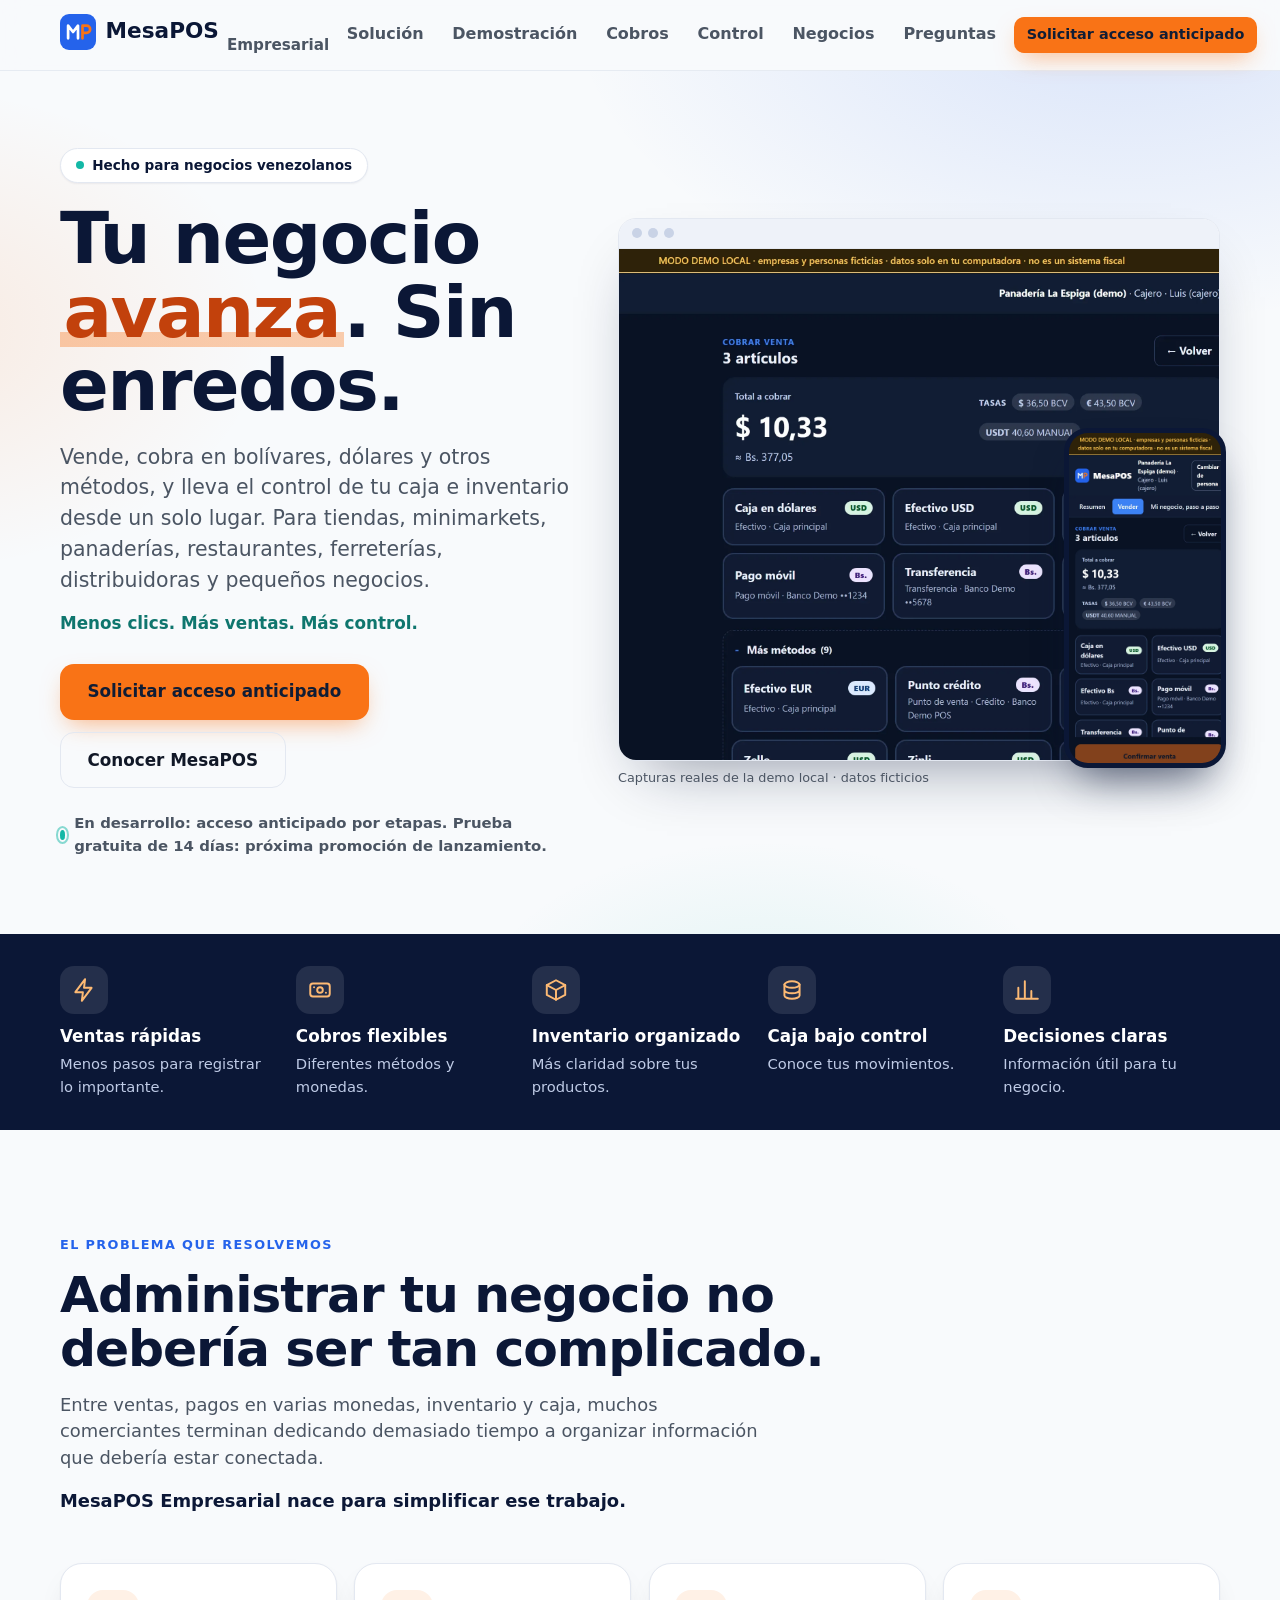
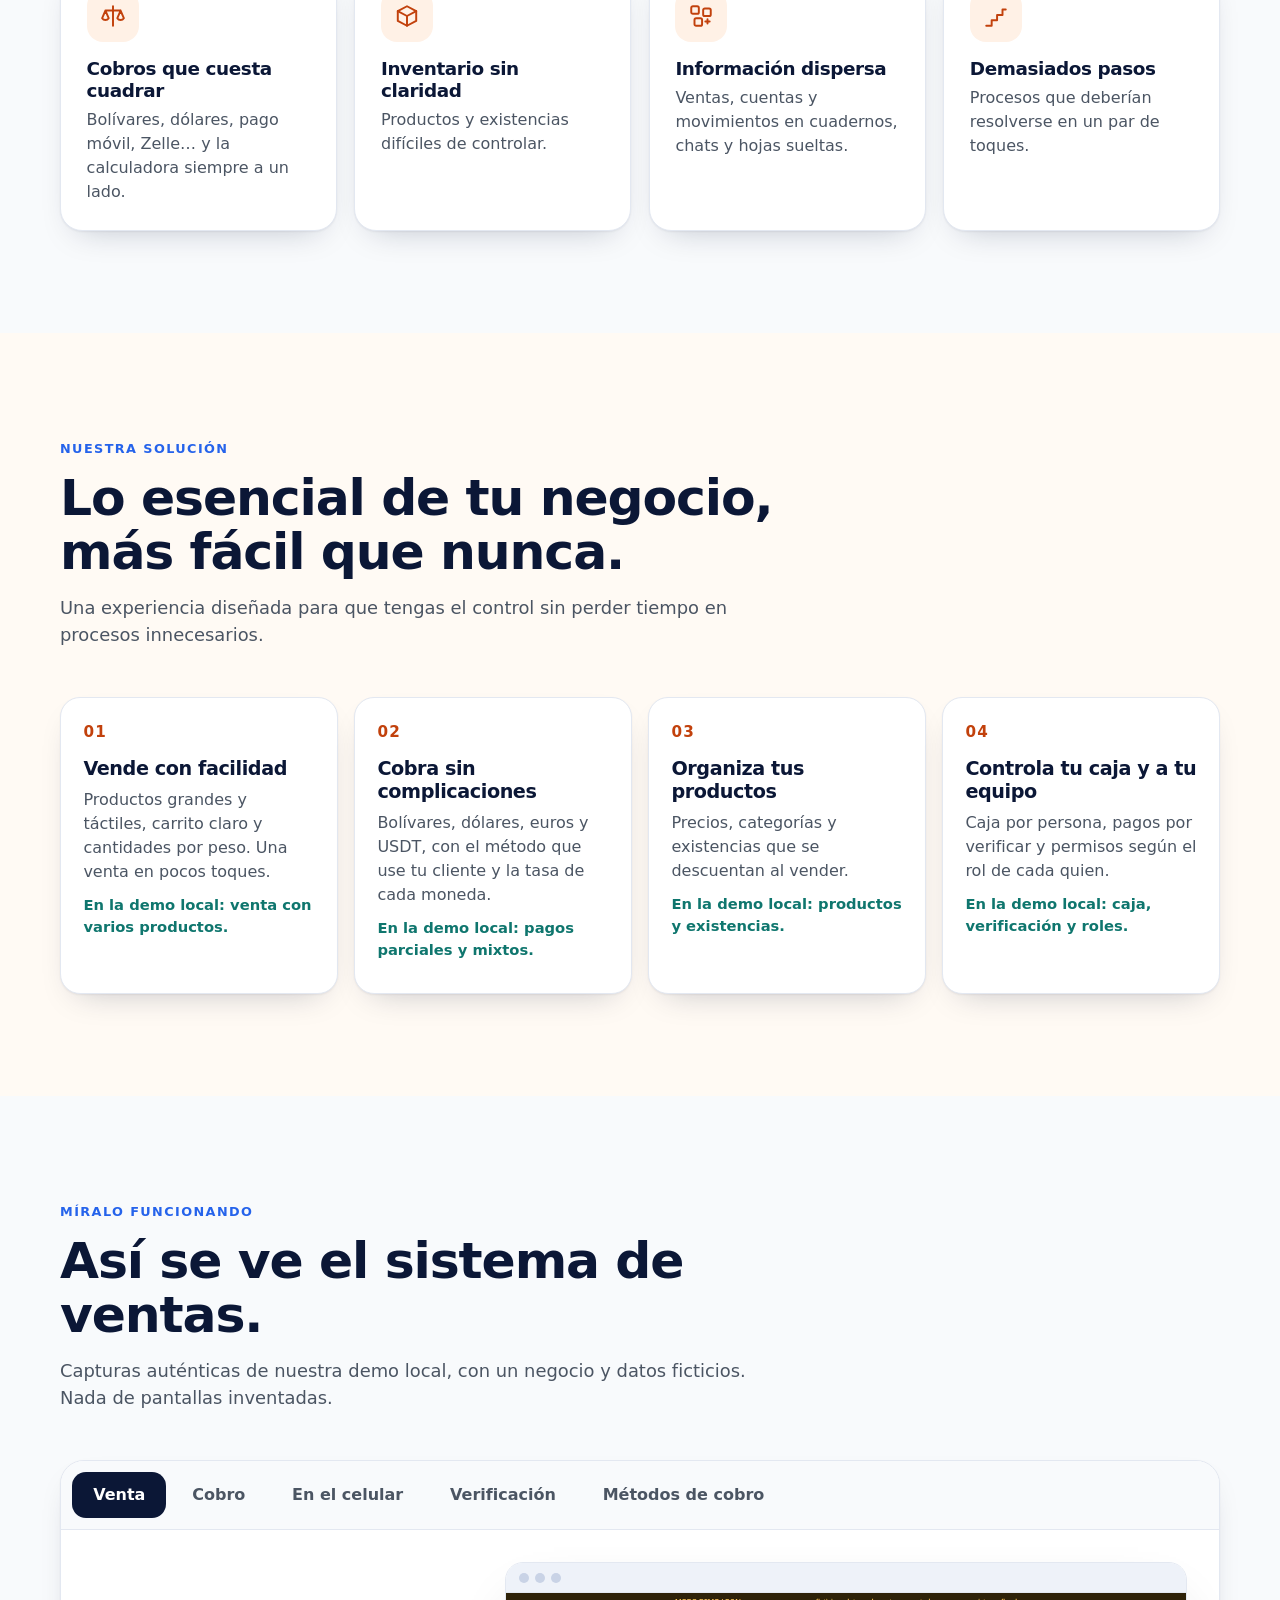
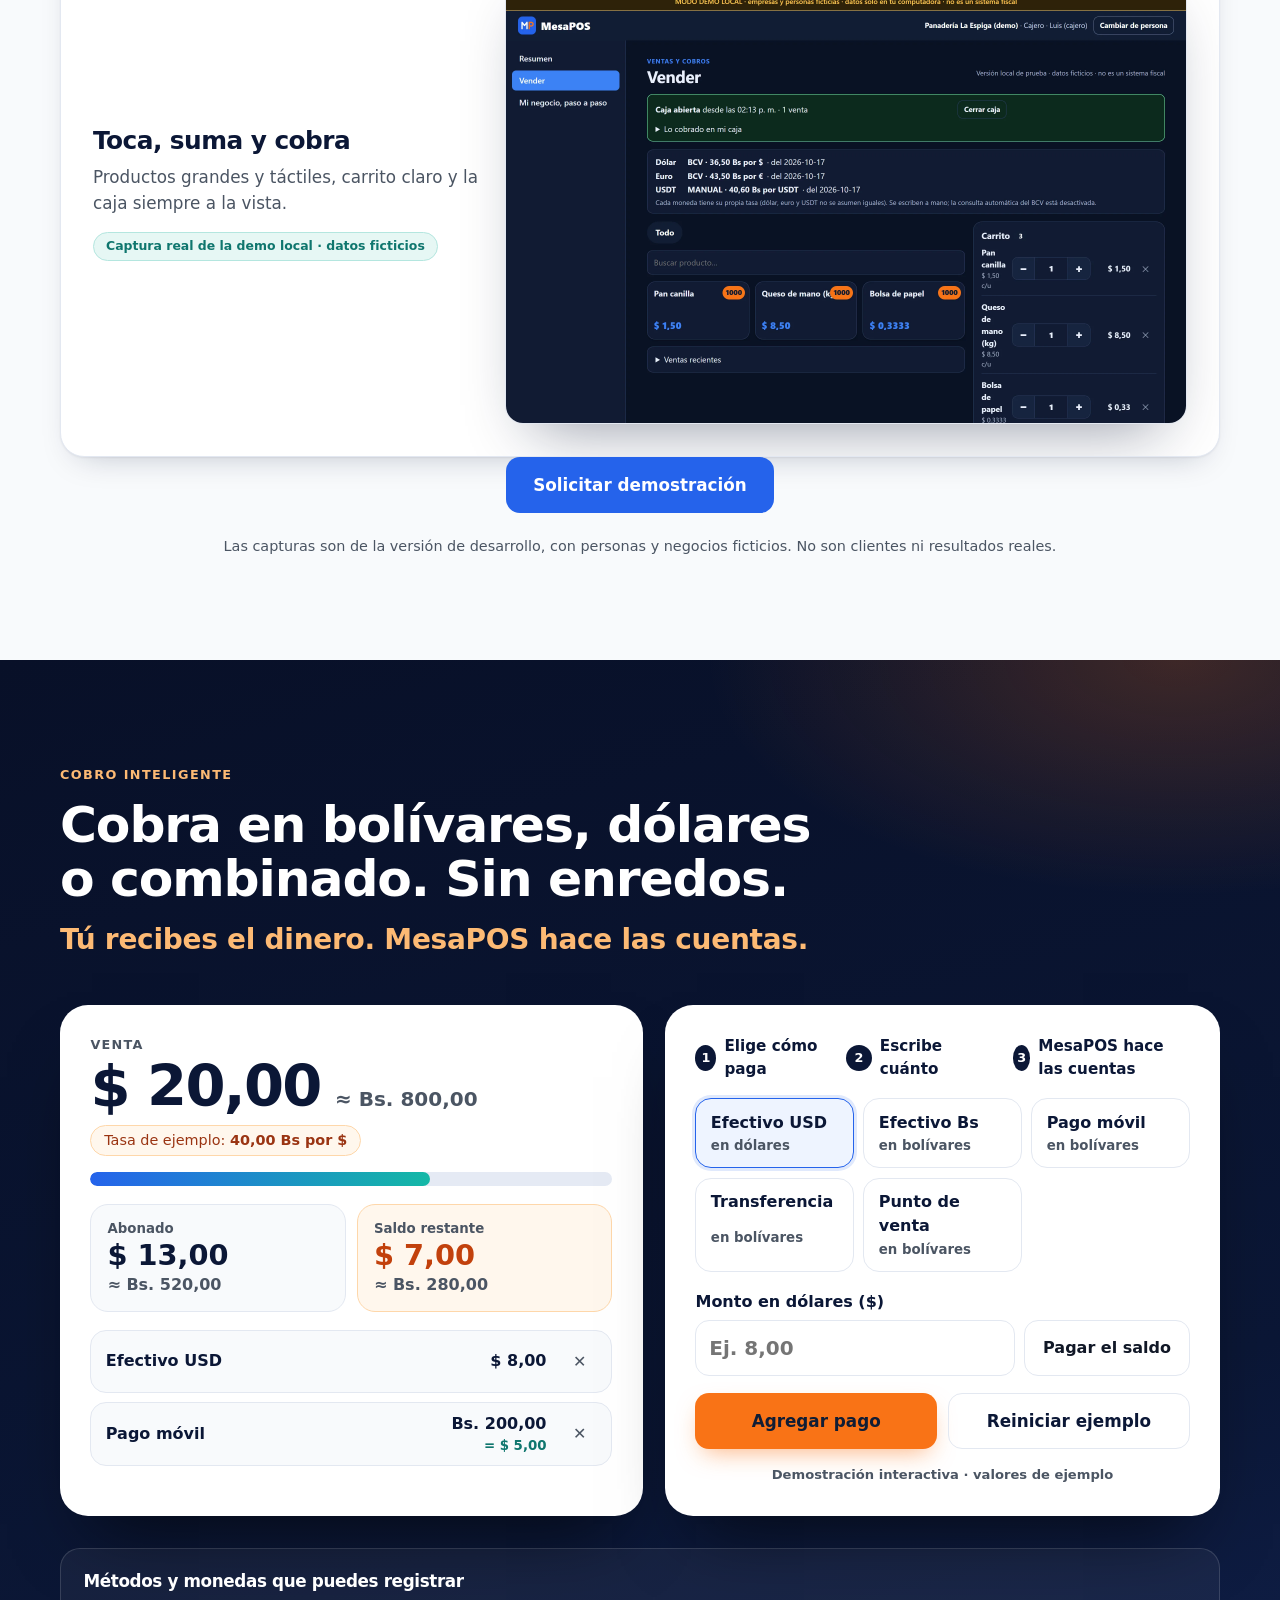
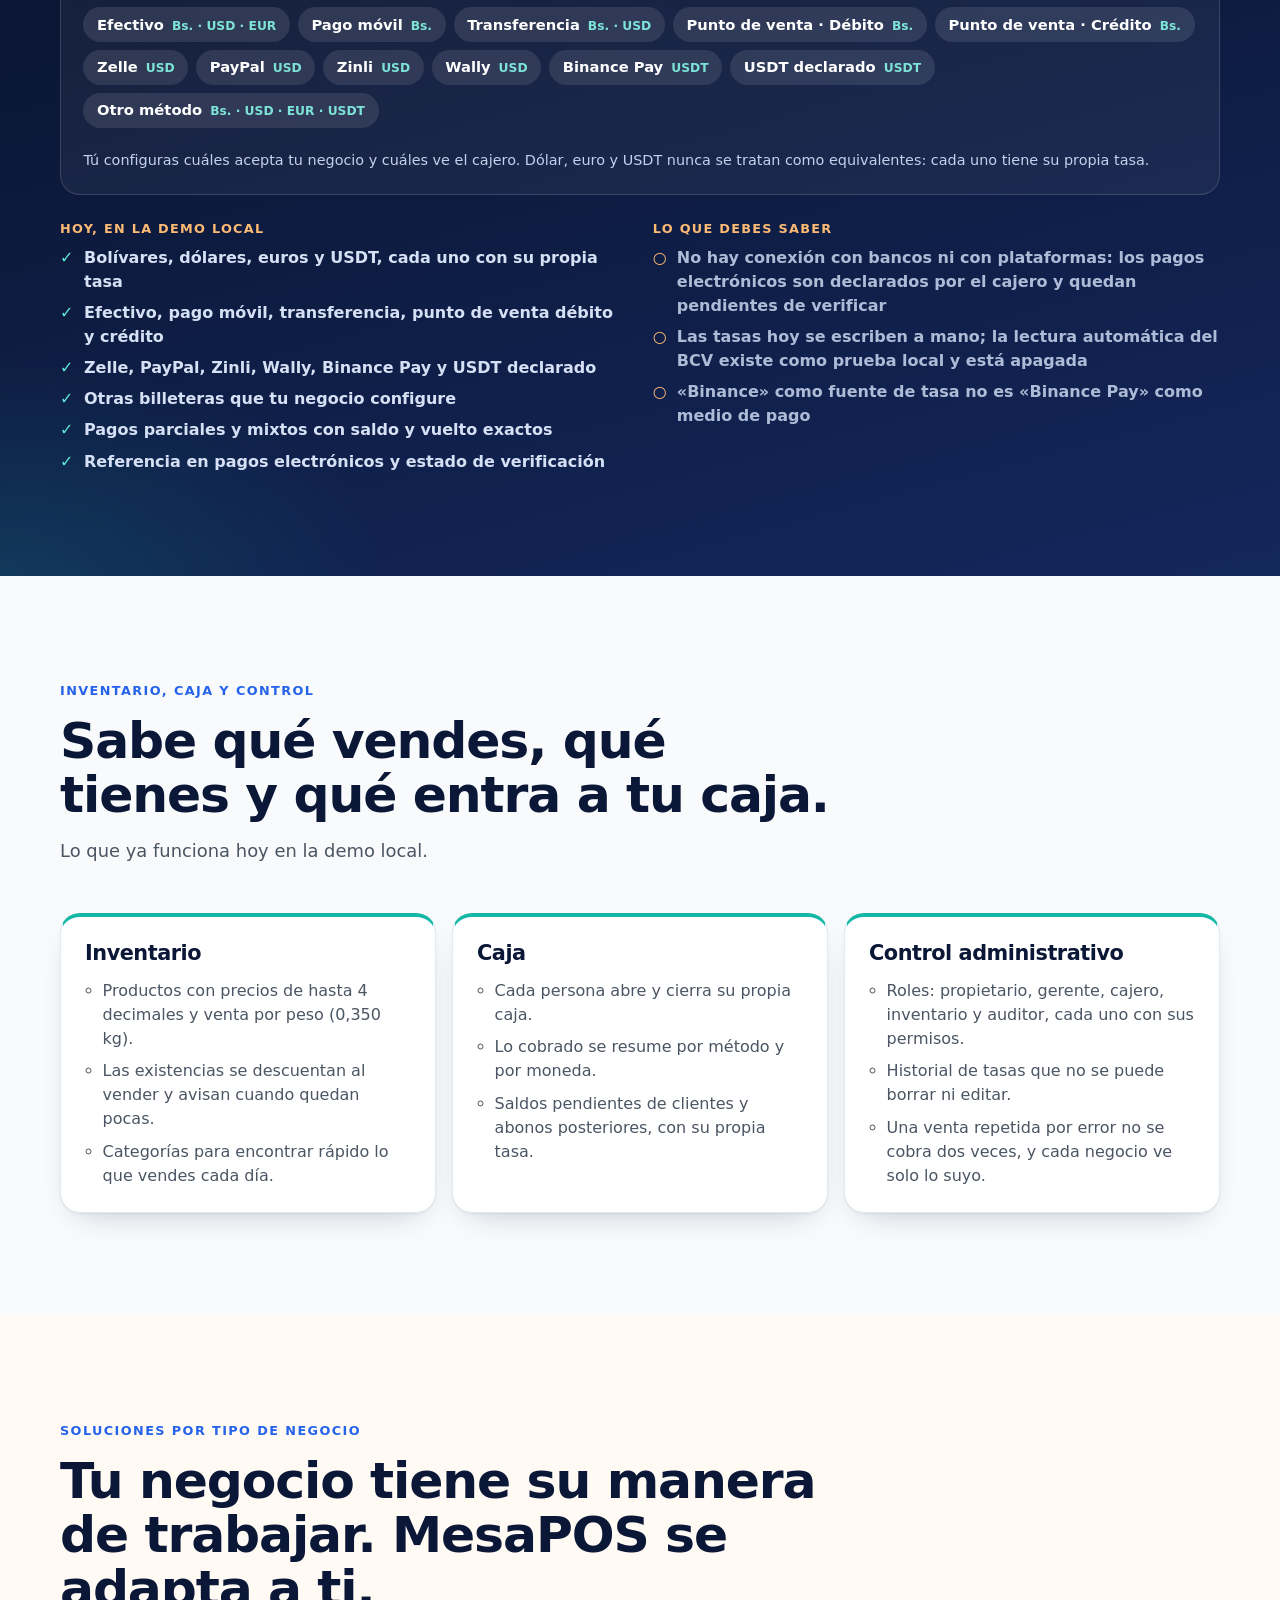
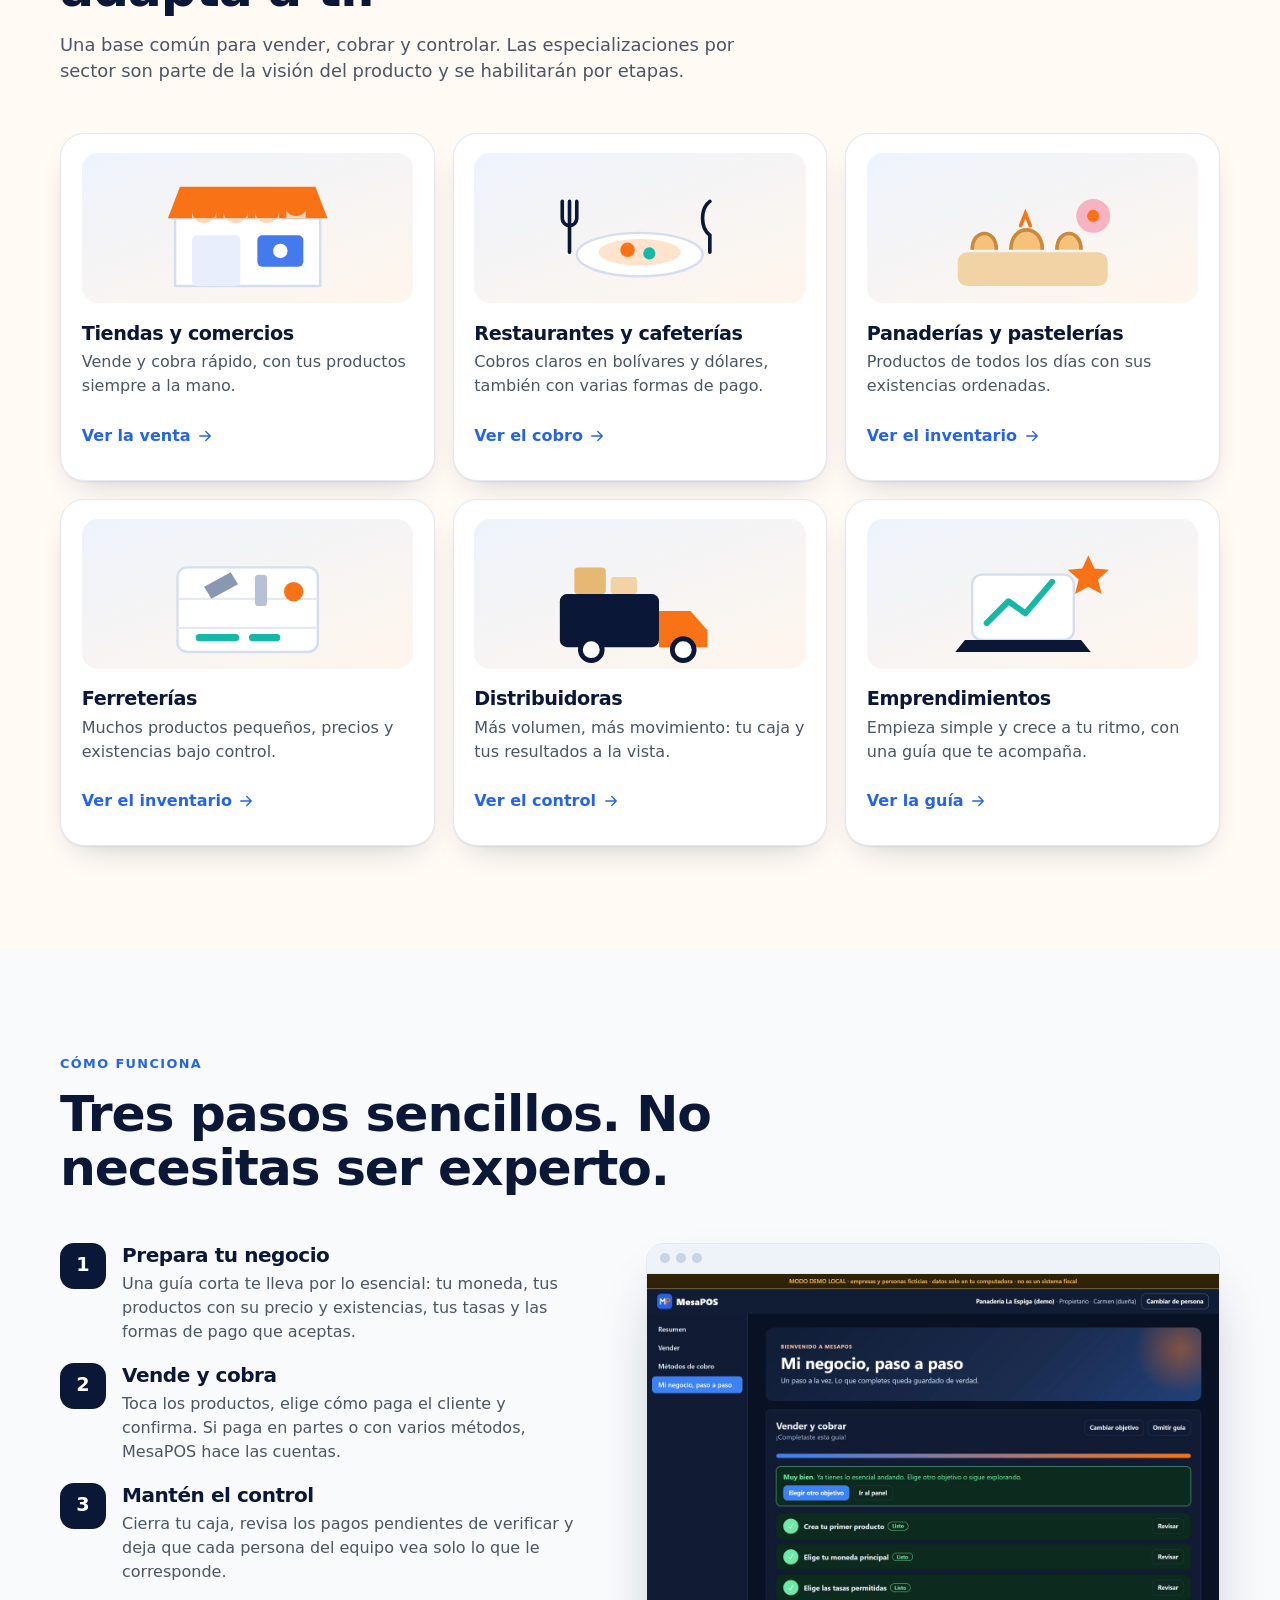
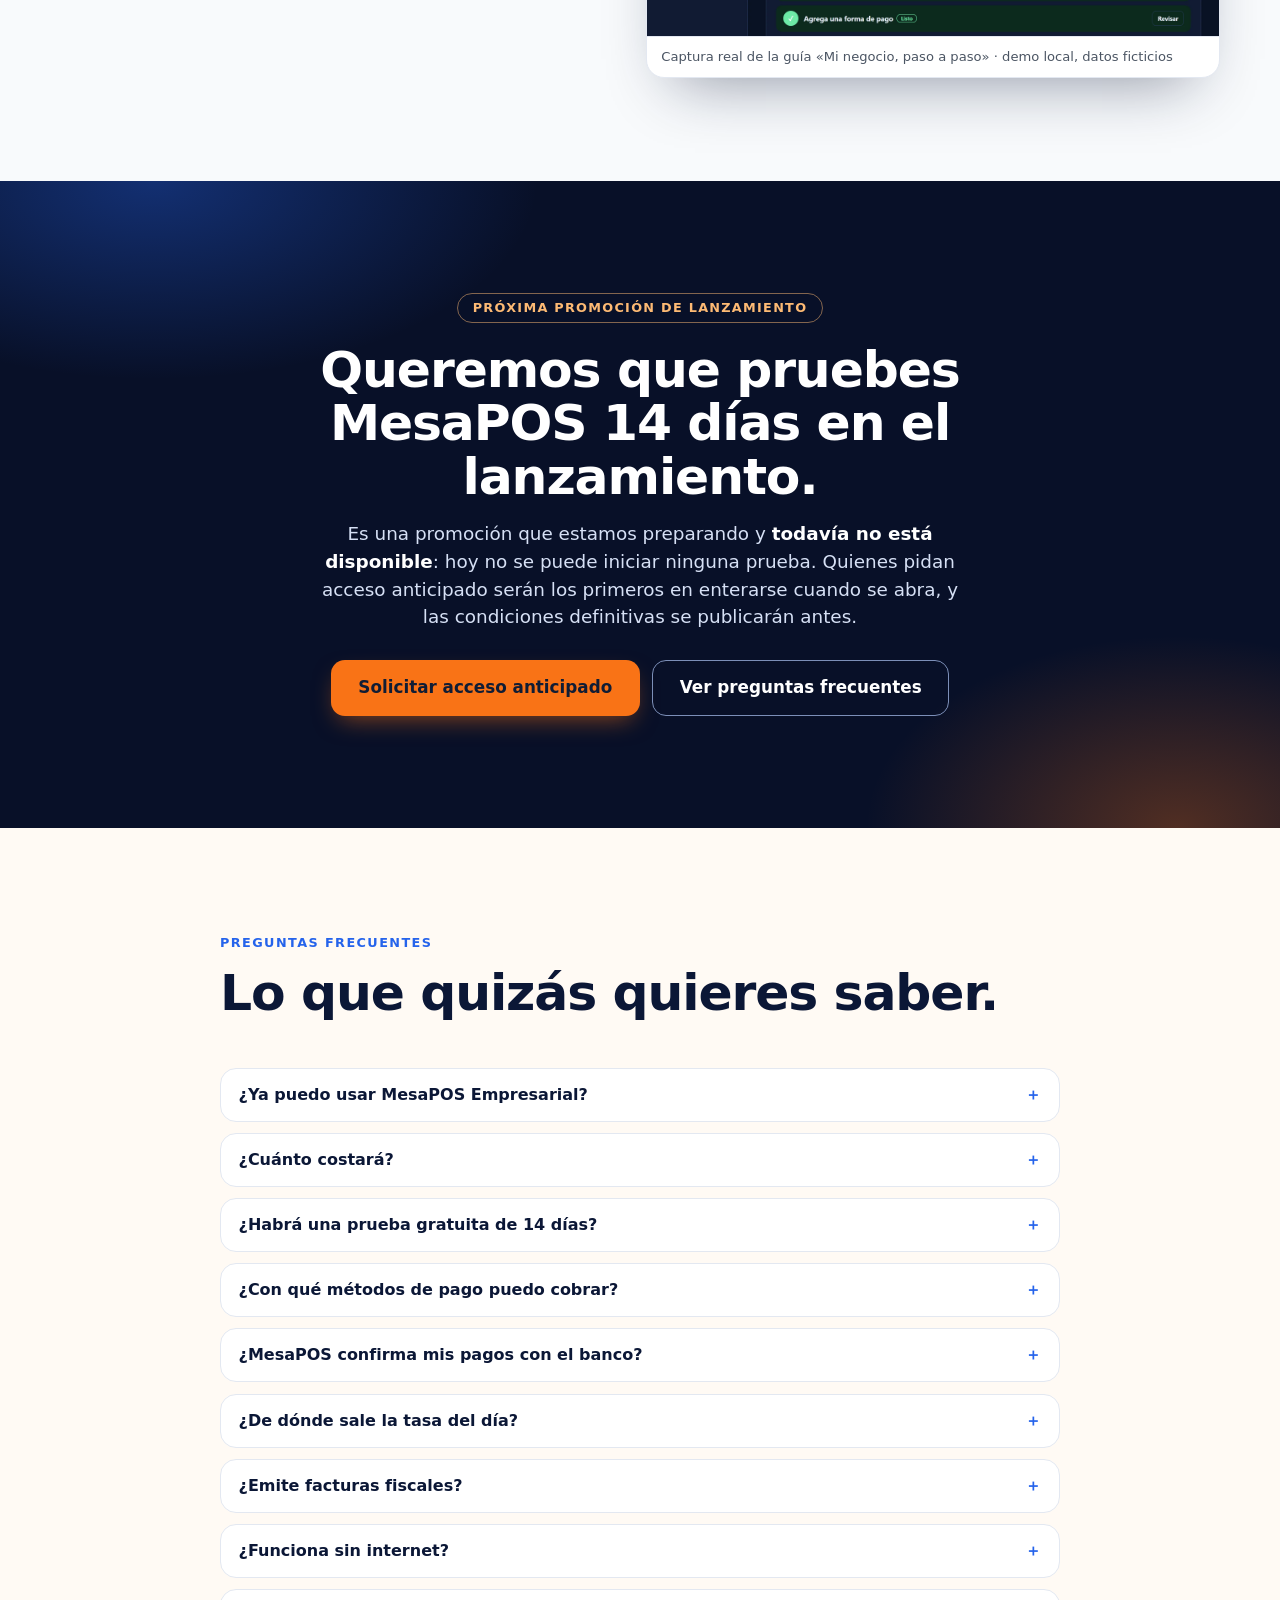
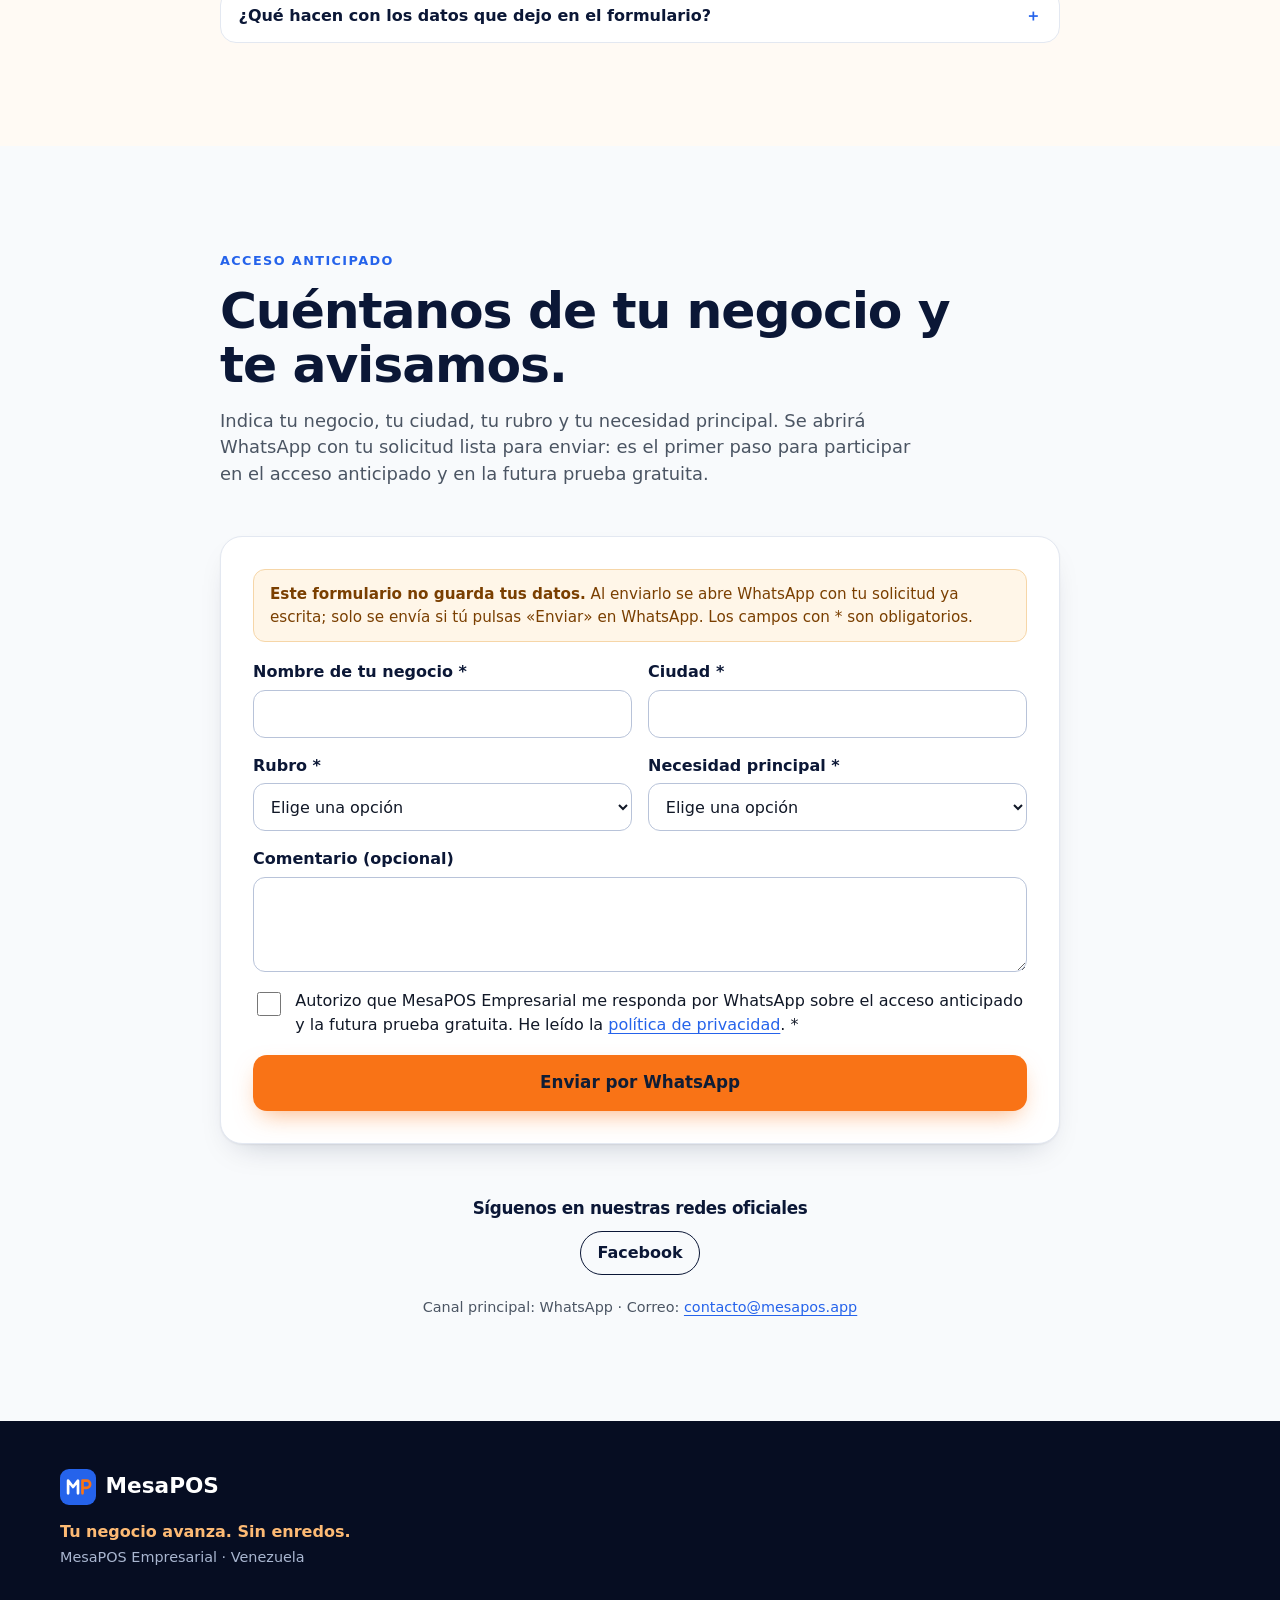
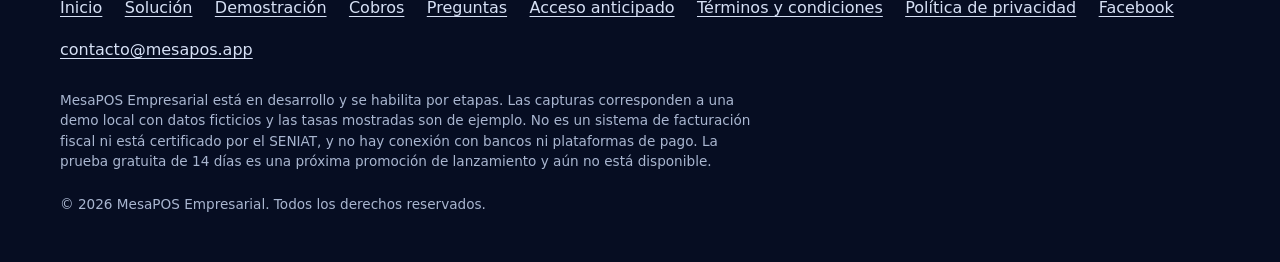
<file: index.html>
<!DOCTYPE html><html lang="es-VE"><head><meta charSet="utf-8"/><meta name="viewport" content="width=device-width, initial-scale=1"/><link rel="preload" href="/capturas/hero-cobro.webp" as="image" imageSizes="(max-width: 900px) 92vw, 640px" fetchPriority="high"/><link rel="preload" href="/capturas/cobro-movil.webp" as="image" imageSizes="(max-width: 900px) 36vw, 210px"/><link rel="preload" as="image" href="/capturas/ventas-escritorio.webp" imageSizes="(max-width: 900px) 92vw, 760px"/><link rel="stylesheet" href="/_next/static/chunks/2grje5zgykzhq.css" data-precedence="next"/><link rel="stylesheet" href="/_next/static/chunks/0acsvl7yqfuww.css" data-precedence="next"/><link rel="preload" as="script" fetchPriority="low" href="/_next/static/chunks/1x6obpmlu1_c2.js"/><script src="/_next/static/chunks/2r4s4h5xul1n-.js" async=""></script><script src="/_next/static/chunks/3dmm3v_fq28gc.js" async=""></script><script src="/_next/static/chunks/1ar3ax_-2xzvy.js" async=""></script><script src="/_next/static/chunks/turbopack-3-ry682tkyiqk.js" async=""></script><script src="/_next/static/chunks/0umf92h1sb77c.js" async=""></script><script src="/_next/static/chunks/3qw6smwdlsrg_.js" async=""></script><meta name="theme-color" content="#0b1736"/><title>MesaPOS Empresarial · Tu negocio avanza. Sin enredos.</title><meta name="description" content="MesaPOS Empresarial: vende, cobra en bolívares, dólares y otros métodos, y controla inventario y caja desde un solo lugar. Hecho para negocios venezolanos. Solicita acceso anticipado."/><meta name="robots" content="index, follow"/><link rel="canonical" href="https://www.mesapos.app/"/><meta property="og:title" content="MesaPOS Empresarial · Tu negocio avanza. Sin enredos."/><meta property="og:description" content="Menos clics. Más ventas. Más control. Solicita acceso anticipado."/><meta property="og:locale" content="es_VE"/><meta property="og:type" content="website"/><meta name="twitter:card" content="summary"/><meta name="twitter:title" content="MesaPOS Empresarial · Tu negocio avanza. Sin enredos."/><meta name="twitter:description" content="Menos clics. Más ventas. Más control. Solicita acceso anticipado."/><link rel="icon" href="/icon.svg?icon.1ijqc-39br2sw.svg" sizes="any" type="image/svg+xml"/><script src="/_next/static/chunks/0cz1d0mv5g_q7.js" noModule=""></script></head><body><div hidden=""><!--$--><!--/$--></div><div class="home-root"><a class="skip-link" href="#contenido">Saltar al contenido</a><header class="lp-top"><div class="lp-wrap lp-top-in"><div class="lp-brand"><a href="/" class="logo" aria-label="MesaPOS, inicio"><svg viewBox="0 0 40 40" role="img" aria-hidden="true"><rect width="40" height="40" rx="10" fill="#2563EB"></rect><path d="M9 27V13l5.5 7L20 13v14" fill="none" stroke="#fff" stroke-width="3" stroke-linecap="round" stroke-linejoin="round"></path><path d="M25 27V13h4.5a4 4 0 0 1 0 8H25" fill="none" stroke="#F97316" stroke-width="3" stroke-linecap="round" stroke-linejoin="round"></path></svg><span>MesaPOS</span></a><span class="lp-brand-sub">Empresarial</span></div><nav class="lp-nav" aria-label="Secciones"><a href="#solucion">Solución</a><a href="#demostracion">Demostración</a><a href="#cobros">Cobros</a><a href="#control">Control</a><a href="#negocios">Negocios</a><a href="#preguntas">Preguntas</a></nav><div class="lp-top-cta"><a href="https://wa.me/56964629963?text=Hola%2C%20quiero%20solicitar%20acceso%20anticipado%20a%20MesaPOS%20Empresarial.%20Me%20gustar%C3%ADa%20saber%20c%C3%B3mo%20puede%20ayudar%20a%20mi%20negocio." target="_blank" rel="noopener noreferrer" class="btn btn-cta btn-sm">Solicitar acceso anticipado</a><details class="lp-menu"><summary aria-label="Abrir menú de secciones"><span aria-hidden="true">☰</span></summary><nav aria-label="Secciones (móvil)"><a href="#solucion">Solución</a><a href="#demostracion">Demostración</a><a href="#cobros">Cobros</a><a href="#control">Control</a><a href="#negocios">Negocios</a><a href="#preguntas">Preguntas</a></nav></details></div></div></header><main id="contenido" tabindex="-1"><section class="lp-hero" aria-labelledby="hero-title"><div class="lp-wrap lp-hero-in"><div class="lp-hero-copy"><p class="lp-tag-top">Hecho para negocios venezolanos</p><h1 id="hero-title">Tu negocio <span class="lp-accent">avanza</span>. Sin enredos.</h1><p class="lp-lead">Vende, cobra en bolívares, dólares y otros métodos, y lleva el control de tu caja e inventario desde un solo lugar. Para tiendas, minimarkets, panaderías, restaurantes, ferreterías, distribuidoras y pequeños negocios.</p><p class="lp-motto">Menos clics. Más ventas. Más control.</p><div class="lp-cta-row"><a href="https://wa.me/56964629963?text=Hola%2C%20quiero%20solicitar%20acceso%20anticipado%20a%20MesaPOS%20Empresarial.%20Me%20gustar%C3%ADa%20saber%20c%C3%B3mo%20puede%20ayudar%20a%20mi%20negocio." target="_blank" rel="noopener noreferrer" class="btn btn-cta lp-btn-lg">Solicitar acceso anticipado</a><a href="#solucion" class="btn btn-ghost lp-btn-lg">Conocer MesaPOS</a></div><p class="lp-status-note"><span class="lp-pulse" aria-hidden="true"></span> En desarrollo: acceso anticipado por etapas. Prueba gratuita de 14 días: próxima promoción de lanzamiento.</p></div><div class="lp-hero-vis"><figure class="lp-frame lp-hero-desk"><div class="lp-frame-bar" aria-hidden="true"><i></i><i></i><i></i></div><img src="/capturas/hero-cobro.webp" alt="Pantalla de cobro de MesaPOS con el total, las tasas y los métodos de pago en distintas monedas" width="1760" height="1500" sizes="(max-width: 900px) 92vw, 640px" fetchPriority="high" decoding="async"/></figure><figure class="lp-phone"><img src="/capturas/cobro-movil.webp" alt="Pantalla de cobro de MesaPOS en un teléfono" width="780" height="1688" sizes="(max-width: 900px) 36vw, 210px" loading="eager" decoding="async"/></figure><p class="lp-vis-note">Capturas reales de la demo local · datos ficticios</p></div></div></section><section class="lp-strip" aria-label="Beneficios principales"><ul class="lp-wrap lp-strip-in"><li data-reveal="true"><span class="lp-strip-ico"><svg viewBox="0 0 24 24" aria-hidden="true" focusable="false" class="lp-ico"><path d="M13 2 4 14h7l-1 8 9-12h-7z"></path></svg></span><strong>Ventas rápidas</strong><small>Menos pasos para registrar lo importante.</small></li><li data-reveal="true"><span class="lp-strip-ico"><svg viewBox="0 0 24 24" aria-hidden="true" focusable="false" class="lp-ico"><rect x="3" y="6" width="18" height="12" rx="2.5"></rect><circle cx="12" cy="12" r="2.6"></circle><path d="M6.5 9.5v.01M17.5 14.5v.01"></path></svg></span><strong>Cobros flexibles</strong><small>Diferentes métodos y monedas.</small></li><li data-reveal="true"><span class="lp-strip-ico"><svg viewBox="0 0 24 24" aria-hidden="true" focusable="false" class="lp-ico"><path d="M3.5 7.5 12 3l8.5 4.5v9L12 21l-8.5-4.5z"></path><path d="M3.5 7.5 12 12l8.5-4.5M12 12v9"></path></svg></span><strong>Inventario organizado</strong><small>Más claridad sobre tus productos.</small></li><li data-reveal="true"><span class="lp-strip-ico"><svg viewBox="0 0 24 24" aria-hidden="true" focusable="false" class="lp-ico"><ellipse cx="12" cy="7" rx="7" ry="3"></ellipse><path d="M5 7v5c0 1.7 3.1 3 7 3s7-1.3 7-3V7M5 12v5c0 1.7 3.1 3 7 3s7-1.3 7-3v-5"></path></svg></span><strong>Caja bajo control</strong><small>Conoce tus movimientos.</small></li><li data-reveal="true"><span class="lp-strip-ico"><svg viewBox="0 0 24 24" aria-hidden="true" focusable="false" class="lp-ico"><path d="M4 20V10M10 20V4M16 20v-7M22 20H2"></path></svg></span><strong>Decisiones claras</strong><small>Información útil para tu negocio.</small></li></ul></section><section id="problema" class="lp-section" aria-labelledby="problem-title"><div class="lp-wrap"><div class="lp-head" data-reveal="true"><p class="lp-eyebrow">El problema que resolvemos</p><h2 id="problem-title">Administrar tu negocio no debería ser tan complicado.</h2><p class="lp-text">Entre ventas, pagos en varias monedas, inventario y caja, muchos comerciantes terminan dedicando demasiado tiempo a organizar información que debería estar conectada.</p><p class="lp-text lp-strong">MesaPOS Empresarial nace para simplificar ese trabajo.</p></div><ul class="lp-problems"><li class="lp-problem" data-reveal="true"><span class="lp-problem-ico"><svg viewBox="0 0 24 24" aria-hidden="true" focusable="false" class="lp-ico"><path d="M12 3v18M5 7h14M5 7l-3 7a3.5 3.5 0 0 0 6 0zM19 7l-3 7a3.5 3.5 0 0 0 6 0z"></path></svg></span><h3>Cobros que cuesta cuadrar</h3><p>Bolívares, dólares, pago móvil, Zelle… y la calculadora siempre a un lado.</p></li><li class="lp-problem" data-reveal="true"><span class="lp-problem-ico"><svg viewBox="0 0 24 24" aria-hidden="true" focusable="false" class="lp-ico"><path d="M3.5 7.5 12 3l8.5 4.5v9L12 21l-8.5-4.5z"></path><path d="M3.5 7.5 12 12l8.5-4.5M12 12v9"></path></svg></span><h3>Inventario sin claridad</h3><p>Productos y existencias difíciles de controlar.</p></li><li class="lp-problem" data-reveal="true"><span class="lp-problem-ico"><svg viewBox="0 0 24 24" aria-hidden="true" focusable="false" class="lp-ico"><rect x="3" y="3" width="7" height="7" rx="1.5"></rect><rect x="14" y="5" width="7" height="7" rx="1.5"></rect><rect x="6" y="14" width="7" height="7" rx="1.5"></rect><path d="M16 17h4M18 15v4"></path></svg></span><h3>Información dispersa</h3><p>Ventas, cuentas y movimientos en cuadernos, chats y hojas sueltas.</p></li><li class="lp-problem" data-reveal="true"><span class="lp-problem-ico"><svg viewBox="0 0 24 24" aria-hidden="true" focusable="false" class="lp-ico"><path d="M3 21h5v-5h5v-5h5V6h3"></path></svg></span><h3>Demasiados pasos</h3><p>Procesos que deberían resolverse en un par de toques.</p></li></ul></div></section><section id="solucion" class="lp-section lp-warm" aria-labelledby="sol-title"><div class="lp-wrap"><div class="lp-head" data-reveal="true"><p class="lp-eyebrow">Nuestra solución</p><h2 id="sol-title">Lo esencial de tu negocio, más fácil que nunca.</h2><p class="lp-text">Una experiencia diseñada para que tengas el control sin perder tiempo en procesos innecesarios.</p></div><ul class="lp-sol"><li class="lp-sol-card" data-reveal="true"><span class="lp-num">01</span><h3>Vende con facilidad</h3><p>Productos grandes y táctiles, carrito claro y cantidades por peso. Una venta en pocos toques.</p><p class="lp-mod-state">En la demo local: venta con varios productos.</p></li><li class="lp-sol-card" data-reveal="true"><span class="lp-num">02</span><h3>Cobra sin complicaciones</h3><p>Bolívares, dólares, euros y USDT, con el método que use tu cliente y la tasa de cada moneda.</p><p class="lp-mod-state">En la demo local: pagos parciales y mixtos.</p></li><li class="lp-sol-card" data-reveal="true"><span class="lp-num">03</span><h3>Organiza tus productos</h3><p>Precios, categorías y existencias que se descuentan al vender.</p><p class="lp-mod-state">En la demo local: productos y existencias.</p></li><li class="lp-sol-card" data-reveal="true"><span class="lp-num">04</span><h3>Controla tu caja y a tu equipo</h3><p>Caja por persona, pagos por verificar y permisos según el rol de cada quien.</p><p class="lp-mod-state">En la demo local: caja, verificación y roles.</p></li></ul></div></section><section id="demostracion" class="lp-section" aria-labelledby="show-title"><div class="lp-wrap"><div class="lp-head" data-reveal="true"><p class="lp-eyebrow">Míralo funcionando</p><h2 id="show-title">Así se ve el sistema de ventas.</h2><p class="lp-text">Capturas auténticas de nuestra demo local, con un negocio y datos ficticios. Nada de pantallas inventadas.</p></div><div data-reveal="true"><div class="lp-shots"><div role="tablist" aria-label="Capturas de MesaPOS" class="lp-tabs"><button role="tab" id="shot-tab-venta" type="button" aria-selected="true" aria-controls="shot-panel-venta" tabindex="0" class="lp-tab">Venta</button><button role="tab" id="shot-tab-cobro" type="button" aria-selected="false" aria-controls="shot-panel-cobro" tabindex="-1" class="lp-tab">Cobro</button><button role="tab" id="shot-tab-movil" type="button" aria-selected="false" aria-controls="shot-panel-movil" tabindex="-1" class="lp-tab">En el celular</button><button role="tab" id="shot-tab-verificacion" type="button" aria-selected="false" aria-controls="shot-panel-verificacion" tabindex="-1" class="lp-tab">Verificación</button><button role="tab" id="shot-tab-metodos" type="button" aria-selected="false" aria-controls="shot-panel-metodos" tabindex="-1" class="lp-tab">Métodos de cobro</button></div><div role="tabpanel" id="shot-panel-venta" aria-labelledby="shot-tab-venta" tabindex="0" class="lp-shot lp-shot-desktop"><div class="lp-shot-copy"><h3>Toca, suma y cobra</h3><p>Productos grandes y táctiles, carrito claro y la caja siempre a la vista.</p><span class="lp-badge lp-badge-real">Captura real de la demo local · datos ficticios</span></div><figure class="lp-frame"><div class="lp-frame-bar" aria-hidden="true"><i></i><i></i><i></i></div><img src="/capturas/ventas-escritorio.webp" alt="Pantalla de venta de MesaPOS con productos, carrito con tres artículos, caja abierta y las tasas del día" width="2720" height="1720" sizes="(max-width: 900px) 92vw, 760px" loading="eager" decoding="async"/></figure></div><div role="tabpanel" id="shot-panel-cobro" aria-labelledby="shot-tab-cobro" tabindex="0" hidden="" class="lp-shot lp-shot-desktop"><div class="lp-shot-copy"><h3>Cobros mixtos sin calculadora</h3><p>Zelle por una parte y pago móvil por el saldo: cada pago con su moneda, su tasa, su referencia y su estado. Abonado y saldo, al centavo.</p><span class="lp-badge lp-badge-real">Captura real de la demo local · datos ficticios</span></div><figure class="lp-frame"><div class="lp-frame-bar" aria-hidden="true"><i></i><i></i><i></i></div><img src="/capturas/cobro-escritorio.webp" alt="Pantalla de cobro con métodos en bolívares, dólares, euros y USDT, dos pagos agregados pendientes de verificar y el total cubierto" width="2720" height="3000" sizes="(max-width: 900px) 92vw, 760px" loading="lazy" decoding="async"/></figure></div><div role="tabpanel" id="shot-panel-movil" aria-labelledby="shot-tab-movil" tabindex="0" hidden="" class="lp-shot lp-shot-mobile"><div class="lp-shot-copy"><h3>Pensado también para el celular</h3><p>Los métodos principales quedan a la vista y el resto en «Más métodos».</p><span class="lp-badge lp-badge-real">Captura real de la demo local · datos ficticios</span></div><figure class="lp-frame"><div class="lp-frame-bar" aria-hidden="true"><i></i><i></i><i></i></div><img src="/capturas/cobro-movil.webp" alt="Pantalla de cobro en un teléfono con botones grandes de métodos de pago y la sección Más métodos desplegada" width="780" height="1688" sizes="(max-width: 900px) 92vw, 760px" loading="lazy" decoding="async"/></figure></div><div role="tabpanel" id="shot-panel-verificacion" aria-labelledby="shot-tab-verificacion" tabindex="0" hidden="" class="lp-shot lp-shot-desktop"><div class="lp-shot-copy"><h3>Registrado no es lo mismo que confirmado</h3><p>Un pago electrónico declarado queda pendiente de verificar. Otra persona con permiso lo verifica o lo rechaza, con motivo.</p><span class="lp-badge lp-badge-real">Captura real de la demo local · datos ficticios</span></div><figure class="lp-frame"><div class="lp-frame-bar" aria-hidden="true"><i></i><i></i><i></i></div><img src="/capturas/verificar-escritorio.webp" alt="Panel de pagos por verificar con dos pagos pendientes y botones para verificar o rechazar" width="2720" height="1720" sizes="(max-width: 900px) 92vw, 760px" loading="lazy" decoding="async"/></figure></div><div role="tabpanel" id="shot-panel-metodos" aria-labelledby="shot-tab-metodos" tabindex="0" hidden="" class="lp-shot lp-shot-desktop"><div class="lp-shot-copy"><h3>Tú decides qué acepta tu negocio</h3><p>Métodos principales, «Más métodos», tope por pago, referencia obligatoria y lo que ve cada cajero.</p><span class="lp-badge lp-badge-real">Captura real de la demo local · datos ficticios</span></div><figure class="lp-frame"><div class="lp-frame-bar" aria-hidden="true"><i></i><i></i><i></i></div><img src="/capturas/metodos-escritorio.webp" alt="Pantalla de configuración de métodos de cobro con botones principales y más métodos" width="2720" height="1720" sizes="(max-width: 900px) 92vw, 760px" loading="lazy" decoding="async"/></figure></div></div></div><div class="lp-cta-row lp-center" data-reveal="true"><a href="https://wa.me/56964629963?text=Hola%2C%20quiero%20solicitar%20una%20demostraci%C3%B3n%20de%20MesaPOS%20Empresarial%20para%20mi%20negocio." target="_blank" rel="noopener noreferrer" class="btn btn-primary lp-btn-lg">Solicitar demostración</a></div><p class="lp-fine" data-reveal="true">Las capturas son de la versión de desarrollo, con personas y negocios ficticios. No son clientes ni resultados reales.</p></div></section><section id="cobros" class="lp-section lp-dark" aria-labelledby="pay-title"><div class="lp-wrap"><div class="lp-head" data-reveal="true"><p class="lp-eyebrow lp-eyebrow-light">Cobro inteligente</p><h2 id="pay-title">Cobra en bolívares, dólares o combinado. Sin enredos.</h2><p class="lp-charge-promise">Tú recibes el dinero. MesaPOS hace las cuentas.</p></div><div data-reveal="true"><div class="lp-charge"><div class="lp-charge-sale" aria-label="Venta de ejemplo"><p class="lp-charge-kicker">Venta</p><p class="lp-charge-total"><strong>$ 20,00</strong><span>≈ <!-- -->Bs. 800,00</span></p><p class="lp-charge-rate">Tasa de ejemplo: <b>40,00<!-- --> Bs por $</b></p><progress class="lp-progress lp-charge-bar" value="65" max="100" aria-label="Abonado: 65 por ciento de la venta">65</progress><div class="lp-charge-figs" aria-live="polite" aria-atomic="true"><div><small>Abonado</small><strong>$ 13,00</strong><span>≈ <!-- -->Bs. 520,00</span></div><div class="is-pending"><small>Saldo restante</small><strong>$ 7,00</strong><span>≈ <!-- -->Bs. 280,00</span></div></div><ul class="lp-charge-list" aria-label="Pagos agregados"><li><span class="lp-charge-chip">Efectivo USD</span><span class="lp-charge-amt">$ 8,00</span><button type="button" class="lp-charge-x" aria-label="Quitar el pago de Efectivo USD">✕</button></li><li><span class="lp-charge-chip">Pago móvil</span><span class="lp-charge-amt">Bs. 200,00<small>= <!-- -->$ 5,00</small></span><button type="button" class="lp-charge-x" aria-label="Quitar el pago de Pago móvil">✕</button></li></ul></div><form class="lp-charge-form" noValidate=""><ol class="lp-charge-steps"><li><span>1</span> Elige cómo paga</li><li><span>2</span> Escribe cuánto</li><li><span>3</span> MesaPOS hace las cuentas</li></ol><div role="radiogroup" aria-label="Forma de pago" class="lp-charge-methods"><button type="button" role="radio" aria-checked="true" class="lp-charge-method is-on"><b>Efectivo USD</b><small>en dólares</small></button><button type="button" role="radio" aria-checked="false" class="lp-charge-method"><b>Efectivo Bs</b><small>en bolívares</small></button><button type="button" role="radio" aria-checked="false" class="lp-charge-method"><b>Pago móvil</b><small>en bolívares</small></button><button type="button" role="radio" aria-checked="false" class="lp-charge-method"><b>Transferencia</b><small>en bolívares</small></button><button type="button" role="radio" aria-checked="false" class="lp-charge-method"><b>Punto de venta</b><small>en bolívares</small></button></div><label for="_R_9javb_-amt" class="lp-charge-label">Monto en <!-- -->dólares ($)</label><div class="lp-charge-row"><input id="_R_9javb_-amt" class="input lp-charge-input" inputMode="decimal" autoComplete="off" placeholder="Ej. 8,00" value=""/><button type="button" class="btn btn-ghost lp-charge-fill">Pagar el saldo</button></div><div class="lp-charge-actions"><button type="submit" class="btn btn-cta lp-btn-lg">Agregar pago</button><button type="button" class="btn btn-ghost lp-btn-lg lp-charge-reset">Reiniciar ejemplo</button></div><p class="lp-charge-note">Demostración interactiva · valores de ejemplo</p></form></div></div><div class="lp-methods" data-reveal="true"><h3>Métodos y monedas que puedes registrar</h3><ul class="lp-method-chips"><li><span>Efectivo</span><small>Bs. · USD · EUR</small></li><li><span>Pago móvil</span><small>Bs.</small></li><li><span>Transferencia</span><small>Bs. · USD</small></li><li><span>Punto de venta · Débito</span><small>Bs.</small></li><li><span>Punto de venta · Crédito</span><small>Bs.</small></li><li><span>Zelle</span><small>USD</small></li><li><span>PayPal</span><small>USD</small></li><li><span>Zinli</span><small>USD</small></li><li><span>Wally</span><small>USD</small></li><li><span>Binance Pay</span><small>USDT</small></li><li><span>USDT declarado</span><small>USDT</small></li><li><span>Otro método</span><small>Bs. · USD · EUR · USDT</small></li></ul><p class="lp-fine lp-fine-light">Tú configuras cuáles acepta tu negocio y cuáles ve el cajero. Dólar, euro y USDT nunca se tratan como equivalentes: cada uno tiene su propia tasa.</p></div><div class="lp-charge-status" data-reveal="true"><div><h3>Hoy, en la demo local</h3><ul><li>Bolívares, dólares, euros y USDT, cada uno con su propia tasa</li><li>Efectivo, pago móvil, transferencia, punto de venta débito y crédito</li><li>Zelle, PayPal, Zinli, Wally, Binance Pay y USDT declarado</li><li>Otras billeteras que tu negocio configure</li><li>Pagos parciales y mixtos con saldo y vuelto exactos</li><li>Referencia en pagos electrónicos y estado de verificación</li></ul></div><div><h3>Lo que debes saber</h3><ul><li>No hay conexión con bancos ni con plataformas: los pagos electrónicos son declarados por el cajero y quedan pendientes de verificar</li><li>Las tasas hoy se escriben a mano; la lectura automática del BCV existe como prueba local y está apagada</li><li>«Binance» como fuente de tasa no es «Binance Pay» como medio de pago</li></ul></div></div></div></section><section id="control" class="lp-section" aria-labelledby="ctl-title"><div class="lp-wrap"><div class="lp-head" data-reveal="true"><p class="lp-eyebrow">Inventario, caja y control</p><h2 id="ctl-title">Sabe qué vendes, qué tienes y qué entra a tu caja.</h2><p class="lp-text">Lo que ya funciona hoy en la demo local.</p></div><ul class="lp-control"><li class="lp-control-card" data-reveal="true"><h3>Inventario</h3><ul><li>Productos con precios de hasta 4 decimales y venta por peso (0,350 kg).</li><li>Las existencias se descuentan al vender y avisan cuando quedan pocas.</li><li>Categorías para encontrar rápido lo que vendes cada día.</li></ul></li><li class="lp-control-card" data-reveal="true"><h3>Caja</h3><ul><li>Cada persona abre y cierra su propia caja.</li><li>Lo cobrado se resume por método y por moneda.</li><li>Saldos pendientes de clientes y abonos posteriores, con su propia tasa.</li></ul></li><li class="lp-control-card" data-reveal="true"><h3>Control administrativo</h3><ul><li>Roles: propietario, gerente, cajero, inventario y auditor, cada uno con sus permisos.</li><li>Historial de tasas que no se puede borrar ni editar.</li><li>Una venta repetida por error no se cobra dos veces, y cada negocio ve solo lo suyo.</li></ul></li></ul></div></section><section id="negocios" class="lp-section lp-warm" aria-labelledby="biz-title"><div class="lp-wrap"><div class="lp-head" data-reveal="true"><p class="lp-eyebrow">Soluciones por tipo de negocio</p><h2 id="biz-title">Tu negocio tiene su manera de trabajar. MesaPOS se adapta a ti.</h2><p class="lp-text">Una base común para vender, cobrar y controlar. Las especializaciones por sector son parte de la visión del producto y se habilitarán por etapas.</p></div><ul class="lp-biz"><li class="lp-biz-card" data-reveal="true"><svg viewBox="0 0 160 124" aria-hidden="true" focusable="false" class="lp-art-biz"><path d="M20 54h120v56H20z" fill="#fff" stroke="#D6DEEE" stroke-width="2"></path><path d="M14 54l10-26h112l10 26z" fill="#F97316"></path><path d="M34 54v-6a10 10 0 0 0 20 0v6M60 54v-6a10 10 0 0 0 20 0v6M86 54v-6a10 10 0 0 0 20 0v6M112 54v-6a10 10 0 0 0 16 0v6" fill="#FFD7B8"></path><rect x="34" y="68" width="40" height="42" rx="4" fill="#E8EEFB"></rect><rect x="88" y="68" width="38" height="26" rx="4" fill="#2563EB" opacity="0.85"></rect><circle cx="107" cy="81" r="6" fill="#fff"></circle></svg><h3>Tiendas y comercios</h3><p>Vende y cobra rápido, con tus productos siempre a la mano.</p><a href="#demostracion" class="lp-link">Ver la venta<!-- --> <span aria-hidden="true"><svg viewBox="0 0 24 24" aria-hidden="true" focusable="false" class="lp-ico"><path d="M5 12h14M13 6l6 6-6 6"></path></svg></span></a></li><li class="lp-biz-card" data-reveal="true"><svg viewBox="0 0 160 124" aria-hidden="true" focusable="false" class="lp-art-biz"><ellipse cx="80" cy="84" rx="52" ry="18" fill="#fff" stroke="#D6DEEE" stroke-width="2"></ellipse><ellipse cx="80" cy="82" rx="34" ry="11" fill="#FFE3CC"></ellipse><circle cx="70" cy="80" r="6" fill="#F97316"></circle><circle cx="88" cy="83" r="5" fill="#14B8A6"></circle><path d="M22 40v42M16 40v14a6 6 0 0 0 12 0V40" stroke="#0B1736" stroke-width="3" stroke-linecap="round" fill="none"></path><path d="M138 40c-8 6-8 22 0 28v14" stroke="#0B1736" stroke-width="3" stroke-linecap="round" fill="none"></path></svg><h3>Restaurantes y cafeterías</h3><p>Cobros claros en bolívares y dólares, también con varias formas de pago.</p><a href="#cobros" class="lp-link">Ver el cobro<!-- --> <span aria-hidden="true"><svg viewBox="0 0 24 24" aria-hidden="true" focusable="false" class="lp-ico"><path d="M5 12h14M13 6l6 6-6 6"></path></svg></span></a></li><li class="lp-biz-card" data-reveal="true"><svg viewBox="0 0 160 124" aria-hidden="true" focusable="false" class="lp-art-biz"><rect x="18" y="82" width="124" height="28" rx="8" fill="#F1D3A6"></rect><path d="M30 80c0-18 20-18 20 0M62 80c0-22 26-22 26 0M100 80c0-18 20-18 20 0" fill="#F6C27A" stroke="#C98A3B" stroke-width="3"></path><path d="M70 60l4-10 4 10" stroke="#F97316" stroke-width="3" stroke-linecap="round" fill="none"></path><circle cx="130" cy="52" r="14" fill="#F7B2C4"></circle><circle cx="130" cy="52" r="5" fill="#F97316"></circle></svg><h3>Panaderías y pastelerías</h3><p>Productos de todos los días con sus existencias ordenadas.</p><a href="#control" class="lp-link">Ver el inventario<!-- --> <span aria-hidden="true"><svg viewBox="0 0 24 24" aria-hidden="true" focusable="false" class="lp-ico"><path d="M5 12h14M13 6l6 6-6 6"></path></svg></span></a></li><li class="lp-biz-card" data-reveal="true"><svg viewBox="0 0 160 124" aria-hidden="true" focusable="false" class="lp-art-biz"><rect x="22" y="40" width="116" height="70" rx="8" fill="#fff" stroke="#D6DEEE" stroke-width="2"></rect><path d="M22 66h116M22 90h116" stroke="#E5E9F2" stroke-width="2"></path><path d="M44 56l22-12 6 10-22 12z" fill="#8A97B2"></path><rect x="86" y="46" width="10" height="26" rx="3" fill="#B6C0D6"></rect><circle cx="118" cy="60" r="8" fill="#F97316"></circle><path d="M40 98h30M84 98h20" stroke="#14B8A6" stroke-width="6" stroke-linecap="round"></path></svg><h3>Ferreterías</h3><p>Muchos productos pequeños, precios y existencias bajo control.</p><a href="#control" class="lp-link">Ver el inventario<!-- --> <span aria-hidden="true"><svg viewBox="0 0 24 24" aria-hidden="true" focusable="false" class="lp-ico"><path d="M5 12h14M13 6l6 6-6 6"></path></svg></span></a></li><li class="lp-biz-card" data-reveal="true"><svg viewBox="0 0 160 124" aria-hidden="true" focusable="false" class="lp-art-biz"><rect x="14" y="62" width="82" height="44" rx="6" fill="#0B1736"></rect><path d="M96 76h26l14 16v14H96z" fill="#F97316"></path><circle cx="40" cy="108" r="9" fill="#fff" stroke="#0B1736" stroke-width="4"></circle><circle cx="116" cy="108" r="9" fill="#fff" stroke="#0B1736" stroke-width="4"></circle><rect x="26" y="40" width="26" height="22" rx="3" fill="#E6B873"></rect><rect x="56" y="48" width="22" height="14" rx="3" fill="#F1D3A6"></rect></svg><h3>Distribuidoras</h3><p>Más volumen, más movimiento: tu caja y tus resultados a la vista.</p><a href="#control" class="lp-link">Ver el control<!-- --> <span aria-hidden="true"><svg viewBox="0 0 24 24" aria-hidden="true" focusable="false" class="lp-ico"><path d="M5 12h14M13 6l6 6-6 6"></path></svg></span></a></li><li class="lp-biz-card" data-reveal="true"><svg viewBox="0 0 160 124" aria-hidden="true" focusable="false" class="lp-art-biz"><rect x="30" y="46" width="84" height="54" rx="8" fill="#fff" stroke="#D6DEEE" stroke-width="2"></rect><path d="M42 86l18-18 14 10 22-26" stroke="#14B8A6" stroke-width="5" stroke-linecap="round" stroke-linejoin="round" fill="none"></path><path d="M24 100h96l8 10H16z" fill="#0B1736"></path><path d="M126 30l5 11 12 1-9 8 3 12-11-6-11 6 3-12-9-8 12-1z" fill="#F97316"></path></svg><h3>Emprendimientos</h3><p>Empieza simple y crece a tu ritmo, con una guía que te acompaña.</p><a href="#como-funciona" class="lp-link">Ver la guía<!-- --> <span aria-hidden="true"><svg viewBox="0 0 24 24" aria-hidden="true" focusable="false" class="lp-ico"><path d="M5 12h14M13 6l6 6-6 6"></path></svg></span></a></li></ul></div></section><section id="como-funciona" class="lp-section" aria-labelledby="how-title"><div class="lp-wrap"><div class="lp-head" data-reveal="true"><p class="lp-eyebrow">Cómo funciona</p><h2 id="how-title">Tres pasos sencillos. No necesitas ser experto.</h2></div><div class="lp-split lp-how"><ol class="lp-steps" data-reveal="true"><li><span class="lp-step-n" aria-hidden="true">1</span><div><h3>Prepara tu negocio</h3><p>Una guía corta te lleva por lo esencial: tu moneda, tus productos con su precio y existencias, tus tasas y las formas de pago que aceptas.</p></div></li><li><span class="lp-step-n" aria-hidden="true">2</span><div><h3>Vende y cobra</h3><p>Toca los productos, elige cómo paga el cliente y confirma. Si paga en partes o con varios métodos, MesaPOS hace las cuentas.</p></div></li><li><span class="lp-step-n" aria-hidden="true">3</span><div><h3>Mantén el control</h3><p>Cierra tu caja, revisa los pagos pendientes de verificar y deja que cada persona del equipo vea solo lo que le corresponde.</p></div></li></ol><figure class="lp-frame" data-reveal="true"><div class="lp-frame-bar" aria-hidden="true"><i></i><i></i><i></i></div><img src="/capturas/guia-escritorio.webp" alt="Guía Mi negocio, paso a paso con pasos completados: producto, moneda, tasas y forma de pago" width="2720" height="1720" sizes="(max-width: 900px) 92vw, 560px" loading="lazy" decoding="async"/><figcaption>Captura real de la guía «Mi negocio, paso a paso» · demo local, datos ficticios</figcaption></figure></div></div></section><section id="prueba" class="lp-final lp-trial" aria-labelledby="trial-title"><div class="lp-wrap lp-final-in" data-reveal="true"><span class="lp-soon">Próxima promoción de lanzamiento</span><h2 id="trial-title">Queremos que pruebes MesaPOS 14 días en el lanzamiento.</h2><p>Es una promoción que estamos preparando y<!-- --> <strong>todavía no está disponible</strong>: hoy no se puede iniciar ninguna prueba. Quienes pidan acceso anticipado serán los primeros en enterarse cuando se abra, y las condiciones definitivas se publicarán antes.</p><div class="lp-cta-row lp-center"><a href="https://wa.me/56964629963?text=Hola%2C%20quiero%20solicitar%20acceso%20anticipado%20a%20MesaPOS%20Empresarial.%20Me%20gustar%C3%ADa%20saber%20c%C3%B3mo%20puede%20ayudar%20a%20mi%20negocio." target="_blank" rel="noopener noreferrer" class="btn btn-cta lp-btn-lg">Solicitar acceso anticipado</a><a href="#preguntas" class="btn lp-btn-lg lp-btn-outline">Ver preguntas frecuentes</a></div></div></section><section id="preguntas" class="lp-section lp-warm" aria-labelledby="faq-title"><div class="lp-wrap lp-narrow"><div class="lp-head" data-reveal="true"><p class="lp-eyebrow">Preguntas frecuentes</p><h2 id="faq-title">Lo que quizás quieres saber.</h2></div><div class="lp-faq" data-reveal="true"><details><summary>¿Ya puedo usar MesaPOS Empresarial?</summary><p>Todavía no. Estamos terminando el producto y lo abriremos por etapas. Hoy puedes solicitar acceso anticipado y te avisaremos cuando haya un cupo para ti. Lo que ves en las capturas es la demo local con datos ficticios.</p></details><details><summary>¿Cuánto costará?</summary><p>Aún no publicamos precios. Cuando estén definidos los mostraremos aquí, antes de pedirte cualquier dato de pago.</p></details><details><summary>¿Habrá una prueba gratuita de 14 días?</summary><p>Queremos ofrecerla en el lanzamiento como promoción, pero todavía no está disponible. Quienes soliciten acceso anticipado serán los primeros en enterarse cuando se abra.</p></details><details><summary>¿Con qué métodos de pago puedo cobrar?</summary><p>Con efectivo, pago móvil, transferencia, punto de venta, Zelle, PayPal, Zinli, Wally, Binance Pay, USDT declarado y otros que configures, en bolívares, dólares, euros o USDT. Tú decides cuáles ve el cajero.</p></details><details><summary>¿MesaPOS confirma mis pagos con el banco?</summary><p>No. No hay integraciones bancarias. El cajero registra el pago y su referencia, y queda pendiente de verificar hasta que una persona con permiso lo confirme. Un pago registrado no es un pago confirmado.</p></details><details><summary>¿De dónde sale la tasa del día?</summary><p>Hoy la escribe una persona con permiso (propietario o gerente) y queda en un historial que no se puede borrar. Dólar, euro y USDT tienen cada uno su propia tasa. Estamos probando una lectura opcional del BCV, apagada por defecto.</p></details><details><summary>¿Emite facturas fiscales?</summary><p>No. MesaPOS entrega un comprobante interno y no es un sistema de facturación fiscal ni está certificado por el SENIAT. La facturación fiscal solo se considerará con análisis legal y proveedores autorizados.</p></details><details><summary>¿Funciona sin internet?</summary><p>El modo sin conexión todavía no está disponible y no lo prometemos hasta tenerlo probado.</p></details><details><summary>¿Qué hacen con los datos que dejo en el formulario?</summary><p>El formulario no guarda ni envía nada por sí mismo: arma tu solicitud y tú decides enviarla por el canal oficial o copiarla. Lee la política de privacidad para más detalle.</p></details></div></div></section><section id="acceso" class="lp-section" aria-labelledby="access-title"><div class="lp-wrap lp-narrow"><div class="lp-head" data-reveal="true"><p class="lp-eyebrow">Acceso anticipado</p><h2 id="access-title">Cuéntanos de tu negocio y te avisamos.</h2><p class="lp-text">Indica tu negocio, tu ciudad, tu rubro y tu necesidad principal. Se abrirá WhatsApp con tu solicitud lista para enviar: es el primer paso para participar en el acceso anticipado y en la futura prueba gratuita.</p></div><div data-reveal="true"><div class="lp-interest"><form noValidate="" aria-describedby="_R_b3avb_-note" class="lp-form"><p id="_R_b3avb_-note" class="lp-form-note"><strong>Este formulario no guarda tus datos.</strong> Al enviarlo se abre WhatsApp con tu solicitud ya escrita; solo se envía si tú pulsas «Enviar» en WhatsApp. Los campos con * son obligatorios.</p><div class="lp-form-grid"><div class="lp-field"><label for="_R_b3avb_-business">Nombre de tu negocio *</label><input id="_R_b3avb_-business" type="text" maxLength="80" autoComplete="organization" required="" name="business"/></div><div class="lp-field"><label for="_R_b3avb_-city">Ciudad *</label><input id="_R_b3avb_-city" type="text" maxLength="60" autoComplete="address-level2" required="" name="city"/></div><div class="lp-field"><label for="_R_b3avb_-businessKind">Rubro *</label><select id="_R_b3avb_-businessKind" name="businessKind" required=""><option value="" disabled="" selected="">Elige una opción</option><option value="Tienda o minimarket">Tienda o minimarket</option><option value="Panadería o pastelería">Panadería o pastelería</option><option value="Restaurante o cafetería">Restaurante o cafetería</option><option value="Ferretería">Ferretería</option><option value="Distribuidora">Distribuidora</option><option value="Otro rubro">Otro rubro</option></select></div><div class="lp-field"><label for="_R_b3avb_-need">Necesidad principal *</label><select id="_R_b3avb_-need" name="need" required=""><option value="" disabled="" selected="">Elige una opción</option><option value="Vender y cobrar más rápido">Vender y cobrar más rápido</option><option value="Cobrar en bolívares, dólares y otros métodos">Cobrar en bolívares, dólares y otros métodos</option><option value="Controlar inventario">Controlar inventario</option><option value="Cuadrar la caja">Cuadrar la caja</option><option value="Varias personas o sucursales">Varias personas o sucursales</option><option value="Otra necesidad">Otra necesidad</option></select></div><div class="lp-field lp-field-wide"><label for="_R_b3avb_-notes">Comentario (opcional)</label><textarea id="_R_b3avb_-notes" name="notes" rows="3" maxLength="300"></textarea></div></div><div class="lp-consent"><input id="_R_b3avb_-consent" type="checkbox" name="consent" value="yes"/><label for="_R_b3avb_-consent">Autorizo que MesaPOS Empresarial me responda por WhatsApp sobre el acceso anticipado y la futura prueba gratuita. He leído la<!-- --> <a href="/privacidad" target="_blank" rel="noopener noreferrer">política de privacidad</a>. *</label></div><button type="submit" class="btn btn-cta lp-btn-lg">Enviar por WhatsApp</button></form><div class="lp-interest-out" aria-live="polite"></div></div></div><div class="lp-social" data-reveal="true"><h3>Síguenos en nuestras redes oficiales</h3><ul><li><a href="https://www.facebook.com/mesaposempresarial/" target="_blank" rel="noopener noreferrer">Facebook</a></li></ul></div><p class="lp-fine" data-reveal="true">Canal principal: WhatsApp<!-- --> · <!-- -->Correo: <a href="mailto:contacto@mesapos.app">contacto@mesapos.app</a></p></div></section></main><footer class="lp-footer"><div class="lp-wrap lp-footer-in"><div class="lp-footer-brand"><a href="/" class="logo" aria-label="MesaPOS, inicio"><svg viewBox="0 0 40 40" role="img" aria-hidden="true"><rect width="40" height="40" rx="10" fill="#2563EB"></rect><path d="M9 27V13l5.5 7L20 13v14" fill="none" stroke="#fff" stroke-width="3" stroke-linecap="round" stroke-linejoin="round"></path><path d="M25 27V13h4.5a4 4 0 0 1 0 8H25" fill="none" stroke="#F97316" stroke-width="3" stroke-linecap="round" stroke-linejoin="round"></path></svg><span>MesaPOS</span></a><p class="lp-footer-motto">Tu negocio avanza. Sin enredos.</p><p class="lp-footer-sub">MesaPOS Empresarial · Venezuela</p></div><nav aria-label="Pie de página"><a href="#contenido">Inicio</a><a href="#solucion">Solución</a><a href="#demostracion">Demostración</a><a href="#cobros">Cobros</a><a href="#preguntas">Preguntas</a><a href="#acceso">Acceso anticipado</a><a href="/terminos/">Términos y condiciones</a><a href="/privacidad/">Política de privacidad</a><a href="https://www.facebook.com/mesaposempresarial/" target="_blank" rel="noopener noreferrer">Facebook</a><a href="mailto:contacto@mesapos.app">contacto@mesapos.app</a></nav><p class="lp-footer-legal">MesaPOS Empresarial está en desarrollo y se habilita por etapas. Las capturas corresponden a una demo local con datos ficticios y las tasas mostradas son de ejemplo. No es un sistema de facturación fiscal ni está certificado por el SENIAT, y no hay conexión con bancos ni plataformas de pago. La prueba gratuita de 14 días es una próxima promoción de lanzamiento y aún no está disponible.</p><p class="lp-footer-legal">© <!-- -->2026<!-- --> MesaPOS Empresarial. Todos los derechos reservados.</p></div></footer></div><!--$--><!--/$--><script id="_R_">(globalThis["TURBOPACK"] || (globalThis["TURBOPACK"] = [])).push({"otherChunks":["static/chunks/1x6obpmlu1_c2.js","static/chunks/2r4s4h5xul1n-.js","static/chunks/3dmm3v_fq28gc.js","static/chunks/1ar3ax_-2xzvy.js"],"runtimeModuleIds":[94553]});</script><script src="/_next/static/chunks/1x6obpmlu1_c2.js" async=""></script><script>(self.__next_f=self.__next_f||[]).push([0])</script><script>self.__next_f.push([1,"1:\"$Sreact.fragment\"\n2:\"/_next/static/chunks/0umf92h1sb77c.js\"\n3:I[39756,[\"$2\"],\"default\"]\n4:I[37457,[\"$2\"],\"default\"]\n5:\"/_next/static/chunks/3qw6smwdlsrg_.js\"\n6:I[22016,[\"$2\",\"$5\"],\"\"]\n8:I[15711,[\"$2\",\"$5\"],\"RevealRoot\"]\n1b:\"ViewportBoundary\"\n1c:I[97367,[\"$2\"],\"$1b\"]\n1e:\"MetadataBoundary\"\n1f:I[97367,[\"$2\"],\"$1e\"]\n20:\"$Sreact.suspense\"\n22:I[68027,[\"$2\"],\"default\",1]\n:HL[\"/_next/static/chunks/2grje5zgykzhq.css\",\"style\"]\n:HL[\"/_next/static/chunks/0acsvl7yqfuww.css\",\"style\"]\n7:[[\"children\",{\"s\":\"__PAGE__\",\"h\":512,\"d\":{\"r\":[\"$\",\"$1\",\"c\",{\"children\":[[\"$\",\"$L8\",null,{\"children\":[\"$\",\"div\",null,{\"className\":\"home-root\",\"children\":[[\"$\",\"a\",null,{\"className\":\"skip-link\",\"href\":\"#contenido\",\"children\":\"Saltar al contenido\"}],[\"$\",\"header\",null,{\"className\":\"lp-top\",\"children\":[\"$\",\"div\",null,{\"className\":\"lp-wrap lp-top-in\",\"children\":[[\"$\",\"div\",null,{\"className\":\"lp-brand\",\"children\":[[\"$\",\"a\",null,{\"href\":\"/\",\"className\":\"logo\",\"aria-label\":\"MesaPOS, inicio\",\"children\":[[\"$\",\"svg\",null,{\"viewBox\":\"0 0 40 40\",\"role\":\"img\",\"aria-hidden\":\"true\",\"children\":[[\"$\",\"rect\",null,{\"width\":\"40\",\"height\":\"40\",\"rx\":\"10\",\"fill\":\"#2563EB\"}],[\"$\",\"path\",null,{\"d\":\"M9 27V13l5.5 7L20 13v14\",\"fill\":\"none\",\"stroke\":\"#fff\",\"strokeWidth\":\"3\",\"strokeLinecap\":\"round\",\"strokeLinejoin\":\"round\"}],[\"$\",\"path\",null,{\"d\":\"M25 27V13h4.5a4 4 0 0 1 0 8H25\",\"fill\":\"none\",\"stroke\":\"#F97316\",\"strokeWidth\":\"3\",\"strokeLinecap\":\"round\",\"strokeLinejoin\":\"round\"}]]}],[\"$\",\"span\",null,{\"children\":\"MesaPOS\"}]]}],[\"$\",\"span\",null,{\"className\":\"lp-brand-sub\",\"children\":\"Empresarial\"}]]}],[\"$\",\"nav\",null,{\"className\":\"lp-nav\",\"aria-label\":\"Secciones\",\"children\":[[\"$\",\"a\",\"#solucion\",{\"href\":\"#solucion\",\"children\":\"Solución\"}],[\"$\",\"a\",\"#demostracion\",{\"href\":\"#demostracion\",\"children\":\"Demostración\"}],[\"$\",\"a\",\"#cobros\",{\"href\":\"#cobros\",\"children\":\"Cobros\"}],[\"$\",\"a\",\"#control\",{\"href\":\"#control\",\"children\":\"Control\"}],[\"$\",\"a\",\"#negocios\",{\"href\":\"#negocios\",\"children\":\"Negocios\"}],[\"$\",\"a\",\"#preguntas\",{\"href\":\"#preguntas\",\"children\":\"Preguntas\"}]]}],[\"$\",\"div\",null,{\"className\":\"lp-top-cta\",\"children\":[null,[\"$\",\"a\",null,{\"href\":\"https://wa.me/56964629963?text=Hola%2C%20quiero%20solicitar%20acceso%20anticipado%20a%20MesaPOS%20Empresarial.%20Me%20gustar%C3%ADa%20saber%20c%C3%B3mo%20puede%20ayudar%20a%20mi%20negocio.\",\"target\":\"_blank\",\"rel\":\"noopener noreferrer\",\"className\":\"btn btn-cta btn-sm\",\"children\":\"Solicitar acceso anticipado\"}],[\"$\",\"details\",null,{\"className\":\"lp-menu\",\"children\":[[\"$\",\"summary\",null,{\"aria-label\":\"Abrir menú de secciones\",\"children\":[\"$\",\"span\",null,{\"aria-hidden\":\"true\",\"children\":\"☰\"}]}],[\"$\",\"nav\",null,{\"aria-label\":\"Secciones (móvil)\",\"children\":[[[\"$\",\"a\",\"#solucion\",{\"href\":\"#solucion\",\"children\":\"Solución\"}],[\"$\",\"a\",\"#demostracion\",{\"href\":\"#demostracion\",\"children\":\"Demostración\"}],[\"$\",\"a\",\"#cobros\",{\"href\":\"#cobros\",\"children\":\"Cobros\"}],[\"$\",\"a\",\"#control\",{\"href\":\"#control\",\"children\":\"Control\"}],[\"$\",\"a\",\"#negocios\",{\"href\":\"#negocios\",\"children\":\"Negocios\"}],[\"$\",\"a\",\"#preguntas\",{\"href\":\"#preguntas\",\"children\":\"Preguntas\"}]],null]}]]}]]}]]}]}],[\"$\",\"main\",null,{\"id\":\"contenido\",\"tabIndex\":-1,\"children\":[[\"$\",\"section\",null,{\"className\":\"lp-hero\",\"aria-labelledby\":\"hero-title\",\"children\":[\"$\",\"div\",null,{\"className\":\"lp-wrap lp-hero-in\",\"children\":[[\"$\",\"div\",null,{\"className\":\"lp-hero-copy\",\"children\":[[\"$\",\"p\",null,{\"className\":\"lp-tag-top\",\"children\":\"Hecho para negocios venezolanos\"}],[\"$\",\"h1\",null,{\"id\":\"hero-title\",\"children\":[\"Tu negocio \",[\"$\",\"span\",null,{\"className\":\"lp-accent\",\"children\":\"avanza\"}],\". Sin enredos.\"]}],[\"$\",\"p\",null,{\"className\":\"lp-lead\",\"children\":\"Vende, cobra en bolívares, dólares y otros métodos, y lleva el control de tu caja e inventario desde un solo lugar. Para tiendas, minimarkets, panaderías, restaurantes, ferreterías, distribuidoras y pequeños negocios.\"}],[\"$\",\"p\",null,{\"className\":\"lp-motto\",\"children\":\"Menos clics. Más ventas. Más control.\"}],[\"$\",\"div\",null,{\"className\":\"lp-cta-row\",\"children\":[[\"$\",\"a\",null,{\"href\":\"https://wa.me/56964629963?text=Hola%2C%20quiero%20solicitar%20acceso%20anticipado%20a%20MesaPOS%20Empresarial.%20Me%20gustar%C3%ADa%20saber%20c%C3%B3mo%20puede%20ayudar%20a%20mi%20negocio.\",\"target\":\"_blank\",\"rel\":\"noopener noreferrer\",\"className\":\"btn btn-cta lp-btn-lg\",\"children\":\"Solicitar acceso anticipado\"}],\"$L9\"]}],\"$La\",null]}],\"$Lb\"]}]}],\"$Lc\",\"$Ld\",\"$Le\",\"$Lf\",\"$L10\",\"$L11\",\"$L12\",\"$L13\",\"$L14\",\"$L15\",\"$L16\"]}],\"$L17\"]}]}],[\"$L18\",\"$L19\"],\"$L1a\"]}],\"p\":false,\"v\":null}}]]\n0:{\"P\":null,\"c\":[\"\",\"\"],\"q\":\"\",\"i\":false,\"t\":{\"t\":{\"s\":\"\",\"h\":528,\"d\":{\"r\":[\"$\",\"$1\",\"c\",{\"children\":[[[\"$\",\"link\",\"0\",{\"rel\":\"stylesheet\",\"href\":\"/_next/static/chunks/2grje5zgykzhq.css\",\"precedence\":\"next\",\"crossOrigin\":\"$undefined\",\"nonce\":\"$undefined\"}],[\"$\",\"script\",\"script-0\",{\"src\":\"/_next/static/chunks/0umf92h1sb77c.js\",\"async\":true,\"nonce\":\"$undefined\"}]],[\"$\",\"html\",null,{\"lang\":\"es-VE\",\"children\":[\"$\",\"body\",null,{\"children\":[\"$\",\"$L3\",null,{\"parallelRouterKey\":\"children\",\"error\":\"$undefined\",\"errorStyles\":\"$undefined\",\"errorScripts\":\"$undefined\",\"template\":[\"$\",\"$L4\",null,{}],\"templateStyles\":\"$undefined\",\"templateScripts\":\"$undefined\",\"notFound\":[[\"$\",\"main\",null,{\"className\":\"card\",\"id\":\"contenido\",\"children\":[[\"$\",\"h1\",null,{\"children\":\"Página no encontrada\"}],[\"$\",\"p\",null,{\"children\":\"La dirección que buscas no existe en este sitio.\"}],[\"$\",\"p\",null,{\"children\":[\"$\",\"$L6\",null,{\"className\":\"btn btn-cta\",\"href\":\"/\",\"children\":\"Ir al inicio\"}]}]]}],[]],\"forbidden\":\"$undefined\",\"unauthorized\":\"$undefined\"}]}]}]]}],\"p\":false,\"v\":null},\"c\":\"$Q7\"},\"h\":{\"r\":[\"$\",\"$1\",\"h\",{\"children\":[null,[\"$\",\"$L1c\",null,{\"children\":\"$L1d\"}],[\"$\",\"$L1f\",null,{\"children\":[[\"$\",\"div\",null,{\"hidden\":true,\"children\":[\"$\",\"$20\",null,{\"name\":\"Next.Metadata\",\"children\":\"$L21\"}]}],null]}],null]}],\"p\":false,\"v\":null}},\"m\":\"$undefined\",\"G\":[\"$22\",[[\"$\",\"link\",\"0\",{\"rel\":\"stylesheet\",\"href\":\"/_next/static/chunks/2grje5zgykzhq.css\",\"precedence\":\"next\",\"crossOrigin\":\"$undefined\",\"nonce\":\"$undefined\"}]]],\"S\":true,\"r\":\"$undefined\",\"s\":\"$undefined\",\"a\":\"$undefined\",\"l\":\"$undefined\",\"p\":\"$undefined\",\"d\":\"$undefined\",\"b\":\"0zIker8FRiz9vqjujriG6\"}\n23:I[12145,[\"$2\",\"$5\"],\"ScreenshotTabs\"]\n24:I[56040,[\"$2\",\"$5\"],\"ChargeDemo\"]\n28:I[1377,[\"$2\",\"$5\"],\"InterestForm\"]\n29:I[97367,[\"$2\"],\"OutletBoundary\"]\n:HL[\"/capturas/hero-cobro.webp\",\"image\",{\"imageSizes\":\"(max-width: 900px) 92vw, 640px\",\"fetchPriority\":\"high\"}]\n:HL[\"/capturas/cobro-movil.webp\",\"image\",{\"imageSizes\":\"(max-width: 900px) 36vw, 210px\"}]\n9:[\"$\",\"a\",null,{\"href\":\"#solucion\",\"className\":\"btn btn-ghost lp-btn-lg\",\"children\":\"Conocer MesaPOS\"}]\na:[\"$\",\"p\",null,{\"className\":\"lp-status-note\",\"children\":[[\"$\",\"span\",null,{\"className\":\"lp-pulse\",\"aria-hidden\":\"true\"}],\" En desarrollo: acceso anticipado por etapas. Prueba gratuita de 14 días: próxima promoción de lanzamiento.\"]}]\nb:[\"$\",\"div\",null,{\"className\":\"lp-hero-vis\",\"children\":[[\"$\",\"figure\",null,{\"className\":\"lp-frame lp-hero-desk\",\"children\":[[\"$\",\"div\",null,{\"className\":\"lp-frame-bar\",\"aria-hidden\":\"true\",\"children\":[[\"$\",\"i\",null,{}],[\"$\",\"i\",null,{}],[\"$\",\"i\",null,{}]]}],[\"$\",\"img\",null,{\"src\":\"/capturas/hero-cobro.webp\",\"alt\":\"Pantalla de cobro de MesaPOS con el total, las tasas y los métodos de pago en distintas monedas\",\"width\":1760,\"height\":1500,\"sizes\":\"(max-width: 900px) 92vw, 640px\",\"fetchPriority\":\"high\",\"decoding\":\"async\"}]]}],[\"$\",\"figure\",null,{\"className\":\"lp-phone\",\"children\":[\"$\",\"img\",null,{\"src\":\"/capturas/cobro-movil.webp\",\"alt\":\"Pantalla de cobro de MesaPOS en un teléfono\",\"width\":780,\"height\":1688,\"sizes\":\"(max-width: 900px) 36vw, 210px\",\"loading\":\"eager\",\"decoding\":\"async\"}]}],[\"$\",\"p\",null,{\"className\":\"lp-vis-note\",\"children\":\"Capturas reales de la demo local · datos ficticios\"}]]}]\nc:[\"$\",\"section\",null,{\"className\":\"lp-strip\",\"aria-label\":\"Beneficios principales\",\"children\":[\"$\",\"ul\",null,{\"className\":\"lp-wrap lp-strip-in\",\"children\":[[\"$\",\"li\",\"Ventas rápidas\",{\"data-reveal\":true,\"children\":[[\"$\",\"span\",null,{\"className\":\"lp-strip-ico\",\"children\":[\"$\",\"svg\",null,{\"viewBox\":\"0 0 24 24\",\"aria-hidden\":\"true\",\"focusable\":\"false\",\"className\":\"lp-ico\",\"children\":[\"$\",\"path\",null,{\"d\":\"M13 2 4 14h7l-1 8 9-12h-7z\"}]}]}],[\"$\",\"strong\",null,{\"children\":\"Ventas rápidas\"}],[\"$\",\"small\",null,{\"children\":\"Menos pasos para registrar lo importante.\"}]]}],[\"$\",\"li\",\"Cobros flexibles\",{\"data-reveal\":true,\"children\":[[\"$\",\"span\",null,{\"className\":\"lp-strip-ico\",\"children\":[\"$\",\"svg\",null,{\"viewBox\":\"0 0 24 24\",\"aria-hidden\":\"true\",\"focusable\":\"false\",\"className\":\"lp-ico\",\"children\":[[\"$\",\"rect\",null,{\"x\":\"3\",\"y\":\"6\",\"width\":\"18\",\"height\":\"12\",\"rx\":\"2.5\"}],[\"$\",\"circle\",null,{\"cx\":\"12\",\"cy\":\"12\",\"r\":\"2.6\"}],[\"$\",\"path\",null,{\"d\":\"M6.5 9.5v.01M17.5 14.5v.01\"}]]}]}],[\"$\",\"strong\",null,{\"children\":\"Cobros flexibles\"}],[\"$\",\"small\",null,{\"children\":\"Diferentes métodos y monedas.\"}]]}],[\"$\",\"li\",\"Inventario organizado\",{\"data-reveal\":true,\"children\":[[\"$\",\"span\",null,{\"className\":\"lp-strip-ico\",\"children\":[\"$\",\"svg\",null,{\"viewBox\":\"0 0 24 24\",\"aria-hidden\":\"true\",\"focusable\":\"false\",\"className\":\"lp-ico\",\"children\":[[\"$\",\"path\",null,{\"d\":\"M3.5 7.5 12 3l8.5 4.5v9L12 21l-8.5-4.5z\"}],[\"$\",\"path\",null,{\"d\":\"M3.5 7.5 12 12l8.5-4.5M12 12v9\"}]]}]}],[\"$\",\"strong\",null,{\"children\":\"Inventario organizado\"}],[\"$\",\"small\",null,{\"children\":\"Más claridad sobre tus productos.\"}]]}],[\"$\",\"li\",\"Caja bajo control\",{\"data-reveal\":true,\"children\":[[\"$\",\"span\",null,{\"className\":\"lp-strip-ico\",\"children\":[\"$\",\"svg\",null,{\"viewBox\":\"0 0 24 24\",\"aria-hidden\":\"true\",\"focusable\":\"false\",\"className\":\"lp-ico\",\"children\":[[\"$\",\"ellipse\",null,{\"cx\":\"12\",\"cy\":\"7\",\"rx\":\"7\",\"ry\":\"3\"}],[\"$\",\"path\",null,{\"d\":\"M5 7v5c0 1.7 3.1 3 7 3s7-1.3 7-3V7M5 12v5c0 1.7 3.1 3 7 3s7-1.3 7-3v-5\"}]]}]}],[\"$\",\"strong\",null,{\"children\":\"Caja bajo control\"}],[\"$\",\"small\",null,{\"children\":\"Conoce tus movimientos.\"}]]}],[\"$\",\"li\",\"Decisiones claras\",{\"data-reveal\":true,\"children\":[[\"$\",\"span\",null,{\"className\":\"lp-strip-ico\",\"children\":[\"$\",\"svg\",null,{\"viewBox\":\"0 0 24 24\",\"aria-hidden\":\"true\",\"focusable\":\"false\",\"className\":\"lp-ico\",\"children\":[\"$\",\"path\",null,{\"d\":\"M4 20V10M10 20V4M16 20v-7M22 20H2\"}]}]}],[\"$\",\"strong\",null,{\"children\":\"Decisiones claras\"}],[\"$\",\"small\",null,{\"children\":\"Información útil para tu negocio.\"}]]}]]}]}]\nd:[\"$\",\"section\",null,{\"id\":\"problema\",\"className\":\"lp-section\",\"aria-labelledby\":\"problem-title\",\"children\":[\"$\",\"div\",null,{\"className\":\"lp-wrap\",\"children\":[[\"$\",\"div\",null,{\"className\":\"lp-head\",\"data-reveal\":true,\"children\":[[\"$\",\"p\",null,{\"className\":\"lp-eyebrow\",\"children\":\"El problema que resolvemos\"}],[\"$\",\"h2\",null,{\"id\":\"problem-title\",\"children\":\"Administrar tu negocio no debería ser tan complicado.\"}],[\"$\",\"p\",null,{\"className\":\"lp-text\",\"children\":\"Entre ventas, pagos en varias monedas, inventario y caja, muchos comerciantes terminan dedicando demasiado tiempo a organizar información que debería estar conectada.\"}],[\"$\",\"p\",null,{\"className\":\"lp-text lp-strong\",\"children\":\"MesaPOS Empresarial nace para simplificar ese trabajo.\"}]]}],[\"$\",\"ul\",null,{\"className\":\"lp-problems\",\"children\":[[\"$\",\"li\",\"Cobros que cuesta cuadrar\",{\"className\":\"lp-problem\",\"data-reveal\":true,\"children\":[[\"$\",\"span\",null,{\"className\":\"lp-problem-ico\",\"children\":[\"$\",\"svg\",null,{\"viewBox\":\"0 0 24 24\",\"aria-hidden\":\"true\",\"focusable\":\"false\",\"className\":\"lp-ico\",\"children\":[\"$\",\"path\",null,{\"d\":\"M12 3v18M5 7h14M5 7l-3 7a3.5 3.5 0 0 0 6 0zM19 7l-3 7a3.5 3.5 0 0 0 6 0z\"}]}]}],[\"$\",\"h3\",null,{\"children\":\"Cobros que cuesta cuadrar\"}],[\"$\",\"p\",null,{\"children\":\"Bolívares, dólares, pago móvil, Zelle… y la calculadora siempre a un lado.\"}]]}],[\"$\",\"li\",\"Inventario sin claridad\",{\"className\":\"lp-problem\",\"data-reveal\":true,\"children\":[[\"$\",\"span\",null,{\"className\":\"lp-problem-ico\",\"children\":\"$c:props:children:props:children:2:props:children:0:props:children\"}],[\"$\",\"h3\",null,{\"children\":\"Inventario sin claridad\"}],[\"$\",\"p\",null,{\"children\":\"Productos y existencias difíciles de controlar.\"}]]}],[\"$\",\"li\",\"Información dispersa\",{\"className\":\"lp-problem\",\"data-reveal\":true,\"children\":[[\"$\",\"span\",null,{\"className\":\"lp-problem-ico\",\"children\":[\"$\",\"svg\",null,{\"viewBox\":\"0 0 24 24\",\"aria-hidden\":\"true\",\"focusable\":\"false\",\"className\":\"lp-ico\",\"children\":[[\"$\",\"rect\",null,{\"x\":\"3\",\"y\":\"3\",\"width\":\"7\",\"height\":\"7\",\"rx\":\"1.5\"}],[\"$\",\"rect\",null,{\"x\":\"14\",\"y\":\"5\",\"width\":\"7\",\"height\":\"7\",\"rx\":\"1.5\"}],[\"$\",\"rect\",null,{\"x\":\"6\",\"y\":\"14\",\"width\":\"7\",\"height\":\"7\",\"rx\":\"1.5\"}],[\"$\",\"path\",null,{\"d\":\"M16 17h4M18 15v4\"}]]}]}],[\"$\",\"h3\",null,{\"children\":\"Información dispersa\"}],[\"$\",\"p\",null,{\"children\":\"Ventas, cuentas y movimientos en cuadernos, chats y hojas sueltas.\"}]]}],[\"$\",\"li\",\"Demasiados pasos\",{\"className\":\"lp-problem\",\"data-reveal\":true,\"children\":[[\"$\",\"span\",null,{\"className\":\"lp-problem-ico\",\"children\":[\"$\",\"svg\",null,{\"viewBox\":\"0 0 24 24\",\"aria-hidden\":\"true\",\"focusable\":\"false\",\"className\":\"lp-ico\",\"children\":[\"$\",\"path\",null,{\"d\":\"M3 21h5v-5h5v-5h5V6h3\"}]}]}],[\"$\",\"h3\",null,{\"children\":\"Demasiados pasos\"}],[\"$\",\"p\",null,{\"children\":\"Procesos que deberían resolverse en un par de toques.\"}]]}]]}]]}]}]\ne:[\"$\",\"section\",null,{\"id\":\"solucion\",\"className\":\"lp-section lp-warm\",\"aria-labelledby\":\"sol-title\",\"children\":[\"$\",\"div\",null,{\"className\":\"lp-wrap\",\"children\":[[\"$\",\"div\",null,{\"className\":\"lp-head\",\"data-reveal\":true,\"children\":[[\"$\",\"p\",null,{\"className\":\"lp-eyebrow\",\"children\":\"Nuestra solución\"}],[\"$\",\"h2\",null,{\"id\":\"sol-title\",\"children\":\"Lo esencial de tu negocio, más fácil que nunca.\"}],[\"$\",\"p\",null,{\"className\":\"lp-text\",\"children\":\"Una experiencia diseñada para que tengas el control sin perder tiempo en procesos innecesarios.\"}]]}],[\"$\",\"ul\",null,{\"className\":\"lp-sol\",\"children\":[[\"$\",\"li\",\"01\",{\"className\":\"lp-sol-card\",\"data-reveal\":true,\"children\":[[\"$\",\"span\",null,{\"className\":\"lp-num\",\"children\":\"01\"}],[\"$\",\"h3\",null,{\"children\":\"Vende con facilidad\"}],[\"$\",\"p\",null,{\"children\":\"Productos grandes y táctiles, carrito claro y cantidades por peso. Una venta en pocos toques.\"}],[\"$\",\"p\",null,{\"className\":\"lp-mod-state\",\"children\":\"En la demo local: venta con varios productos.\"}]]}],[\"$\",\"li\",\"02\",{\"className\":\"lp-sol-card\",\"data-reveal\":true,\"children\":[[\"$\",\"span\",null,{\"className\":\"lp-num\",\"children\":\"02\"}],[\"$\",\"h3\",null,{\"children\":\"Cobra sin complicaciones\"}],[\"$\",\"p\",null,{\"children\":\"Bolívares, dólares, euros y USDT, con el método que use tu cliente y la tasa de cada moneda.\"}],[\"$\",\"p\",null,{\"className\":\"lp-mod-state\",\"children\":\"En la demo local: pagos parciales y mixtos.\"}]]}],[\"$\",\"li\",\"03\",{\"className\":\"lp-sol-card\",\"data-reveal\":true,\"children\":[[\"$\",\"span\",null,{\"className\":\"lp-num\",\"children\":\"03\"}],[\"$\",\"h3\",null,{\"children\":\"Organiza tus productos\"}],[\"$\",\"p\",null,{\"children\":\"Precios, categorías y existencias que se descuentan al vender.\"}],[\"$\",\"p\",null,{\"className\":\"lp-mod-state\",\"children\":\"En la demo local: productos y existencias.\"}]]}],[\"$\",\"li\",\"04\",{\"className\":\"lp-sol-card\",\"data-reveal\":true,\"children\":[[\"$\",\"span\",null,{\"className\":\"lp-num\",\"children\":\"04\"}],[\"$\",\"h3\",null,{\"children\":\"Controla tu caja y a tu equipo\"}],[\"$\",\"p\",null,{\"children\":\"Caja por persona, pagos por verificar y permisos según el rol de cada quien.\"}],[\"$\",\"p\",null,{\"className\":\"lp-mod-state\",\"children\":\"En la demo local: caja, verificación y roles.\"}]]}]]}]]}]}]\nf:[\"$\",\"section\",null,{\"id\":\"demostracion\",\"className\":\"lp-section\",\"aria-labelledby\":\"show-title\",\"children\":[\"$\",\"div\",null,{\"className\":\"lp-wrap\",\"children\":[[\"$\",\"div\",null,{\"className\":\"lp-head\",\"data-reveal\":true,\"children\":[[\"$\",\"p\",null,{\"className\":\"lp-eyebrow\",\"children\":\"Míralo funcionando\"}],[\"$\",\"h2\",null,{\"id\":\"show-title\",\"children\":\"Así se ve el sistema de ventas.\"}],[\"$\",\"p\",null,{\"className\":\"lp-text\",\"children\":\"Capturas auténticas de nuestra demo local, con un negocio y datos ficticios. Nada de pantallas inventadas.\"}]]}],[\"$\",\"div\",null,{\"data-reveal\":true,\"children\":[\"$\",\"$L23\",null,{}]}],[\"$\",\"div\",null,{\"className\":\"lp-cta-row lp-center\",\"data-reveal\":true,\"children\":[\"$\",\"a\",null,{\"href\":\"https://wa.me/56964629963?text=Hola%2C%20quiero%20solicitar%20una%20demostraci%C3%B3n%20de%20MesaPOS%20Empresarial%20para%20mi%20negocio.\",\"target\":\"_blank\",\"rel\":\"noopener noreferrer\",\"className\":\"btn btn-primary lp-btn-lg\",\"children\":\"Solicitar demostración\"}]}],[\"$\",\"p\",null,{\"className\":\"lp-fine\",\"data-reveal\":true,\"children\":\"Las capturas son de la versión de desarrollo, con personas y negocios ficticios. No son clientes ni resultados reales.\"}]]}]}]\n10:[\"$\",\"section\",null,{\"id\":\"cobros\",\"className\":\"lp-section lp-dark\",\"aria-labelledby\":\"pay-title\",\"children\":[\"$\",\"div\",null,{\"className\":\"lp-wrap\",\"children\":[[\"$\",\"div\",null,{\"className\":\"lp-head\",\"data-reveal\":true,\"children\":[[\"$\",\"p\",null,{\"className\":\"lp-eyebrow lp-eyebrow-light\",\"children\":\"Cobro inteligente\"}],[\"$\",\"h2\",null,{\"id\":\"pay-title\",\"children\":\"Cobra en bolívares, dólares o combinado. Sin enredos.\"}],[\"$\",\"p\",null,{\"className\":\"lp-charge-promise\",\"children\":\"Tú recibes el dinero. MesaPOS hace las cuentas.\"}]]}],[\"$\",\"div\",null,{\"data-reveal\":true,\"children\":[\"$\",\"$L24\",null,{}]}],[\"$\",\"div\",null,{\"className\":\"lp-methods\",\"data-reveal\":true,\"children\":[[\"$\",\"h3\",null,{\"children\":\"Métodos y monedas que puedes registrar\"}],[\"$\",\"ul\",null,{\"className\":\"lp-method-chips\",\"children\":[[\"$\",\"li\",\"cash\",{\"children\":[[\"$\",\"span\",null,{\"children\":\"Efectivo\"}],[\"$\",\"small\",null,{\"children\":\"Bs. · USD · EUR\"}]]}],[\"$\",\"li\",\"mobile\",{\"children\":[[\"$\",\"span\",null,{\"children\":\"Pago móvil\"}],[\"$\",\"small\",null,{\"children\":\"Bs.\"}]]}],[\"$\",\"li\",\"transfer\",{\"children\":[[\"$\",\"span\",null,{\"children\":\"Transferencia\"}],[\"$\",\"small\",null,{\"children\":\"Bs. · USD\"}]]}],[\"$\",\"li\",\"card_debit\",{\"children\":[[\"$\",\"span\",null,{\"children\":\"Punto de venta · Débito\"}],[\"$\",\"small\",null,{\"children\":\"Bs.\"}]]}],[\"$\",\"li\",\"card_credit\",{\"children\":[[\"$\",\"span\",null,{\"children\":\"Punto de venta · Crédito\"}],[\"$\",\"small\",null,{\"children\":\"Bs.\"}]]}],[\"$\",\"li\",\"zelle\",{\"children\":[[\"$\",\"span\",null,{\"children\":\"Zelle\"}],[\"$\",\"small\",null,{\"children\":\"USD\"}]]}],[\"$\",\"li\",\"paypal\",{\"children\":[[\"$\",\"span\",null,{\"children\":\"PayPal\"}],[\"$\",\"small\",null,{\"children\":\"USD\"}]]}],[\"$\",\"li\",\"zinli\",{\"children\":[[\"$\",\"span\",null,{\"children\":\"Zinli\"}],[\"$\",\"small\",null,{\"children\":\"USD\"}]]}],[\"$\",\"li\",\"wally\",{\"children\":[[\"$\",\"span\",null,{\"children\":\"Wally\"}],[\"$\",\"small\",null,{\"children\":\"USD\"}]]}],[\"$\",\"li\",\"binance_pay\",{\"children\":[[\"$\",\"span\",null,{\"children\":\"Binance Pay\"}],[\"$\",\"small\",null,{\"children\":\"USDT\"}]]}],[\"$\",\"li\",\"usdt_declared\",{\"children\":[[\"$\",\"span\",null,{\"children\":\"USDT declarado\"}],[\"$\",\"small\",null,{\"children\":\"USDT\"}]]}],[\"$\",\"li\",\"other\",{\"children\":[[\"$\",\"span\",null,{\"children\":\"Otro método\"}],[\"$\",\"small\",null,{\"children\":\"Bs. · USD · EUR · USDT\"}]]}]]}],[\"$\",\"p\",null,{\"className\":\"lp-fine lp-fine-light\",\"children\":\"Tú configuras cuáles acepta tu negocio y cuáles ve el cajero. Dólar, euro y USDT nunca se tratan como equivalentes: cada uno tiene su propia tasa.\"}]]}],[\"$\",\"div\",null,{\"className\":\"lp-charge-status\",\"data-reveal\":true,\"children\":[[\"$\",\"div\",null,{\"children\":[[\"$\",\"h3\",null,{\"children\":\"Hoy, en la demo local\"}],[\"$\",\"ul\",null,{\"children\":[[\"$\",\"li\",\"Bolívares, dólares, euros y USDT, cada uno con su propia tasa\",{\"children\":\"Bolívares, dólares, euros y USDT, cada uno con su propia tasa\"}],[\"$\",\"li\",\"Efectivo, pago móvil, transferencia, punto de venta débito y crédito\",{\"children\":\"Efectivo, pago móvil, transferencia, punto de venta débito y crédito\"}],[\"$\",\"li\",\"Zelle, PayPal, Zinli, Wally, Binance Pay y USDT declarado\",{\"children\":\"Zelle, PayPal, Zinli, Wally, Binance Pay y USDT declarado\"}],[\"$\",\"li\",\"Otras billeteras que tu negocio configure\",{\"children\":\"Otras billeteras que tu negocio configure\"}],[\"$\",\"li\",\"Pagos parciales y mixtos con saldo y vuelto exactos\",{\"children\":\"Pagos parciales y mixtos con saldo y vuelto exactos\"}],[\"$\",\"li\",\"Referencia en pagos electrónicos y estado de verificación\",{\"children\":\"Referencia en pagos electrónicos y estado de verificación\"}]]}]]}],[\"$\",\"div\",null,{\"children\":[[\"$\",\"h3\",null,{\"children\":\"Lo que debes saber\"}],[\"$\",\"ul\",null,{\"children\":[[\"$\",\"li\",\"No hay conexión con bancos ni con plataformas: los pagos electrónicos son declarados por el cajero y quedan pendientes de verificar\",{\"children\":\"No hay conexión con bancos ni con plataformas: los pagos electrónicos son declarados por el cajero y quedan pendientes de verificar\"}],[\"$\",\"li\",\"Las tasas hoy se escriben a mano; la lectura automática del BCV existe como prueba local y está apagada\",{\"children\":\"Las tasas hoy se escriben a mano; la lectura automática del BCV existe como prueba local y está apagada\"}],[\"$\",\"li\",\"«Binance» como fuente de tasa no es «Binance Pay» como medio de pago\",{\"children\":\"«Binance» como fuente de tasa no es «Binance Pay» como medio de pago\"}]]}]]}]]}]]}]}]\n"])</script><script>self.__next_f.push([1,"11:[\"$\",\"section\",null,{\"id\":\"control\",\"className\":\"lp-section\",\"aria-labelledby\":\"ctl-title\",\"children\":[\"$\",\"div\",null,{\"className\":\"lp-wrap\",\"children\":[[\"$\",\"div\",null,{\"className\":\"lp-head\",\"data-reveal\":true,\"children\":[[\"$\",\"p\",null,{\"className\":\"lp-eyebrow\",\"children\":\"Inventario, caja y control\"}],[\"$\",\"h2\",null,{\"id\":\"ctl-title\",\"children\":\"Sabe qué vendes, qué tienes y qué entra a tu caja.\"}],[\"$\",\"p\",null,{\"className\":\"lp-text\",\"children\":\"Lo que ya funciona hoy en la demo local.\"}]]}],[\"$\",\"ul\",null,{\"className\":\"lp-control\",\"children\":[[\"$\",\"li\",\"Inventario\",{\"className\":\"lp-control-card\",\"data-reveal\":true,\"children\":[[\"$\",\"h3\",null,{\"children\":\"Inventario\"}],[\"$\",\"ul\",null,{\"children\":[[\"$\",\"li\",\"Productos con precios de hasta 4 decimales y venta por peso (0,350 kg).\",{\"children\":\"Productos con precios de hasta 4 decimales y venta por peso (0,350 kg).\"}],[\"$\",\"li\",\"Las existencias se descuentan al vender y avisan cuando quedan pocas.\",{\"children\":\"Las existencias se descuentan al vender y avisan cuando quedan pocas.\"}],[\"$\",\"li\",\"Categorías para encontrar rápido lo que vendes cada día.\",{\"children\":\"Categorías para encontrar rápido lo que vendes cada día.\"}]]}]]}],[\"$\",\"li\",\"Caja\",{\"className\":\"lp-control-card\",\"data-reveal\":true,\"children\":[[\"$\",\"h3\",null,{\"children\":\"Caja\"}],[\"$\",\"ul\",null,{\"children\":[[\"$\",\"li\",\"Cada persona abre y cierra su propia caja.\",{\"children\":\"Cada persona abre y cierra su propia caja.\"}],[\"$\",\"li\",\"Lo cobrado se resume por método y por moneda.\",{\"children\":\"Lo cobrado se resume por método y por moneda.\"}],[\"$\",\"li\",\"Saldos pendientes de clientes y abonos posteriores, con su propia tasa.\",{\"children\":\"Saldos pendientes de clientes y abonos posteriores, con su propia tasa.\"}]]}]]}],[\"$\",\"li\",\"Control administrativo\",{\"className\":\"lp-control-card\",\"data-reveal\":true,\"children\":[[\"$\",\"h3\",null,{\"children\":\"Control administrativo\"}],[\"$\",\"ul\",null,{\"children\":[[\"$\",\"li\",\"Roles: propietario, gerente, cajero, inventario y auditor, cada uno con sus permisos.\",{\"children\":\"Roles: propietario, gerente, cajero, inventario y auditor, cada uno con sus permisos.\"}],[\"$\",\"li\",\"Historial de tasas que no se puede borrar ni editar.\",{\"children\":\"Historial de tasas que no se puede borrar ni editar.\"}],[\"$\",\"li\",\"Una venta repetida por error no se cobra dos veces, y cada negocio ve solo lo suyo.\",{\"children\":\"Una venta repetida por error no se cobra dos veces, y cada negocio ve solo lo suyo.\"}]]}]]}]]}]]}]}]\n12:[\"$\",\"section\",null,{\"id\":\"negocios\",\"className\":\"lp-section lp-warm\",\"aria-labelledby\":\"biz-title\",\"children\":[\"$\",\"div\",null,{\"className\":\"lp-wrap\",\"children\":[[\"$\",\"div\",null,{\"className\":\"lp-head\",\"data-reveal\":true,\"children\":[[\"$\",\"p\",null,{\"className\":\"lp-eyebrow\",\"children\":\"Soluciones por tipo de negocio\"}],[\"$\",\"h2\",null,{\"id\":\"biz-title\",\"children\":\"Tu negocio tiene su manera de trabajar. MesaPOS se adapta a ti.\"}],[\"$\",\"p\",null,{\"className\":\"lp-text\",\"children\":\"Una base común para vender, cobrar y controlar. Las especializaciones por sector son parte de la visión del producto y se habilitarán por etapas.\"}]]}],[\"$\",\"ul\",null,{\"className\":\"lp-biz\",\"children\":[[\"$\",\"li\",\"tiendas\",{\"className\":\"lp-biz-card\",\"data-reveal\":true,\"children\":[[\"$\",\"svg\",null,{\"viewBox\":\"0 0 160 124\",\"aria-hidden\":\"true\",\"focusable\":\"false\",\"className\":\"lp-art-biz\",\"children\":[[\"$\",\"path\",null,{\"d\":\"M20 54h120v56H20z\",\"fill\":\"#fff\",\"stroke\":\"#D6DEEE\",\"strokeWidth\":\"2\"}],[\"$\",\"path\",null,{\"d\":\"M14 54l10-26h112l10 26z\",\"fill\":\"#F97316\"}],[\"$\",\"path\",null,{\"d\":\"M34 54v-6a10 10 0 0 0 20 0v6M60 54v-6a10 10 0 0 0 20 0v6M86 54v-6a10 10 0 0 0 20 0v6M112 54v-6a10 10 0 0 0 16 0v6\",\"fill\":\"#FFD7B8\"}],[\"$\",\"rect\",null,{\"x\":\"34\",\"y\":\"68\",\"width\":\"40\",\"height\":\"42\",\"rx\":\"4\",\"fill\":\"#E8EEFB\"}],[\"$\",\"rect\",null,{\"x\":\"88\",\"y\":\"68\",\"width\":\"38\",\"height\":\"26\",\"rx\":\"4\",\"fill\":\"#2563EB\",\"opacity\":\"0.85\"}],[\"$\",\"circle\",null,{\"cx\":\"107\",\"cy\":\"81\",\"r\":\"6\",\"fill\":\"#fff\"}]]}],[\"$\",\"h3\",null,{\"children\":\"Tiendas y comercios\"}],[\"$\",\"p\",null,{\"children\":\"Vende y cobra rápido, con tus productos siempre a la mano.\"}],[\"$\",\"a\",null,{\"href\":\"#demostracion\",\"className\":\"lp-link\",\"children\":[\"Ver la venta\",\" \",[\"$\",\"span\",null,{\"aria-hidden\":\"true\",\"children\":[\"$\",\"svg\",null,{\"viewBox\":\"0 0 24 24\",\"aria-hidden\":\"true\",\"focusable\":\"false\",\"className\":\"lp-ico\",\"children\":[\"$\",\"path\",null,{\"d\":\"M5 12h14M13 6l6 6-6 6\"}]}]}]]}]]}],[\"$\",\"li\",\"restaurantes\",{\"className\":\"lp-biz-card\",\"data-reveal\":true,\"children\":[[\"$\",\"svg\",null,{\"viewBox\":\"0 0 160 124\",\"aria-hidden\":\"true\",\"focusable\":\"false\",\"className\":\"lp-art-biz\",\"children\":[[\"$\",\"ellipse\",null,{\"cx\":\"80\",\"cy\":\"84\",\"rx\":\"52\",\"ry\":\"18\",\"fill\":\"#fff\",\"stroke\":\"#D6DEEE\",\"strokeWidth\":\"2\"}],[\"$\",\"ellipse\",null,{\"cx\":\"80\",\"cy\":\"82\",\"rx\":\"34\",\"ry\":\"11\",\"fill\":\"#FFE3CC\"}],[\"$\",\"circle\",null,{\"cx\":\"70\",\"cy\":\"80\",\"r\":\"6\",\"fill\":\"#F97316\"}],[\"$\",\"circle\",null,{\"cx\":\"88\",\"cy\":\"83\",\"r\":\"5\",\"fill\":\"#14B8A6\"}],[\"$\",\"path\",null,{\"d\":\"M22 40v42M16 40v14a6 6 0 0 0 12 0V40\",\"stroke\":\"#0B1736\",\"strokeWidth\":\"3\",\"strokeLinecap\":\"round\",\"fill\":\"none\"}],[\"$\",\"path\",null,{\"d\":\"M138 40c-8 6-8 22 0 28v14\",\"stroke\":\"#0B1736\",\"strokeWidth\":\"3\",\"strokeLinecap\":\"round\",\"fill\":\"none\"}]]}],[\"$\",\"h3\",null,{\"children\":\"Restaurantes y cafeterías\"}],[\"$\",\"p\",null,{\"children\":\"Cobros claros en bolívares y dólares, también con varias formas de pago.\"}],[\"$\",\"a\",null,{\"href\":\"#cobros\",\"className\":\"lp-link\",\"children\":[\"Ver el cobro\",\" \",[\"$\",\"span\",null,{\"aria-hidden\":\"true\",\"children\":\"$12:props:children:props:children:1:props:children:0:props:children:3:props:children:2:props:children\"}]]}]]}],[\"$\",\"li\",\"panaderias\",{\"className\":\"lp-biz-card\",\"data-reveal\":true,\"children\":[[\"$\",\"svg\",null,{\"viewBox\":\"0 0 160 124\",\"aria-hidden\":\"true\",\"focusable\":\"false\",\"className\":\"lp-art-biz\",\"children\":[[\"$\",\"rect\",null,{\"x\":\"18\",\"y\":\"82\",\"width\":\"124\",\"height\":\"28\",\"rx\":\"8\",\"fill\":\"#F1D3A6\"}],[\"$\",\"path\",null,{\"d\":\"M30 80c0-18 20-18 20 0M62 80c0-22 26-22 26 0M100 80c0-18 20-18 20 0\",\"fill\":\"#F6C27A\",\"stroke\":\"#C98A3B\",\"strokeWidth\":\"3\"}],[\"$\",\"path\",null,{\"d\":\"M70 60l4-10 4 10\",\"stroke\":\"#F97316\",\"strokeWidth\":\"3\",\"strokeLinecap\":\"round\",\"fill\":\"none\"}],[\"$\",\"circle\",null,{\"cx\":\"130\",\"cy\":\"52\",\"r\":\"14\",\"fill\":\"#F7B2C4\"}],[\"$\",\"circle\",null,{\"cx\":\"130\",\"cy\":\"52\",\"r\":\"5\",\"fill\":\"#F97316\"}]]}],[\"$\",\"h3\",null,{\"children\":\"Panaderías y pastelerías\"}],[\"$\",\"p\",null,{\"children\":\"Productos de todos los días con sus existencias ordenadas.\"}],[\"$\",\"a\",null,{\"href\":\"#control\",\"className\":\"lp-link\",\"children\":[\"Ver el inventario\",\" \",[\"$\",\"span\",null,{\"aria-hidden\":\"true\",\"children\":\"$12:props:children:props:children:1:props:children:0:props:children:3:props:children:2:props:children\"}]]}]]}],[\"$\",\"li\",\"ferreterias\",{\"className\":\"lp-biz-card\",\"data-reveal\":true,\"children\":[[\"$\",\"svg\",null,{\"viewBox\":\"0 0 160 124\",\"aria-hidden\":\"true\",\"focusable\":\"false\",\"className\":\"lp-art-biz\",\"children\":[[\"$\",\"rect\",null,{\"x\":\"22\",\"y\":\"40\",\"width\":\"116\",\"height\":\"70\",\"rx\":\"8\",\"fill\":\"#fff\",\"stroke\":\"#D6DEEE\",\"strokeWidth\":\"2\"}],[\"$\",\"path\",null,{\"d\":\"M22 66h116M22 90h116\",\"stroke\":\"#E5E9F2\",\"strokeWidth\":\"2\"}],[\"$\",\"path\",null,{\"d\":\"M44 56l22-12 6 10-22 12z\",\"fill\":\"#8A97B2\"}],[\"$\",\"rect\",null,{\"x\":\"86\",\"y\":\"46\",\"width\":\"10\",\"height\":\"26\",\"rx\":\"3\",\"fill\":\"#B6C0D6\"}],[\"$\",\"circle\",null,{\"cx\":\"118\",\"cy\":\"60\",\"r\":\"8\",\"fill\":\"#F97316\"}],[\"$\",\"path\",null,{\"d\":\"M40 98h30M84 98h20\",\"stroke\":\"#14B8A6\",\"strokeWidth\":\"6\",\"strokeLinecap\":\"round\"}]]}],[\"$\",\"h3\",null,{\"children\":\"Ferreterías\"}],[\"$\",\"p\",null,{\"children\":\"Muchos productos pequeños, precios y existencias bajo control.\"}],\"$L25\"]}],\"$L26\",\"$L27\"]}]]}]}]\n13:[\"$\",\"section\",null,{\"id\":\"como-funciona\",\"className\":\"lp-section\",\"aria-labelledby\":\"how-title\",\"children\":[\"$\",\"div\",null,{\"className\":\"lp-wrap\",\"children\":[[\"$\",\"div\",null,{\"className\":\"lp-head\",\"data-reveal\":true,\"children\":[[\"$\",\"p\",null,{\"className\":\"lp-eyebrow\",\"children\":\"Cómo funciona\"}],[\"$\",\"h2\",null,{\"id\":\"how-title\",\"children\":\"Tres pasos sencillos. No necesitas ser experto.\"}]]}],[\"$\",\"div\",null,{\"className\":\"lp-split lp-how\",\"children\":[[\"$\",\"ol\",null,{\"className\":\"lp-steps\",\"data-reveal\":true,\"children\":[[\"$\",\"li\",\"1\",{\"children\":[[\"$\",\"span\",null,{\"className\":\"lp-step-n\",\"aria-hidden\":\"true\",\"children\":\"1\"}],[\"$\",\"div\",null,{\"children\":[[\"$\",\"h3\",null,{\"children\":\"Prepara tu negocio\"}],[\"$\",\"p\",null,{\"children\":\"Una guía corta te lleva por lo esencial: tu moneda, tus productos con su precio y existencias, tus tasas y las formas de pago que aceptas.\"}]]}]]}],[\"$\",\"li\",\"2\",{\"children\":[[\"$\",\"span\",null,{\"className\":\"lp-step-n\",\"aria-hidden\":\"true\",\"children\":\"2\"}],[\"$\",\"div\",null,{\"children\":[[\"$\",\"h3\",null,{\"children\":\"Vende y cobra\"}],[\"$\",\"p\",null,{\"children\":\"Toca los productos, elige cómo paga el cliente y confirma. Si paga en partes o con varios métodos, MesaPOS hace las cuentas.\"}]]}]]}],[\"$\",\"li\",\"3\",{\"children\":[[\"$\",\"span\",null,{\"className\":\"lp-step-n\",\"aria-hidden\":\"true\",\"children\":\"3\"}],[\"$\",\"div\",null,{\"children\":[[\"$\",\"h3\",null,{\"children\":\"Mantén el control\"}],[\"$\",\"p\",null,{\"children\":\"Cierra tu caja, revisa los pagos pendientes de verificar y deja que cada persona del equipo vea solo lo que le corresponde.\"}]]}]]}]]}],[\"$\",\"figure\",null,{\"className\":\"lp-frame\",\"data-reveal\":true,\"children\":[[\"$\",\"div\",null,{\"className\":\"lp-frame-bar\",\"aria-hidden\":\"true\",\"children\":[[\"$\",\"i\",null,{}],[\"$\",\"i\",null,{}],[\"$\",\"i\",null,{}]]}],[\"$\",\"img\",null,{\"src\":\"/capturas/guia-escritorio.webp\",\"alt\":\"Guía Mi negocio, paso a paso con pasos completados: producto, moneda, tasas y forma de pago\",\"width\":2720,\"height\":1720,\"sizes\":\"(max-width: 900px) 92vw, 560px\",\"loading\":\"lazy\",\"decoding\":\"async\"}],[\"$\",\"figcaption\",null,{\"children\":\"Captura real de la guía «Mi negocio, paso a paso» · demo local, datos ficticios\"}]]}]]}]]}]}]\n14:[\"$\",\"section\",null,{\"id\":\"prueba\",\"className\":\"lp-final lp-trial\",\"aria-labelledby\":\"trial-title\",\"children\":[\"$\",\"div\",null,{\"className\":\"lp-wrap lp-final-in\",\"data-reveal\":true,\"children\":[[\"$\",\"span\",null,{\"className\":\"lp-soon\",\"children\":\"Próxima promoción de lanzamiento\"}],[\"$\",\"h2\",null,{\"id\":\"trial-title\",\"children\":\"Queremos que pruebes MesaPOS 14 días en el lanzamiento.\"}],[\"$\",\"p\",null,{\"children\":[\"Es una promoción que estamos preparando y\",\" \",[\"$\",\"strong\",null,{\"children\":\"todavía no está disponible\"}],\": hoy no se puede iniciar ninguna prueba. Quienes pidan acceso anticipado serán los primeros en enterarse cuando se abra, y las condiciones definitivas se publicarán antes.\"]}],[\"$\",\"div\",null,{\"className\":\"lp-cta-row lp-center\",\"children\":[[\"$\",\"a\",null,{\"href\":\"https://wa.me/56964629963?text=Hola%2C%20quiero%20solicitar%20acceso%20anticipado%20a%20MesaPOS%20Empresarial.%20Me%20gustar%C3%ADa%20saber%20c%C3%B3mo%20puede%20ayudar%20a%20mi%20negocio.\",\"target\":\"_blank\",\"rel\":\"noopener noreferrer\",\"className\":\"btn btn-cta lp-btn-lg\",\"children\":\"Solicitar acceso anticipado\"}],[\"$\",\"a\",null,{\"href\":\"#preguntas\",\"className\":\"btn lp-btn-lg lp-btn-outline\",\"children\":\"Ver preguntas frecuentes\"}]]}]]}]}]\n15:[\"$\",\"section\",null,{\"id\":\"preguntas\",\"className\":\"lp-section lp-warm\",\"aria-labelledby\":\"faq-title\",\"children\":[\"$\",\"div\",null,{\"className\":\"lp-wrap lp-narrow\",\"children\":[[\"$\",\"div\",null,{\"className\":\"lp-head\",\"data-reveal\":true,\"children\":[[\"$\",\"p\",null,{\"className\":\"lp-eyebrow\",\"children\":\"Preguntas frecuentes\"}],[\"$\",\"h2\",null,{\"id\":\"faq-title\",\"children\":\"Lo que quizás quieres saber.\"}]]}],[\"$\",\"div\",null,{\"className\":\"lp-faq\",\"data-reveal\":true,\"children\":[[\"$\",\"details\",\"¿Ya puedo usar MesaPOS Empresarial?\",{\"children\":[[\"$\",\"summary\",null,{\"children\":\"¿Ya puedo usar MesaPOS Empresarial?\"}],[\"$\",\"p\",null,{\"children\":\"Todavía no. Estamos terminando el producto y lo abriremos por etapas. Hoy puedes solicitar acceso anticipado y te avisaremos cuando haya un cupo para ti. Lo que ves en las capturas es la demo local con datos ficticios.\"}]]}],[\"$\",\"details\",\"¿Cuánto costará?\",{\"children\":[[\"$\",\"summary\",null,{\"children\":\"¿Cuánto costará?\"}],[\"$\",\"p\",null,{\"children\":\"Aún no publicamos precios. Cuando estén definidos los mostraremos aquí, antes de pedirte cualquier dato de pago.\"}]]}],[\"$\",\"details\",\"¿Habrá una prueba gratuita de 14 días?\",{\"children\":[[\"$\",\"summary\",null,{\"children\":\"¿Habrá una prueba gratuita de 14 días?\"}],[\"$\",\"p\",null,{\"children\":\"Queremos ofrecerla en el lanzamiento como promoción, pero todavía no está disponible. Quienes soliciten acceso anticipado serán los primeros en enterarse cuando se abra.\"}]]}],[\"$\",\"details\",\"¿Con qué métodos de pago puedo cobrar?\",{\"children\":[[\"$\",\"summary\",null,{\"children\":\"¿Con qué métodos de pago puedo cobrar?\"}],[\"$\",\"p\",null,{\"children\":\"Con efectivo, pago móvil, transferencia, punto de venta, Zelle, PayPal, Zinli, Wally, Binance Pay, USDT declarado y otros que configures, en bolívares, dólares, euros o USDT. Tú decides cuáles ve el cajero.\"}]]}],[\"$\",\"details\",\"¿MesaPOS confirma mis pagos con el banco?\",{\"children\":[[\"$\",\"summary\",null,{\"children\":\"¿MesaPOS confirma mis pagos con el banco?\"}],[\"$\",\"p\",null,{\"children\":\"No. No hay integraciones bancarias. El cajero registra el pago y su referencia, y queda pendiente de verificar hasta que una persona con permiso lo confirme. Un pago registrado no es un pago confirmado.\"}]]}],[\"$\",\"details\",\"¿De dónde sale la tasa del día?\",{\"children\":[[\"$\",\"summary\",null,{\"children\":\"¿De dónde sale la tasa del día?\"}],[\"$\",\"p\",null,{\"children\":\"Hoy la escribe una persona con permiso (propietario o gerente) y queda en un historial que no se puede borrar. Dólar, euro y USDT tienen cada uno su propia tasa. Estamos probando una lectura opcional del BCV, apagada por defecto.\"}]]}],[\"$\",\"details\",\"¿Emite facturas fiscales?\",{\"children\":[[\"$\",\"summary\",null,{\"children\":\"¿Emite facturas fiscales?\"}],[\"$\",\"p\",null,{\"children\":\"No. MesaPOS entrega un comprobante interno y no es un sistema de facturación fiscal ni está certificado por el SENIAT. La facturación fiscal solo se considerará con análisis legal y proveedores autorizados.\"}]]}],[\"$\",\"details\",\"¿Funciona sin internet?\",{\"children\":[[\"$\",\"summary\",null,{\"children\":\"¿Funciona sin internet?\"}],[\"$\",\"p\",null,{\"children\":\"El modo sin conexión todavía no está disponible y no lo prometemos hasta tenerlo probado.\"}]]}],[\"$\",\"details\",\"¿Qué hacen con los datos que dejo en el formulario?\",{\"children\":[[\"$\",\"summary\",null,{\"children\":\"¿Qué hacen con los datos que dejo en el formulario?\"}],[\"$\",\"p\",null,{\"children\":\"El formulario no guarda ni envía nada por sí mismo: arma tu solicitud y tú decides enviarla por el canal oficial o copiarla. Lee la política de privacidad para más detalle.\"}]]}]]}]]}]}]\n2b:I[27201,[\"$2\"],\"IconMark\"]\n16:[\"$\",\"section\",null,{\"id\":\"acceso\",\"className\":\"lp-section\",\"aria-labelledby\":\"access-title\",\"children\":[\"$\",\"div\",null,{\"className\":\"lp-wrap lp-narrow\",\"children\":[[\"$\",\"div\",null,{\"className\":\"lp-head\",\"data-reveal\":true,\"children\":[[\"$\",\"p\",null,{\"className\":\"lp-eyebrow\",\"children\":\"Acceso anticipado\"}],[\"$\",\"h2\",null,{\"id\":\"access-title\",\"children\":\"Cuéntanos de tu negocio y te avisamos.\"}],[\"$\",\"p\",null,{\"className\":\"lp-text\",\"children\":\"Indica tu negocio, tu ciudad, tu rubro y tu necesidad principal. Se abrirá WhatsApp con tu solicitud lista para enviar: es el primer paso para participar en el acceso anticipado y en la futura prueba gratuita.\"}]]}],[\"$\",\"div\",null,{\"data-reveal\":true,\"children\":[\"$\",\"$L28\",null,{\"whatsapp\":\"https://wa.me/56964629963\",\"privacyHref\":\"/privacidad\"}]}],[\"$\",\"div\",null,{\"className\":\"lp-social\",\"data-reveal\":true,\"children\":[[\"$\",\"h3\",null,{\"children\":\"Síguenos en nuestras redes oficiales\"}],[\"$\",\"ul\",null,{\"children\":[[\"$\",\"li\",\"facebook\",{\"children\":[\"$\",\"a\",null,{\"href\":\"https://www.facebook.com/mesaposempresarial/\",\"target\":\"_blank\",\"rel\":\"noopener noreferrer\",\"children\":\"Facebook\"}]}]]}]]}],[\"$\",\"p\",null,{\"className\":\"lp-fine\",\"data-reveal\":true,\"children\":[\"Canal principal: WhatsApp\",[\" · \",\"Correo: \",[\"$\",\"a\",null,{\"href\":\"mailto:contacto@mesapos.app\",\"children\":\"contacto@mesapos.app\"}]]]}]]}]}]\n17:[\"$\",\"footer\",null,{\"className\":\"lp-footer\",\"children\":[\"$\",\"div\",null,{\"className\":\"lp-wrap lp-footer-in\",\"children\":[[\"$\",\"div\",null,{\"className\":\"lp-footer-brand\",\"children\":[[\"$\",\"a\",null,{\"href\":\"/\",\"className\":\"logo\",\"aria-label\":\"MesaPOS, inicio\",\"children\":[[\"$\",\"svg\",null,{\"viewBox\":\"0 0 40 40\",\"role\":\"img\",\"aria-hidden\":\"true\",\"children\":[[\"$\",\"rect\",null,{\"width\":\"40\",\"height\":\"40\",\"rx\":\"10\",\"fill\":\"#2563EB\"}],[\"$\",\"path\",null,{\"d\":\"M9 27V13l5.5 7L20 13v14\",\"fill\":\"none\",\"stroke\":\"#fff\",\"strokeWidth\":\"3\",\"strokeLinecap\":\"round\",\"strokeLinejoin\":\"round\"}],[\"$\",\"path\",null,{\"d\":\"M25 27V13h4.5a4 4 0 0 1 0 8H25\",\"fill\":\"none\",\"stroke\":\"#F97316\",\"strokeWidth\":\"3\",\"strokeLinecap\":\"round\",\"strokeLinejoin\":\"round\"}]]}],[\"$\",\"span\",null,{\"children\":\"MesaPOS\"}]]}],[\"$\",\"p\",null,{\"className\":\"lp-footer-motto\",\"children\":\"Tu negocio avanza. Sin enredos.\"}],[\"$\",\"p\",null,{\"className\":\"lp-footer-sub\",\"children\":\"MesaPOS Empresarial · Venezuela\"}]]}],[\"$\",\"nav\",null,{\"aria-label\":\"Pie de página\",\"children\":[[\"$\",\"a\",null,{\"href\":\"#contenido\",\"children\":\"Inicio\"}],[\"$\",\"a\",null,{\"href\":\"#solucion\",\"children\":\"Solución\"}],[\"$\",\"a\",null,{\"href\":\"#demostracion\",\"children\":\"Demostración\"}],[\"$\",\"a\",null,{\"href\":\"#cobros\",\"children\":\"Cobros\"}],[\"$\",\"a\",null,{\"href\":\"#preguntas\",\"children\":\"Preguntas\"}],[\"$\",\"a\",null,{\"href\":\"#acceso\",\"children\":\"Acceso anticipado\"}],null,[[\"$\",\"a\",null,{\"href\":\"/terminos/\",\"children\":\"Términos y condiciones\"}],[\"$\",\"a\",null,{\"href\":\"/privacidad/\",\"children\":\"Política de privacidad\"}]],[[\"$\",\"a\",\"facebook\",{\"href\":\"https://www.facebook.com/mesaposempresarial/\",\"target\":\"_blank\",\"rel\":\"noopener noreferrer\",\"children\":\"Facebook\"}]],[\"$\",\"a\",null,{\"href\":\"mailto:contacto@mesapos.app\",\"children\":\"contacto@mesapos.app\"}]]}],[\"$\",\"p\",null,{\"className\":\"lp-footer-legal\",\"children\":\"MesaPOS Empresarial está en desarrollo y se habilita por etapas. Las capturas corresponden a una demo local con datos ficticios y las tasas mostradas son de ejemplo. No es un sistema de facturación fiscal ni está certificado por el SENIAT, y no hay conexión con bancos ni plataformas de pago. La prueba gratuita de 14 días es una próxima promoción de lanzamiento y aún no está disponible.\"}],[\"$\",\"p\",null,{\"className\":\"lp-footer-legal\",\"children\":[\"© \",2026,\" MesaPOS Empresarial. Todos los derechos reservados.\"]}]]}]}]\n"])</script><script>self.__next_f.push([1,"18:[\"$\",\"link\",\"0\",{\"rel\":\"stylesheet\",\"href\":\"/_next/static/chunks/0acsvl7yqfuww.css\",\"precedence\":\"next\",\"crossOrigin\":\"$undefined\",\"nonce\":\"$undefined\"}]\n19:[\"$\",\"script\",\"script-0\",{\"src\":\"/_next/static/chunks/3qw6smwdlsrg_.js\",\"async\":true,\"nonce\":\"$undefined\"}]\n1a:[\"$\",\"$L29\",null,{\"children\":[\"$\",\"$20\",null,{\"name\":\"Next.MetadataOutlet\",\"children\":\"$@2a\"}]}]\n25:[\"$\",\"a\",null,{\"href\":\"#control\",\"className\":\"lp-link\",\"children\":[\"Ver el inventario\",\" \",[\"$\",\"span\",null,{\"aria-hidden\":\"true\",\"children\":\"$12:props:children:props:children:1:props:children:0:props:children:3:props:children:2:props:children\"}]]}]\n26:[\"$\",\"li\",\"distribuidoras\",{\"className\":\"lp-biz-card\",\"data-reveal\":true,\"children\":[[\"$\",\"svg\",null,{\"viewBox\":\"0 0 160 124\",\"aria-hidden\":\"true\",\"focusable\":\"false\",\"className\":\"lp-art-biz\",\"children\":[[\"$\",\"rect\",null,{\"x\":\"14\",\"y\":\"62\",\"width\":\"82\",\"height\":\"44\",\"rx\":\"6\",\"fill\":\"#0B1736\"}],[\"$\",\"path\",null,{\"d\":\"M96 76h26l14 16v14H96z\",\"fill\":\"#F97316\"}],[\"$\",\"circle\",null,{\"cx\":\"40\",\"cy\":\"108\",\"r\":\"9\",\"fill\":\"#fff\",\"stroke\":\"#0B1736\",\"strokeWidth\":\"4\"}],[\"$\",\"circle\",null,{\"cx\":\"116\",\"cy\":\"108\",\"r\":\"9\",\"fill\":\"#fff\",\"stroke\":\"#0B1736\",\"strokeWidth\":\"4\"}],[\"$\",\"rect\",null,{\"x\":\"26\",\"y\":\"40\",\"width\":\"26\",\"height\":\"22\",\"rx\":\"3\",\"fill\":\"#E6B873\"}],[\"$\",\"rect\",null,{\"x\":\"56\",\"y\":\"48\",\"width\":\"22\",\"height\":\"14\",\"rx\":\"3\",\"fill\":\"#F1D3A6\"}]]}],[\"$\",\"h3\",null,{\"children\":\"Distribuidoras\"}],[\"$\",\"p\",null,{\"children\":\"Más volumen, más movimiento: tu caja y tus resultados a la vista.\"}],[\"$\",\"a\",null,{\"href\":\"#control\",\"className\":\"lp-link\",\"children\":[\"Ver el control\",\" \",[\"$\",\"span\",null,{\"aria-hidden\":\"true\",\"children\":\"$12:props:children:props:children:1:props:children:0:props:children:3:props:children:2:props:children\"}]]}]]}]\n27:[\"$\",\"li\",\"emprendimientos\",{\"className\":\"lp-biz-card\",\"data-reveal\":true,\"children\":[[\"$\",\"svg\",null,{\"viewBox\":\"0 0 160 124\",\"aria-hidden\":\"true\",\"focusable\":\"false\",\"className\":\"lp-art-biz\",\"children\":[[\"$\",\"rect\",null,{\"x\":\"30\",\"y\":\"46\",\"width\":\"84\",\"height\":\"54\",\"rx\":\"8\",\"fill\":\"#fff\",\"stroke\":\"#D6DEEE\",\"strokeWidth\":\"2\"}],[\"$\",\"path\",null,{\"d\":\"M42 86l18-18 14 10 22-26\",\"stroke\":\"#14B8A6\",\"strokeWidth\":\"5\",\"strokeLinecap\":\"round\",\"strokeLinejoin\":\"round\",\"fill\":\"none\"}],[\"$\",\"path\",null,{\"d\":\"M24 100h96l8 10H16z\",\"fill\":\"#0B1736\"}],[\"$\",\"path\",null,{\"d\":\"M126 30l5 11 12 1-9 8 3 12-11-6-11 6 3-12-9-8 12-1z\",\"fill\":\"#F97316\"}]]}],[\"$\",\"h3\",null,{\"children\":\"Emprendimientos\"}],[\"$\",\"p\",null,{\"children\":\"Empieza simple y crece a tu ritmo, con una guía que te acompaña.\"}],[\"$\",\"a\",null,{\"href\":\"#como-funciona\",\"className\":\"lp-link\",\"children\":[\"Ver la guía\",\" \",[\"$\",\"span\",null,{\"aria-hidden\":\"true\",\"children\":\"$12:props:children:props:children:1:props:children:0:props:children:3:props:children:2:props:children\"}]]}]]}]\n1d:[[\"$\",\"meta\",\"0\",{\"charSet\":\"utf-8\"}],[\"$\",\"meta\",\"1\",{\"name\":\"viewport\",\"content\":\"width=device-width, initial-scale=1\"}],[\"$\",\"meta\",\"2\",{\"name\":\"theme-color\",\"content\":\"#0b1736\"}]]\n21:[[\"$\",\"title\",\"0\",{\"children\":\"MesaPOS Empresarial · Tu negocio avanza. Sin enredos.\"}],[\"$\",\"meta\",\"1\",{\"name\":\"description\",\"content\":\"MesaPOS Empresarial: vende, cobra en bolívares, dólares y otros métodos, y controla inventario y caja desde un solo lugar. Hecho para negocios venezolanos. Solicita acceso anticipado.\"}],[\"$\",\"meta\",\"2\",{\"name\":\"robots\",\"content\":\"index, follow\"}],[\"$\",\"link\",\"3\",{\"rel\":\"canonical\",\"href\":\"https://www.mesapos.app/\"}],[\"$\",\"meta\",\"4\",{\"property\":\"og:title\",\"content\":\"MesaPOS Empresarial · Tu negocio avanza. Sin enredos.\"}],[\"$\",\"meta\",\"5\",{\"property\":\"og:description\",\"content\":\"Menos clics. Más ventas. Más control. Solicita acceso anticipado.\"}],[\"$\",\"meta\",\"6\",{\"property\":\"og:locale\",\"content\":\"es_VE\"}],[\"$\",\"meta\",\"7\",{\"property\":\"og:type\",\"content\":\"website\"}],[\"$\",\"meta\",\"8\",{\"name\":\"twitter:card\",\"content\":\"summary\"}],[\"$\",\"meta\",\"9\",{\"name\":\"twitter:title\",\"content\":\"MesaPOS Empresarial · Tu negocio avanza. Sin enredos.\"}],[\"$\",\"meta\",\"10\",{\"name\":\"twitter:description\",\"content\":\"Menos clics. Más ventas. Más control. Solicita acceso anticipado.\"}],[\"$\",\"link\",\"11\",{\"rel\":\"icon\",\"href\":\"/icon.svg?icon.1ijqc-39br2sw.svg\",\"sizes\":\"any\",\"type\":\"image/svg+xml\"}],[\"$\",\"$L2b\",\"12\",{}]]\n2a:null\n"])</script></body></html>
</file>
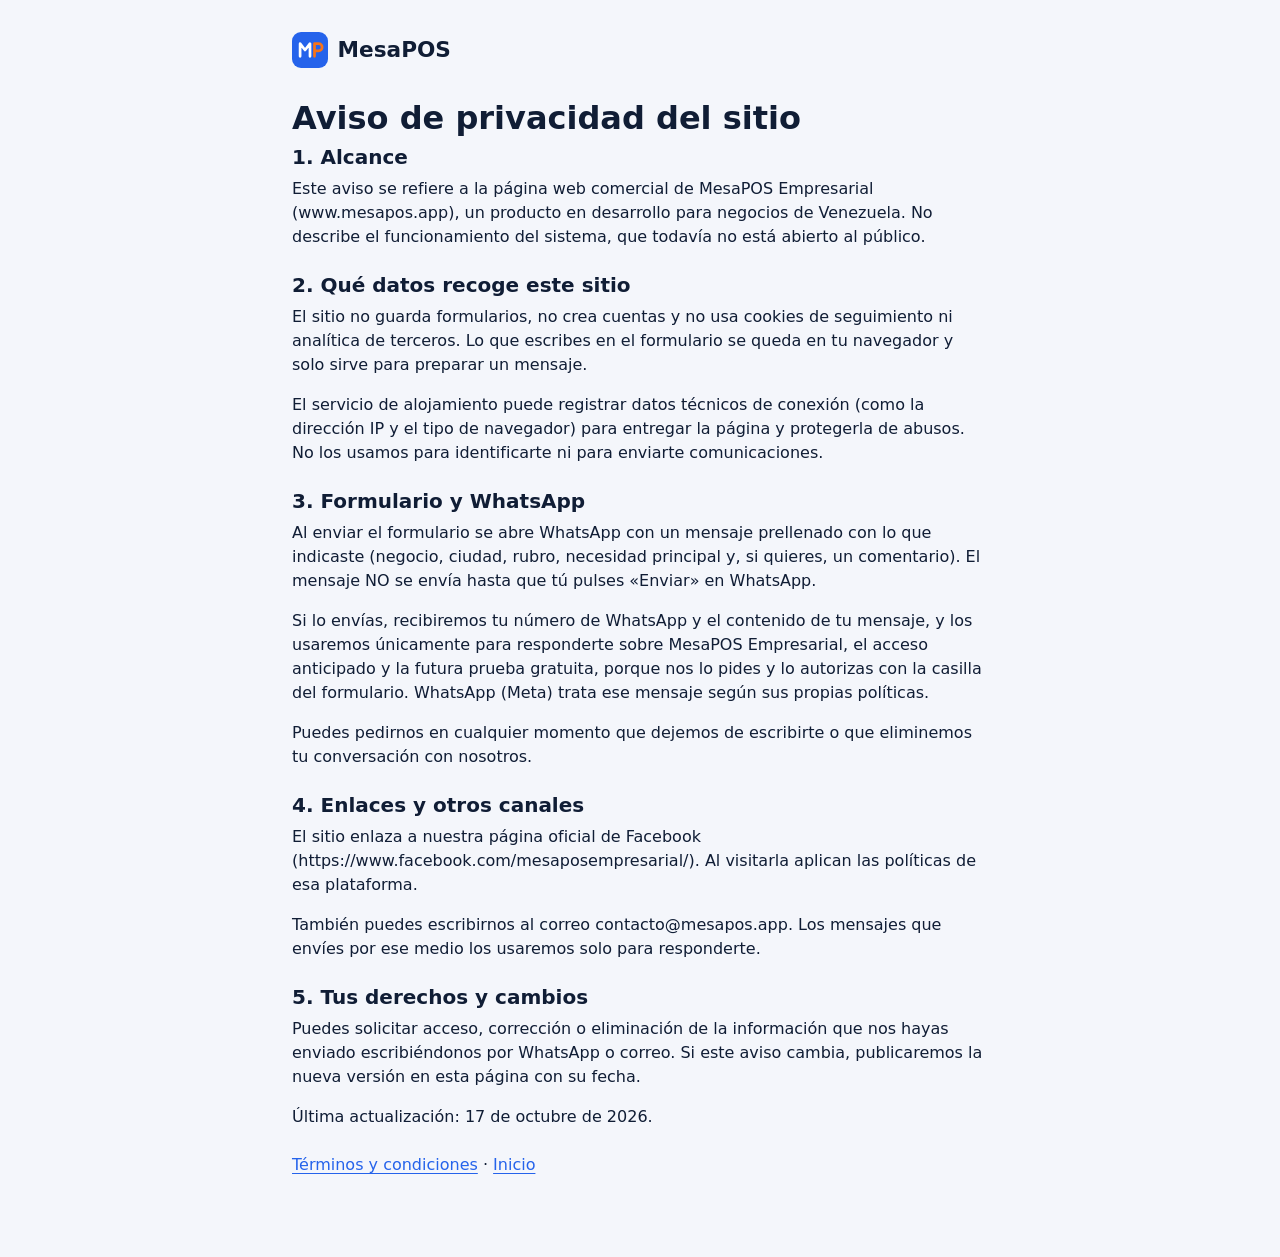
<file: privacidad/index.html>
<!DOCTYPE html><html lang="es-VE"><head><meta charSet="utf-8"/><meta name="viewport" content="width=device-width, initial-scale=1"/><link rel="stylesheet" href="/_next/static/chunks/2grje5zgykzhq.css" data-precedence="next"/><link rel="preload" as="script" fetchPriority="low" href="/_next/static/chunks/1x6obpmlu1_c2.js"/><script src="/_next/static/chunks/2r4s4h5xul1n-.js" async=""></script><script src="/_next/static/chunks/3dmm3v_fq28gc.js" async=""></script><script src="/_next/static/chunks/1ar3ax_-2xzvy.js" async=""></script><script src="/_next/static/chunks/turbopack-3-ry682tkyiqk.js" async=""></script><script src="/_next/static/chunks/0umf92h1sb77c.js" async=""></script><script src="/_next/static/chunks/2n5qeheznvl4u.js" async=""></script><meta name="theme-color" content="#0b1736"/><title>Política de privacidad · MesaPOS</title><meta name="description" content="MesaPOS Empresarial: vende, cobra y controla tu negocio desde un solo lugar."/><link rel="canonical" href="https://www.mesapos.app/privacidad/"/><link rel="icon" href="/icon.svg?icon.1ijqc-39br2sw.svg" sizes="any" type="image/svg+xml"/><script src="/_next/static/chunks/0cz1d0mv5g_q7.js" noModule=""></script></head><body><div hidden=""><!--$--><!--/$--></div><a class="skip-link" href="#contenido">Saltar al contenido</a><main id="contenido" class="shell-main pt-2 maxw-760" tabindex="-1"><a href="/" class="logo" aria-label="MesaPOS, inicio"><svg viewBox="0 0 40 40" role="img" aria-hidden="true"><rect width="40" height="40" rx="10" fill="#2563EB"></rect><path d="M9 27V13l5.5 7L20 13v14" fill="none" stroke="#fff" stroke-width="3" stroke-linecap="round" stroke-linejoin="round"></path><path d="M25 27V13h4.5a4 4 0 0 1 0 8H25" fill="none" stroke="#F97316" stroke-width="3" stroke-linecap="round" stroke-linejoin="round"></path></svg><span>MesaPOS</span></a><h1 class="mt-15">Aviso de privacidad del sitio</h1><section id="alcance" aria-labelledby="alcance-t" class="legal-section"><h2 id="alcance-t">1. Alcance</h2><p>Este aviso se refiere a la página web comercial de MesaPOS Empresarial (www.mesapos.app), un producto en desarrollo para negocios de Venezuela. No describe el funcionamiento del sistema, que todavía no está abierto al público.</p></section><section id="datos" aria-labelledby="datos-t" class="legal-section"><h2 id="datos-t">2. Qué datos recoge este sitio</h2><p>El sitio no guarda formularios, no crea cuentas y no usa cookies de seguimiento ni analítica de terceros. Lo que escribes en el formulario se queda en tu navegador y solo sirve para preparar un mensaje.</p><p>El servicio de alojamiento puede registrar datos técnicos de conexión (como la dirección IP y el tipo de navegador) para entregar la página y protegerla de abusos. No los usamos para identificarte ni para enviarte comunicaciones.</p></section><section id="whatsapp" aria-labelledby="whatsapp-t" class="legal-section"><h2 id="whatsapp-t">3. Formulario y WhatsApp</h2><p>Al enviar el formulario se abre WhatsApp con un mensaje prellenado con lo que indicaste (negocio, ciudad, rubro, necesidad principal y, si quieres, un comentario). El mensaje NO se envía hasta que tú pulses «Enviar» en WhatsApp.</p><p>Si lo envías, recibiremos tu número de WhatsApp y el contenido de tu mensaje, y los usaremos únicamente para responderte sobre MesaPOS Empresarial, el acceso anticipado y la futura prueba gratuita, porque nos lo pides y lo autorizas con la casilla del formulario. WhatsApp (Meta) trata ese mensaje según sus propias políticas.</p><p>Puedes pedirnos en cualquier momento que dejemos de escribirte o que eliminemos tu conversación con nosotros.</p></section><section id="terceros" aria-labelledby="terceros-t" class="legal-section"><h2 id="terceros-t">4. Enlaces y otros canales</h2><p>El sitio enlaza a nuestra página oficial de Facebook (https://www.facebook.com/mesaposempresarial/). Al visitarla aplican las políticas de esa plataforma.</p><p>También puedes escribirnos al correo contacto@mesapos.app. Los mensajes que envíes por ese medio los usaremos solo para responderte.</p></section><section id="derechos" aria-labelledby="derechos-t" class="legal-section"><h2 id="derechos-t">5. Tus derechos y cambios</h2><p>Puedes solicitar acceso, corrección o eliminación de la información que nos hayas enviado escribiéndonos por WhatsApp o correo. Si este aviso cambia, publicaremos la nueva versión en esta página con su fecha.</p><p>Última actualización: 17 de octubre de 2026.</p></section><p class="mt-1"><a href="/terminos">Términos y condiciones</a> · <a href="/">Inicio</a></p></main><!--$--><!--/$--><script id="_R_">(globalThis["TURBOPACK"] || (globalThis["TURBOPACK"] = [])).push({"otherChunks":["static/chunks/1x6obpmlu1_c2.js","static/chunks/2r4s4h5xul1n-.js","static/chunks/3dmm3v_fq28gc.js","static/chunks/1ar3ax_-2xzvy.js"],"runtimeModuleIds":[94553]});</script><script src="/_next/static/chunks/1x6obpmlu1_c2.js" async=""></script><script>(self.__next_f=self.__next_f||[]).push([0])</script><script>self.__next_f.push([1,"1:\"$Sreact.fragment\"\n2:\"/_next/static/chunks/0umf92h1sb77c.js\"\n3:I[39756,[\"$2\"],\"default\"]\n4:I[37457,[\"$2\"],\"default\"]\n5:\"/_next/static/chunks/2n5qeheznvl4u.js\"\n6:I[22016,[\"$2\",\"$5\"],\"\"]\n11:\"ViewportBoundary\"\n12:I[97367,[\"$2\"],\"$11\"]\n14:\"MetadataBoundary\"\n15:I[97367,[\"$2\"],\"$14\"]\n16:\"$Sreact.suspense\"\n18:I[68027,[\"$2\"],\"default\",1]\n:HL[\"/_next/static/chunks/2grje5zgykzhq.css\",\"style\"]\n8:X\n9:[[\"children\",{\"s\":\"__PAGE__\",\"h\":512,\"d\":{\"r\":[\"$\",\"$1\",\"c\",{\"children\":[[[\"$\",\"a\",null,{\"className\":\"skip-link\",\"href\":\"#contenido\",\"children\":\"Saltar al contenido\"}],[\"$\",\"main\",null,{\"id\":\"contenido\",\"className\":\"shell-main pt-2 maxw-760\",\"tabIndex\":-1,\"children\":[[\"$\",\"a\",null,{\"href\":\"/\",\"className\":\"logo\",\"aria-label\":\"MesaPOS, inicio\",\"children\":[[\"$\",\"svg\",null,{\"viewBox\":\"0 0 40 40\",\"role\":\"img\",\"aria-hidden\":\"true\",\"children\":[[\"$\",\"rect\",null,{\"width\":\"40\",\"height\":\"40\",\"rx\":\"10\",\"fill\":\"#2563EB\"}],[\"$\",\"path\",null,{\"d\":\"M9 27V13l5.5 7L20 13v14\",\"fill\":\"none\",\"stroke\":\"#fff\",\"strokeWidth\":\"3\",\"strokeLinecap\":\"round\",\"strokeLinejoin\":\"round\"}],[\"$\",\"path\",null,{\"d\":\"M25 27V13h4.5a4 4 0 0 1 0 8H25\",\"fill\":\"none\",\"stroke\":\"#F97316\",\"strokeWidth\":\"3\",\"strokeLinecap\":\"round\",\"strokeLinejoin\":\"round\"}]]}],[\"$\",\"span\",null,{\"children\":\"MesaPOS\"}]]}],[\"$\",\"h1\",null,{\"className\":\"mt-15\",\"children\":\"Aviso de privacidad del sitio\"}],[[\"$\",\"section\",\"alcance\",{\"id\":\"alcance\",\"aria-labelledby\":\"alcance-t\",\"className\":\"legal-section\",\"children\":[[\"$\",\"h2\",null,{\"id\":\"alcance-t\",\"children\":\"1. Alcance\"}],[[\"$\",\"p\",\"Este aviso se refiere a la página web comercial de MesaPOS Empresarial (www.mesapos.app), un producto en desarrollo para negocios de Venezuela. No describe el funcionamiento del sistema, que todavía no está abierto al público.\",{\"children\":\"Este aviso se refiere a la página web comercial de MesaPOS Empresarial (www.mesapos.app), un producto en desarrollo para negocios de Venezuela. No describe el funcionamiento del sistema, que todavía no está abierto al público.\"}]]]}],[\"$\",\"section\",\"datos\",{\"id\":\"datos\",\"aria-labelledby\":\"datos-t\",\"className\":\"legal-section\",\"children\":[[\"$\",\"h2\",null,{\"id\":\"datos-t\",\"children\":\"2. Qué datos recoge este sitio\"}],[[\"$\",\"p\",\"El sitio no guarda formularios, no crea cuentas y no usa cookies de seguimiento ni analítica de terceros. Lo que escribes en el formulario se queda en tu navegador y solo sirve para preparar un mensaje.\",{\"children\":\"El sitio no guarda formularios, no crea cuentas y no usa cookies de seguimiento ni analítica de terceros. Lo que escribes en el formulario se queda en tu navegador y solo sirve para preparar un mensaje.\"}],[\"$\",\"p\",\"El servicio de alojamiento puede registrar datos técnicos de conexión (como la dirección IP y el tipo de navegador) para entregar la página y protegerla de abusos. No los usamos para identificarte ni para enviarte comunicaciones.\",{\"children\":\"El servicio de alojamiento puede registrar datos técnicos de conexión (como la dirección IP y el tipo de navegador) para entregar la página y protegerla de abusos. No los usamos para identificarte ni para enviarte comunicaciones.\"}]]]}],[\"$\",\"section\",\"whatsapp\",{\"id\":\"whatsapp\",\"aria-labelledby\":\"whatsapp-t\",\"className\":\"legal-section\",\"children\":[[\"$\",\"h2\",null,{\"id\":\"whatsapp-t\",\"children\":\"3. Formulario y WhatsApp\"}],[[\"$\",\"p\",\"Al enviar el formulario se abre WhatsApp con un mensaje prellenado con lo que indicaste (negocio, ciudad, rubro, necesidad principal y, si quieres, un comentario). El mensaje NO se envía hasta que tú pulses «Enviar» en WhatsApp.\",{\"children\":\"Al enviar el formulario se abre WhatsApp con un mensaje prellenado con lo que indicaste (negocio, ciudad, rubro, necesidad principal y, si quieres, un comentario). El mensaje NO se envía hasta que tú pulses «Enviar» en WhatsApp.\"}],\"$La\",\"$Lb\"]]}],\"$Lc\",\"$Ld\"],\"$Le\"]}]],[\"$Lf\"],\"$L10\"]}],\"p\":false,\"v\":null}}]]\n7:[[\"children\",{\"s\":\"privacidad\",\"h\":512,\"d\":{\"r\":[\"$\",\"$1\",\"c\",{\"children\":[null,[\"$\",\"$L3\",null,{\"parallelRouterKey\":\"children\",\"error\":\"$undefined\",\"errorStyles\":\"$undefined\",\"errorScripts\":\"$undefined\",\"template\":[\"$\",\"$L4\",null,{}],\"templateStyles\":\"$undefined\",\"templateScripts\":\"$undefined\",\"notFound\":\"$undefined\",\"forbidden\":\"$undefined\",\"unauthorized\":\"$undefined\"}]]}],\"p\":false,\"v\":\"$8\"},\"c\":\"$Q9\"}]]\n0:{\"P\":null,\"c\":[\"\",\"privacidad\",\"\"],\"q\":\"\",\"i\":false,\"t\":{\"t\":{\"s\":\"\",\"h\":528,\"d\":{\"r\":[\"$\",\"$1\",\"c\",{\"children\":[[[\"$\",\"link\",\"0\",{\"rel\":\"stylesheet\",\"href\":\"/_next/static/chunks/2grje5zgykzhq.css\",\"precedence\":\"next\",\"crossOrigin\":\"$undefined\",\"nonce\":\"$undefined\"}],[\"$\",\"script\",\"script-0\",{\"src\":\"/_next/static/chunks/0umf92h1sb77c.js\",\"async\":true,\"nonce\":\"$undefined\"}]],[\"$\",\"html\",null,{\"lang\":\"es-VE\",\"children\":[\"$\",\"body\",null,{\"children\":[\"$\",\"$L3\",null,{\"parallelRouterKey\":\"children\",\"error\":\"$undefined\",\"errorStyles\":\"$undefined\",\"errorScripts\":\"$undefined\",\"template\":[\"$\",\"$L4\",null,{}],\"templateStyles\":\"$undefined\",\"templateScripts\":\"$undefined\",\"notFound\":[[\"$\",\"main\",null,{\"className\":\"card\",\"id\":\"contenido\",\"children\":[[\"$\",\"h1\",null,{\"children\":\"Página no encontrada\"}],[\"$\",\"p\",null,{\"children\":\"La dirección que buscas no existe en este sitio.\"}],[\"$\",\"p\",null,{\"children\":[\"$\",\"$L6\",null,{\"className\":\"btn btn-cta\",\"href\":\"/\",\"children\":\"Ir al inicio\"}]}]]}],[]],\"forbidden\":\"$undefined\",\"unauthorized\":\"$undefined\"}]}]}]]}],\"p\":false,\"v\":null},\"c\":\"$Q7\"},\"h\":{\"r\":[\"$\",\"$1\",\"h\",{\"children\":[null,[\"$\",\"$L12\",null,{\"children\":\"$L13\"}],[\"$\",\"$L15\",null,{\"children\":[[\"$\",\"div\",null,{\"hidden\":true,\"children\":[\"$\",\"$16\",null,{\"name\":\"Next.Metadata\",\"children\":\"$L17\"}]}],null]}],null]}],\"p\":false,\"v\":null}},\"m\":\"$undefined\",\"G\":[\"$18\",[[\"$\",\"link\",\"0\",{\"rel\":\"stylesheet\",\"href\":\"/_next/static/chunks/2grje5zgykzhq.css\",\"precedence\":\"next\",\"crossOrigin\":\"$undefined\",\"nonce\":\"$undefined\"}]]],\"S\":true,\"r\":\"$undefined\",\"s\":\"$undefined\",\"a\":\"$undefined\",\"l\":\"$undefined\",\"p\":\"$undefined\",\"d\":\"$undefined\",\"b\":\"0zIker8FRiz9vqjujriG6\"}\n19:I[97367,[\"$2\"],\"OutletBoundary\"]\n8:C\na:[\"$\",\"p\",\"Si lo envías, recibiremos tu número de WhatsApp y el contenido de tu mensaje, y los usaremos únicamente para responderte sobre MesaPOS Empresarial, el acceso anticipado y la futura prueba gratuita, porque nos lo pides y lo autorizas con la casilla del formulario. WhatsApp (Meta) trata ese mensaje según sus propias políticas.\",{\"children\":\"Si lo envías, recibiremos tu número de WhatsApp y el contenido de tu mensaje, y los usaremos únicamente para responderte sobre MesaPOS Empresarial, el acceso anticipado y la futura prueba gratuita, porque nos lo pides y lo autorizas con la casilla del formulario. WhatsApp (Meta) trata ese mensaje según sus propias políticas.\"}]\nb:[\"$\",\"p\",\"Puedes pedirnos en cualquier momento que dejemos de escribirte o que eliminemos tu conversación con nosotros.\",{\"children\":\"Puedes pedirnos en cualquier momento que dejemos de escribirte o que eliminemos tu conversación con nosotros.\"}]\nc:[\"$\",\"section\",\"terceros\",{\"id\":\"terceros\",\"aria-labelledby\":\"terceros-t\",\"className\":\"legal-section\",\"children\":[[\"$\",\"h2\",null,{\"id\":\"terceros-t\",\"children\":\"4. Enlaces y otros canales\"}],[[\"$\",\"p\",\"El sitio enlaza a nuestra página oficial de Facebook (https://www.facebook.com/mesaposempresarial/). Al visitarla aplican las políticas de esa plataforma.\",{\"children\":\"El sitio enlaza a nuestra página oficial de Facebook (https://www.facebook.com/mesaposempresarial/). Al visitarla aplican las políticas de esa plataforma.\"}],[\"$\",\"p\",\"También puedes escribirnos al correo contacto@mesapos.app. Los mensajes que envíes por ese medio los usaremos solo para responderte.\",{\"children\":\"También puedes escribirnos al correo contacto@mesapos.app. Los mensajes que envíes por ese medio los usaremos solo para responderte.\"}]]]}]\nd:[\"$\",\"section\",\"derechos\",{\"id\":\"derechos\",\"aria-labelledby\":\"derechos-t\",\"className\":\"legal-section\",\"children\":[[\"$\",\"h2\",null,{\"id\":\"derechos-t\",\"children\":\"5. Tus derechos y cambios\"}],[[\"$\",\"p\",\"Puedes solicitar acceso, corrección o eliminación de la información que nos hayas enviado escribiéndonos por WhatsApp o correo. Si este aviso cambia, publicaremos la nueva versión en esta página con su fecha.\",{\"children\":\"Puedes solicitar acceso, corrección o eliminación de la información que nos hayas enviado escribiéndonos por WhatsApp o correo. Si este aviso cambia, publicaremos la nueva versión en esta página con su fecha.\"}],[\"$\",\"p\",\"Última actualización: 17 de octubre de 2026.\",{\"children\":\"Última actualización: 17 de octubre de 2026.\"}]]]}]\ne:[\"$\",\"p\",null,{\"className\":\"mt-1\",\"children\":[[\"$\",\"a\",null,{\"href\":\"/terminos\",\"children\":\"Términos y condiciones\"}],\" · \",[\"$\",\"a\",null,{\"href\":\"/\",\"children\":\"Inicio\"}]]}]\nf:[\"$\",\"script\",\"script-0\",{\"src\":\"/_next/static/chunks/2n5qeheznvl4u.js\",\"async\":true,\"nonce\":\"$undefined\"}]\n10:[\"$\",\"$L19\",null,{\"children\":[\"$\",\"$16\",null,{\"name\":\"Next.MetadataOutlet\",\"children\":\"$@1a\"}]}]\n13:[[\"$\",\"meta\",\"0\",{\"charSet\":\"utf-8\"}],[\"$\",\"meta\",\"1\",{\"name\":\"viewport\",\"content\":\"width=device-width, initial-scale=1\"}],[\"$\",\"meta\",\"2\",{\"name\":\"theme-color\",\"content\":\"#0b1736\"}]]\n1b:I[27201,[\"$2\"],\"IconMark\"]\n17:[[\"$\",\"title\",\"0\",{\"children\":\"Política de privacidad · MesaPOS\"}],[\"$\",\"meta\",\"1\",{\"name\":\"description\",\"content\":\"MesaPOS Empresarial: vende, cobra y controla tu negocio desde un solo lugar.\"}],[\"$\",\"link\",\"2\",{\"rel\":\"canonical\",\"href\":\"https://www.mesapos.app/privacidad/\"}],[\"$\",\"link\",\"3\",{\"rel\":\"icon\",\"href\":\"/icon.svg?icon.1ijqc-39br2sw.svg\",\"sizes\":\"any\",\"type\":\"image/svg+xml\"}],[\"$\",\"$L1b\",\"4\",{}]]\n1a:null\n"])</script></body></html>
</file>
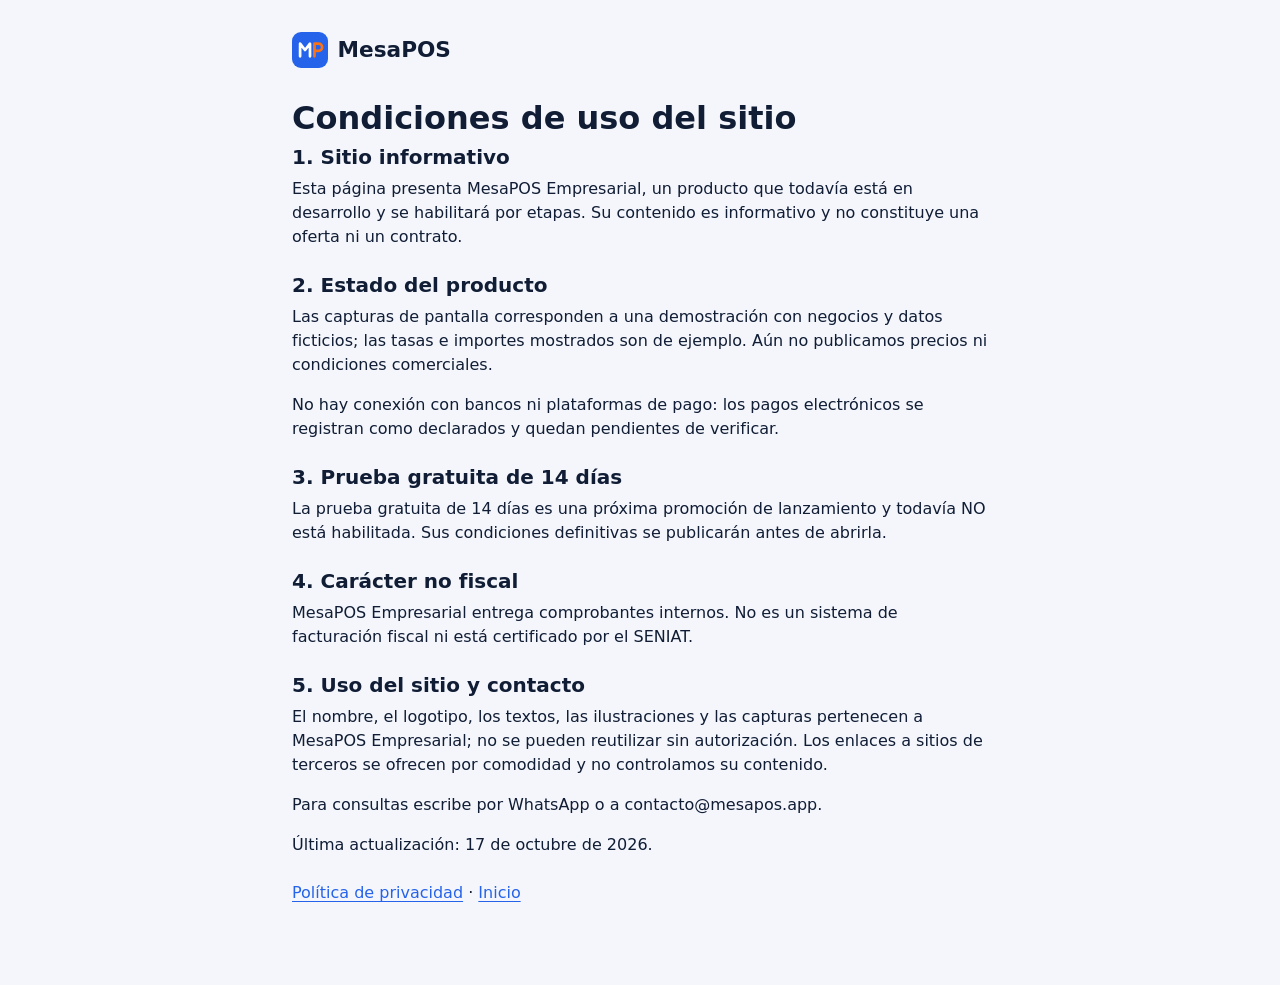
<file: terminos/index.html>
<!DOCTYPE html><html lang="es-VE"><head><meta charSet="utf-8"/><meta name="viewport" content="width=device-width, initial-scale=1"/><link rel="stylesheet" href="/_next/static/chunks/2grje5zgykzhq.css" data-precedence="next"/><link rel="preload" as="script" fetchPriority="low" href="/_next/static/chunks/1x6obpmlu1_c2.js"/><script src="/_next/static/chunks/2r4s4h5xul1n-.js" async=""></script><script src="/_next/static/chunks/3dmm3v_fq28gc.js" async=""></script><script src="/_next/static/chunks/1ar3ax_-2xzvy.js" async=""></script><script src="/_next/static/chunks/turbopack-3-ry682tkyiqk.js" async=""></script><script src="/_next/static/chunks/0umf92h1sb77c.js" async=""></script><script src="/_next/static/chunks/2n5qeheznvl4u.js" async=""></script><meta name="theme-color" content="#0b1736"/><title>Términos y condiciones · MesaPOS</title><meta name="description" content="MesaPOS Empresarial: vende, cobra y controla tu negocio desde un solo lugar."/><link rel="canonical" href="https://www.mesapos.app/terminos/"/><link rel="icon" href="/icon.svg?icon.1ijqc-39br2sw.svg" sizes="any" type="image/svg+xml"/><script src="/_next/static/chunks/0cz1d0mv5g_q7.js" noModule=""></script></head><body><div hidden=""><!--$--><!--/$--></div><a class="skip-link" href="#contenido">Saltar al contenido</a><main id="contenido" class="shell-main pt-2 maxw-760" tabindex="-1"><a href="/" class="logo" aria-label="MesaPOS, inicio"><svg viewBox="0 0 40 40" role="img" aria-hidden="true"><rect width="40" height="40" rx="10" fill="#2563EB"></rect><path d="M9 27V13l5.5 7L20 13v14" fill="none" stroke="#fff" stroke-width="3" stroke-linecap="round" stroke-linejoin="round"></path><path d="M25 27V13h4.5a4 4 0 0 1 0 8H25" fill="none" stroke="#F97316" stroke-width="3" stroke-linecap="round" stroke-linejoin="round"></path></svg><span>MesaPOS</span></a><h1 class="mt-15">Condiciones de uso del sitio</h1><section id="informativo" aria-labelledby="informativo-t" class="legal-section"><h2 id="informativo-t">1. Sitio informativo</h2><p>Esta página presenta MesaPOS Empresarial, un producto que todavía está en desarrollo y se habilitará por etapas. Su contenido es informativo y no constituye una oferta ni un contrato.</p></section><section id="estado" aria-labelledby="estado-t" class="legal-section"><h2 id="estado-t">2. Estado del producto</h2><p>Las capturas de pantalla corresponden a una demostración con negocios y datos ficticios; las tasas e importes mostrados son de ejemplo. Aún no publicamos precios ni condiciones comerciales.</p><p>No hay conexión con bancos ni plataformas de pago: los pagos electrónicos se registran como declarados y quedan pendientes de verificar.</p></section><section id="prueba" aria-labelledby="prueba-t" class="legal-section"><h2 id="prueba-t">3. Prueba gratuita de 14 días</h2><p>La prueba gratuita de 14 días es una próxima promoción de lanzamiento y todavía NO está habilitada. Sus condiciones definitivas se publicarán antes de abrirla.</p></section><section id="fiscal" aria-labelledby="fiscal-t" class="legal-section"><h2 id="fiscal-t">4. Carácter no fiscal</h2><p>MesaPOS Empresarial entrega comprobantes internos. No es un sistema de facturación fiscal ni está certificado por el SENIAT.</p></section><section id="uso" aria-labelledby="uso-t" class="legal-section"><h2 id="uso-t">5. Uso del sitio y contacto</h2><p>El nombre, el logotipo, los textos, las ilustraciones y las capturas pertenecen a MesaPOS Empresarial; no se pueden reutilizar sin autorización. Los enlaces a sitios de terceros se ofrecen por comodidad y no controlamos su contenido.</p><p>Para consultas escribe por WhatsApp o a contacto@mesapos.app.</p><p>Última actualización: 17 de octubre de 2026.</p></section><p class="mt-1"><a href="/privacidad">Política de privacidad</a> · <a href="/">Inicio</a></p></main><!--$--><!--/$--><script id="_R_">(globalThis["TURBOPACK"] || (globalThis["TURBOPACK"] = [])).push({"otherChunks":["static/chunks/1x6obpmlu1_c2.js","static/chunks/2r4s4h5xul1n-.js","static/chunks/3dmm3v_fq28gc.js","static/chunks/1ar3ax_-2xzvy.js"],"runtimeModuleIds":[94553]});</script><script src="/_next/static/chunks/1x6obpmlu1_c2.js" async=""></script><script>(self.__next_f=self.__next_f||[]).push([0])</script><script>self.__next_f.push([1,"1:\"$Sreact.fragment\"\n2:\"/_next/static/chunks/0umf92h1sb77c.js\"\n3:I[39756,[\"$2\"],\"default\"]\n4:I[37457,[\"$2\"],\"default\"]\n5:\"/_next/static/chunks/2n5qeheznvl4u.js\"\n6:I[22016,[\"$2\",\"$5\"],\"\"]\n10:\"ViewportBoundary\"\n11:I[97367,[\"$2\"],\"$10\"]\n13:\"MetadataBoundary\"\n14:I[97367,[\"$2\"],\"$13\"]\n15:\"$Sreact.suspense\"\n17:I[68027,[\"$2\"],\"default\",1]\n:HL[\"/_next/static/chunks/2grje5zgykzhq.css\",\"style\"]\n8:X\n9:[[\"children\",{\"s\":\"__PAGE__\",\"h\":512,\"d\":{\"r\":[\"$\",\"$1\",\"c\",{\"children\":[[[\"$\",\"a\",null,{\"className\":\"skip-link\",\"href\":\"#contenido\",\"children\":\"Saltar al contenido\"}],[\"$\",\"main\",null,{\"id\":\"contenido\",\"className\":\"shell-main pt-2 maxw-760\",\"tabIndex\":-1,\"children\":[[\"$\",\"a\",null,{\"href\":\"/\",\"className\":\"logo\",\"aria-label\":\"MesaPOS, inicio\",\"children\":[[\"$\",\"svg\",null,{\"viewBox\":\"0 0 40 40\",\"role\":\"img\",\"aria-hidden\":\"true\",\"children\":[[\"$\",\"rect\",null,{\"width\":\"40\",\"height\":\"40\",\"rx\":\"10\",\"fill\":\"#2563EB\"}],[\"$\",\"path\",null,{\"d\":\"M9 27V13l5.5 7L20 13v14\",\"fill\":\"none\",\"stroke\":\"#fff\",\"strokeWidth\":\"3\",\"strokeLinecap\":\"round\",\"strokeLinejoin\":\"round\"}],[\"$\",\"path\",null,{\"d\":\"M25 27V13h4.5a4 4 0 0 1 0 8H25\",\"fill\":\"none\",\"stroke\":\"#F97316\",\"strokeWidth\":\"3\",\"strokeLinecap\":\"round\",\"strokeLinejoin\":\"round\"}]]}],[\"$\",\"span\",null,{\"children\":\"MesaPOS\"}]]}],[\"$\",\"h1\",null,{\"className\":\"mt-15\",\"children\":\"Condiciones de uso del sitio\"}],[[\"$\",\"section\",\"informativo\",{\"id\":\"informativo\",\"aria-labelledby\":\"informativo-t\",\"className\":\"legal-section\",\"children\":[[\"$\",\"h2\",null,{\"id\":\"informativo-t\",\"children\":\"1. Sitio informativo\"}],[[\"$\",\"p\",\"Esta página presenta MesaPOS Empresarial, un producto que todavía está en desarrollo y se habilitará por etapas. Su contenido es informativo y no constituye una oferta ni un contrato.\",{\"children\":\"Esta página presenta MesaPOS Empresarial, un producto que todavía está en desarrollo y se habilitará por etapas. Su contenido es informativo y no constituye una oferta ni un contrato.\"}]]]}],[\"$\",\"section\",\"estado\",{\"id\":\"estado\",\"aria-labelledby\":\"estado-t\",\"className\":\"legal-section\",\"children\":[[\"$\",\"h2\",null,{\"id\":\"estado-t\",\"children\":\"2. Estado del producto\"}],[[\"$\",\"p\",\"Las capturas de pantalla corresponden a una demostración con negocios y datos ficticios; las tasas e importes mostrados son de ejemplo. Aún no publicamos precios ni condiciones comerciales.\",{\"children\":\"Las capturas de pantalla corresponden a una demostración con negocios y datos ficticios; las tasas e importes mostrados son de ejemplo. Aún no publicamos precios ni condiciones comerciales.\"}],[\"$\",\"p\",\"No hay conexión con bancos ni plataformas de pago: los pagos electrónicos se registran como declarados y quedan pendientes de verificar.\",{\"children\":\"No hay conexión con bancos ni plataformas de pago: los pagos electrónicos se registran como declarados y quedan pendientes de verificar.\"}]]]}],[\"$\",\"section\",\"prueba\",{\"id\":\"prueba\",\"aria-labelledby\":\"prueba-t\",\"className\":\"legal-section\",\"children\":[[\"$\",\"h2\",null,{\"id\":\"prueba-t\",\"children\":\"3. Prueba gratuita de 14 días\"}],[[\"$\",\"p\",\"La prueba gratuita de 14 días es una próxima promoción de lanzamiento y todavía NO está habilitada. Sus condiciones definitivas se publicarán antes de abrirla.\",{\"children\":\"La prueba gratuita de 14 días es una próxima promoción de lanzamiento y todavía NO está habilitada. Sus condiciones definitivas se publicarán antes de abrirla.\"}]]]}],[\"$\",\"section\",\"fiscal\",{\"id\":\"fiscal\",\"aria-labelledby\":\"fiscal-t\",\"className\":\"legal-section\",\"children\":[\"$La\",[\"$Lb\"]]}],\"$Lc\"],\"$Ld\"]}]],[\"$Le\"],\"$Lf\"]}],\"p\":false,\"v\":null}}]]\n7:[[\"children\",{\"s\":\"terminos\",\"h\":512,\"d\":{\"r\":[\"$\",\"$1\",\"c\",{\"children\":[null,[\"$\",\"$L3\",null,{\"parallelRouterKey\":\"children\",\"error\":\"$undefined\",\"errorStyles\":\"$undefined\",\"errorScripts\":\"$undefined\",\"template\":[\"$\",\"$L4\",null,{}],\"templateStyles\":\"$undefined\",\"templateScripts\":\"$undefined\",\"notFound\":\"$undefined\",\"forbidden\":\"$undefined\",\"unauthorized\":\"$undefined\"}]]}],\"p\":false,\"v\":\"$8\"},\"c\":\"$Q9\"}]]\n0:{\"P\":null,\"c\":[\"\",\"terminos\",\"\"],\"q\":\"\",\"i\":false,\"t\":{\"t\":{\"s\":\"\",\"h\":528,\"d\":{\"r\":[\"$\",\"$1\",\"c\",{\"children\":[[[\"$\",\"link\",\"0\",{\"rel\":\"stylesheet\",\"href\":\"/_next/static/chunks/2grje5zgykzhq.css\",\"precedence\":\"next\",\"crossOrigin\":\"$undefined\",\"nonce\":\"$undefined\"}],[\"$\",\"script\",\"script-0\",{\"src\":\"/_next/static/chunks/0umf92h1sb77c.js\",\"async\":true,\"nonce\":\"$undefined\"}]],[\"$\",\"html\",null,{\"lang\":\"es-VE\",\"children\":[\"$\",\"body\",null,{\"children\":[\"$\",\"$L3\",null,{\"parallelRouterKey\":\"children\",\"error\":\"$undefined\",\"errorStyles\":\"$undefined\",\"errorScripts\":\"$undefined\",\"template\":[\"$\",\"$L4\",null,{}],\"templateStyles\":\"$undefined\",\"templateScripts\":\"$undefined\",\"notFound\":[[\"$\",\"main\",null,{\"className\":\"card\",\"id\":\"contenido\",\"children\":[[\"$\",\"h1\",null,{\"children\":\"Página no encontrada\"}],[\"$\",\"p\",null,{\"children\":\"La dirección que buscas no existe en este sitio.\"}],[\"$\",\"p\",null,{\"children\":[\"$\",\"$L6\",null,{\"className\":\"btn btn-cta\",\"href\":\"/\",\"children\":\"Ir al inicio\"}]}]]}],[]],\"forbidden\":\"$undefined\",\"unauthorized\":\"$undefined\"}]}]}]]}],\"p\":false,\"v\":null},\"c\":\"$Q7\"},\"h\":{\"r\":[\"$\",\"$1\",\"h\",{\"children\":[null,[\"$\",\"$L11\",null,{\"children\":\"$L12\"}],[\"$\",\"$L14\",null,{\"children\":[[\"$\",\"div\",null,{\"hidden\":true,\"children\":[\"$\",\"$15\",null,{\"name\":\"Next.Metadata\",\"children\":\"$L16\"}]}],null]}],null]}],\"p\":false,\"v\":null}},\"m\":\"$undefined\",\"G\":[\"$17\",[[\"$\",\"link\",\"0\",{\"rel\":\"stylesheet\",\"href\":\"/_next/static/chunks/2grje5zgykzhq.css\",\"precedence\":\"next\",\"crossOrigin\":\"$undefined\",\"nonce\":\"$undefined\"}]]],\"S\":true,\"r\":\"$undefined\",\"s\":\"$undefined\",\"a\":\"$undefined\",\"l\":\"$undefined\",\"p\":\"$undefined\",\"d\":\"$undefined\",\"b\":\"0zIker8FRiz9vqjujriG6\"}\n18:I[97367,[\"$2\"],\"OutletBoundary\"]\n8:C\na:[\"$\",\"h2\",null,{\"id\":\"fiscal-t\",\"children\":\"4. Carácter no fiscal\"}]\nb:[\"$\",\"p\",\"MesaPOS Empresarial entrega comprobantes internos. No es un sistema de facturación fiscal ni está certificado por el SENIAT.\",{\"children\":\"MesaPOS Empresarial entrega comprobantes internos. No es un sistema de facturación fiscal ni está certificado por el SENIAT.\"}]\nc:[\"$\",\"section\",\"uso\",{\"id\":\"uso\",\"aria-labelledby\":\"uso-t\",\"className\":\"legal-section\",\"children\":[[\"$\",\"h2\",null,{\"id\":\"uso-t\",\"children\":\"5. Uso del sitio y contacto\"}],[[\"$\",\"p\",\"El nombre, el logotipo, los textos, las ilustraciones y las capturas pertenecen a MesaPOS Empresarial; no se pueden reutilizar sin autorización. Los enlaces a sitios de terceros se ofrecen por comodidad y no controlamos su contenido.\",{\"children\":\"El nombre, el logotipo, los textos, las ilustraciones y las capturas pertenecen a MesaPOS Empresarial; no se pueden reutilizar sin autorización. Los enlaces a sitios de terceros se ofrecen por comodidad y no controlamos su contenido.\"}],[\"$\",\"p\",\"Para consultas escribe por WhatsApp o a contacto@mesapos.app.\",{\"children\":\"Para consultas escribe por WhatsApp o a contacto@mesapos.app.\"}],[\"$\",\"p\",\"Última actualización: 17 de octubre de 2026.\",{\"children\":\"Última actualización: 17 de octubre de 2026.\"}]]]}]\nd:[\"$\",\"p\",null,{\"className\":\"mt-1\",\"children\":[[\"$\",\"a\",null,{\"href\":\"/privacidad\",\"children\":\"Política de privacidad\"}],\" · \",[\"$\",\"a\",null,{\"href\":\"/\",\"children\":\"Inicio\"}]]}]\ne:[\"$\",\"script\",\"script-0\",{\"src\":\"/_next/static/chunks/2n5qeheznvl4u.js\",\"async\":true,\"nonce\":\"$undefined\"}]\nf:[\"$\",\"$L18\",null,{\"children\":[\"$\",\"$15\",null,{\"name\":\"Next.MetadataOutlet\",\"children\":\"$@19\"}]}]\n12:[[\"$\",\"meta\",\"0\",{\"charSet\":\"utf-8\"}],[\"$\",\"meta\",\"1\",{\"name\":\"viewport\",\"content\":\"width=device-width, initial-scale=1\"}],[\"$\",\"meta\",\"2\",{\"name\":\"theme-color\",\"content\":\"#0b1736\"}]]\n1a:I[27201,[\"$2\"],\"IconMark\"]\n16:[[\"$\",\"title\",\"0\",{\"children\":\"Términos y condiciones · MesaPOS\"}],[\"$\",\"meta\",\"1\",{\"name\":\"description\",\"content\":\"MesaPOS Empresarial: vende, cobra y controla tu negocio desde un solo lugar.\"}],[\"$\",\"link\",\"2\",{\"rel\":\"canonical\",\"href\":\"https://www.mesapos.app/terminos/\"}],[\"$\",\"link\",\"3\",{\"rel\":\"icon\",\"href\":\"/icon.svg?icon.1ijqc-39br2sw.svg\",\"sizes\":\"any\",\"type\":\"image/svg+xml\"}],[\"$\",\"$L1a\",\"4\",{}]]\n19:null\n"])</script></body></html>
</file>
<file: _next/static/chunks/2grje5zgykzhq.css>
:root{--navy:#101d35;--navy-2:#1a2c4f;--blue:#2563eb;--blue-strong:#1d4ed8;--orange:#f97316;--orange-strong:#ea580c;--bg:#f4f6fb;--surface:#fff;--surface-2:#eef2f9;--text:#101d35;--muted:#4a5873;--border:#d5dcea;--danger:#b42318;--danger-bg:#fef3f2;--ok:#067647;--ok-bg:#ecfdf3;--warn:#93370d;--warn-bg:#fffaeb;--focus:#2563eb;--radius:12px;--shadow:0 1px 2px #101d3514, 0 4px 16px #101d350f;--lightningcss-light:initial;--lightningcss-dark: ;color-scheme:light dark}@media (prefers-color-scheme:dark){:root{--lightningcss-light: ;--lightningcss-dark:initial;--bg:#0a1224;--surface:#111c33;--surface-2:#17243f;--text:#eaf0fb;--muted:#a9b6d0;--border:#2a3a5c;--danger:#ffb4ab;--danger-bg:#3a1613;--ok:#6ce9a6;--ok-bg:#0d2a1d;--warn:#fec84b;--warn-bg:#2e2208;--focus:#7aa5ff;--blue:#3b82f6;--shadow:0 1px 2px #0006}}*{box-sizing:border-box}html{-webkit-text-size-adjust:100%}body{background:var(--bg);color:var(--text);margin:0;font-family:system-ui,-apple-system,Segoe UI,Roboto,Helvetica Neue,Arial,sans-serif;font-size:16px;line-height:1.5}h1,h2,h3{margin:0 0 .5rem;line-height:1.2}h1{font-size:clamp(1.5rem,2.5vw,2rem)}h2{font-size:1.25rem}h3{font-size:1.05rem}p{margin:0 0 1rem}a{color:var(--blue);text-underline-offset:3px}:focus-visible{outline:3px solid var(--focus);outline-offset:2px;border-radius:6px}.skip-link{background:var(--navy);color:#fff;z-index:100;padding:.75rem 1rem;position:absolute;top:0;left:-999px}.skip-link:focus{left:0}.sr-only{clip:rect(0 0 0 0);white-space:nowrap;width:1px;height:1px;position:absolute;overflow:hidden}.btn{min-height:44px;font:inherit;cursor:pointer;border:1px solid #0000;border-radius:10px;justify-content:center;align-items:center;gap:.5rem;padding:.6rem 1.1rem;font-weight:650;text-decoration:none;display:inline-flex}.btn[disabled],.btn[aria-disabled=true]{opacity:.6;cursor:not-allowed}.btn-cta{background:var(--orange);color:var(--navy)}.btn-cta:hover:not([disabled]){background:var(--orange-strong);color:#fff}.btn-primary{background:var(--blue);color:#fff}.btn-primary:hover:not([disabled]){background:var(--blue-strong)}.btn-ghost{color:var(--text);border-color:var(--border);background:0 0}.btn-ghost:hover:not([disabled]){background:var(--surface-2)}.btn-danger{color:var(--danger);border-color:var(--danger);background:0 0}.btn-sm{min-height:36px;padding:.3rem .75rem;font-size:.9rem}.btn-block{width:100%}.field{margin-bottom:1rem}.field label,.field .label{margin-bottom:.3rem;font-weight:600;display:block}.field .hint{color:var(--muted);margin-top:.25rem;font-size:.875rem}.input,.select{border:1px solid var(--border);background:var(--surface);width:100%;min-height:44px;color:var(--text);font:inherit;border-radius:10px;padding:.55rem .8rem}.input[aria-invalid=true]{border-color:var(--danger)}.field-error{color:var(--danger);margin-top:.25rem;font-size:.9rem}.check{align-items:flex-start;gap:.6rem;margin-bottom:.6rem;display:flex}.check input{width:22px;height:22px;accent-color:var(--blue);margin-top:2px}.alert{border:1px solid;border-radius:10px;margin-bottom:1rem;padding:.75rem 1rem}.alert-error{background:var(--danger-bg);color:var(--danger);border-color:var(--danger)}.alert-ok{background:var(--ok-bg);color:var(--ok);border-color:var(--ok)}.alert-warn{background:var(--warn-bg);color:var(--warn);border-color:var(--warn)}.auth{grid-template-columns:1fr;min-height:100dvh;display:grid}.auth-brand{background:linear-gradient(160deg, var(--navy), var(--navy-2));color:#fff;padding:2rem 1.25rem}.auth-brand h2{max-width:22ch;margin-top:2rem;font-size:clamp(1.4rem,3vw,2rem)}.auth-brand p{color:#cdd8ee;max-width:42ch}.auth-brand ul{color:#cdd8ee;padding-left:1.2rem}.auth-main{justify-content:center;align-items:center;padding:2rem 1.25rem;display:flex}.auth-card{width:100%;max-width:440px}.auth-card .card{padding:1.5rem}@media (min-width:900px){.auth{grid-template-columns:minmax(360px,5fr) 6fr}.auth-brand{flex-direction:column;justify-content:space-between;padding:3rem;display:flex}}.logo{color:inherit;align-items:center;gap:.6rem;font-size:1.35rem;font-weight:800;text-decoration:none;display:inline-flex}.logo svg{width:36px;height:36px}.dev-banner{background:var(--warn-bg);color:var(--warn);border-bottom:1px solid var(--warn);text-align:center;padding:.4rem 1rem;font-size:.875rem;font-weight:600}.card{background:var(--surface);border:1px solid var(--border);border-radius:var(--radius);box-shadow:var(--shadow);padding:1.25rem}.grid{gap:1rem;display:grid}.grid-2{grid-template-columns:repeat(auto-fit,minmax(240px,1fr))}.grid-3{grid-template-columns:repeat(auto-fit,minmax(220px,1fr))}.stat{font-size:2rem;font-weight:800;line-height:1.1}.muted{color:var(--muted)}.chip{border:1px solid var(--border);background:var(--surface-2);color:var(--muted);white-space:nowrap;border-radius:999px;padding:.1rem .6rem;font-size:.78rem;font-weight:700;display:inline-block}.chip-ok{background:var(--ok-bg);color:var(--ok);border-color:var(--ok)}.chip-warn{background:var(--warn-bg);color:var(--warn);border-color:var(--warn)}.chip-danger{background:var(--danger-bg);color:var(--danger);border-color:var(--danger)}.shell{grid-template-rows:auto auto 1fr;grid-template-columns:1fr;min-height:100dvh;display:grid}.shell-top{background:var(--navy);color:#fff;justify-content:space-between;align-items:center;gap:1rem;padding:.6rem 1rem;display:flex}.shell-top .who{align-items:center;gap:.75rem;font-size:.9rem;display:flex}.shell-nav{background:var(--surface);border-bottom:1px solid var(--border);gap:.25rem;padding:.4rem .75rem;display:flex;overflow-x:auto}.shell-nav a{color:var(--text);white-space:nowrap;border-radius:8px;align-items:center;min-height:40px;padding:.5rem .9rem;font-weight:600;text-decoration:none;display:inline-flex}.shell-nav a[aria-current=page]{background:var(--blue);color:#fff}.shell-main{width:100%;max-width:1100px;margin:0 auto;padding:1.25rem 1rem 3rem}@media (min-width:900px){.shell{grid-template-rows:auto 1fr;grid-template-columns:240px 1fr}.shell-top{grid-column:1/-1;padding:.75rem 1.5rem}.shell-nav{border-bottom:0;border-right:1px solid var(--border);flex-direction:column;padding:1rem .75rem}.shell-main{padding:2rem 2rem 4rem}}.page-head{margin-bottom:1.25rem}.table-wrap{overflow-x:auto}table{border-collapse:collapse;width:100%;min-width:560px}th,td{text-align:left;border-bottom:1px solid var(--border);vertical-align:middle;padding:.65rem .75rem}th{text-transform:uppercase;letter-spacing:.04em;color:var(--muted);font-size:.8rem}.qr{background:#fff;border-radius:12px;padding:.75rem;display:inline-block}.qr img{width:200px;height:200px;display:block}code.secret{word-break:break-all;background:var(--surface-2);border-radius:8px;padding:.5rem .75rem;font-size:.95rem;display:block}.code-input{letter-spacing:.35em;text-align:center;font-variant-numeric:tabular-nums;font-size:1.4rem}.actions{flex-wrap:wrap;gap:.6rem;display:flex}@media (prefers-reduced-motion:reduce){*{transition:none!important;animation:none!important}}.mt-1{margin-top:1rem}.mt-075{margin-top:.75rem}.mt-2{margin-top:2rem}.mt-15{margin-top:1.5rem}.mb-15{margin-bottom:1.5rem}.mb-05{margin-bottom:.5rem}.mb-0{margin-bottom:0}.pt-2{padding-top:2rem}.pt-3{padding-top:3rem}.maxw-640{max-width:640px}.maxw-760{max-width:760px}.maxw-520{max-width:520px}.maxw-480{max-width:480px}.fs-09{font-size:.9rem}.fs-085{font-size:.85rem}.legal-small{margin:0;font-size:.85rem}.link-card{color:inherit;text-decoration:none}.fieldset-plain{border:0;margin:0 0 1rem;padding:0}.legend-strong{margin-bottom:.3rem;font-weight:600}.on-dark-muted{color:#cdd8ee}.on-dark-strong{color:#fff}.btn-on-dark{color:#fff;border-color:#5b6b8c}.logo-light{color:#fff}.row-between{justify-content:space-between;align-items:center;margin-bottom:1.5rem;display:flex}.card-head{justify-content:space-between;align-items:start;gap:.5rem;display:flex}.step-list{padding-left:1.2rem}.sep{border:0;border-top:1px solid var(--border);margin:1.5rem 0}.codes{grid-template-columns:repeat(auto-fit,minmax(150px,1fr));gap:.5rem;margin:0 0 1rem;padding:0;list-style:none;display:grid}.codes li{background:var(--surface-2);text-align:center;border-radius:8px;padding:.5rem .75rem}.codes code{letter-spacing:.08em;font-size:1.05rem}.events{margin:0;padding:0;list-style:none}.events li{border-bottom:1px solid var(--border);padding:.5rem 0}.hp{width:1px;height:1px;position:absolute;left:-9999px;overflow:hidden}@media print{.shell-top,.shell-nav,.dev-banner,.btn{display:none!important}}.legal-toc{columns:2 260px;margin:0;padding-left:1.2rem}.legal-section{margin-bottom:1.5rem;scroll-margin-top:1rem}.legal-section ul{padding-left:1.2rem}.onb{gap:1.25rem;display:grid}.onb-hero{background:linear-gradient(135deg, var(--navy), var(--navy-2) 60%, #23407a);color:#fff;border-radius:18px;padding:clamp(1.25rem,4vw,2.25rem);position:relative;overflow:hidden}.onb-hero:after{content:"";pointer-events:none;background:radial-gradient(circle,#f9731673,#0000 70%);border-radius:50%;width:220px;height:220px;position:absolute;top:-60px;right:-60px}.onb-hero h1{color:#fff;margin-bottom:.4rem;font-size:clamp(1.7rem,4vw,2.4rem)}.onb-eyebrow{text-transform:uppercase;letter-spacing:.08em;color:#ffc9a1;margin-bottom:.4rem;font-size:.78rem;font-weight:700}.onb-lead{color:#d6e0f5;max-width:52ch;margin:0;font-size:1.05rem}.onb-goals{grid-template-columns:repeat(auto-fit,minmax(230px,1fr));gap:.9rem;display:grid}.onb-goal{text-align:left;font:inherit;color:var(--text);background:var(--surface);border:1.5px solid var(--border);cursor:pointer;min-height:160px;box-shadow:var(--shadow);border-radius:16px;flex-direction:column;align-items:flex-start;gap:.35rem;padding:1.1rem;transition:transform .15s,border-color .15s,box-shadow .15s;display:flex}.onb-goal:hover{border-color:var(--blue);transform:translateY(-2px)}.onb-goal.is-current{border-color:var(--blue);box-shadow:0 0 0 3px #2563eb2e}.onb-goal-icon{background:var(--surface-2);width:46px;height:46px;color:var(--blue);border-radius:12px;place-items:center;display:grid}.onb-goal-icon svg{fill:none;stroke:currentColor;stroke-width:1.8px;stroke-linecap:round;stroke-linejoin:round;width:26px;height:26px}.onb-goal-title{font-size:1.1rem;font-weight:800}.onb-goal-tag{color:var(--muted);font-size:.95rem}.onb-goal-go{color:var(--blue);margin-top:auto;font-weight:700}.onb-foot{flex-wrap:wrap;gap:.6rem;margin-top:.5rem;display:flex}.onb-guide{padding:clamp(1rem,3vw,1.5rem)}.onb-guide-head{flex-wrap:wrap;justify-content:space-between;align-items:flex-start;gap:.75rem;display:flex}.onb-guide-head h2{margin-bottom:.1rem;font-size:1.4rem}.onb-guide-actions{flex-wrap:wrap;align-items:center;gap:.5rem;display:flex}.onb-inline{align-items:center;gap:.5rem;margin:0;display:inline-flex}.onb-progress{appearance:none;background:var(--surface-2);border:0;border-radius:999px;width:100%;height:10px;margin:.75rem 0 1.25rem;display:block;overflow:hidden}.onb-progress::-webkit-progress-bar{background:var(--surface-2)}.onb-progress::-webkit-progress-value{background:linear-gradient(90deg, var(--blue), var(--orange));border-radius:999px;transition:width .4s}.onb-progress::-moz-progress-bar{background:linear-gradient(90deg, var(--blue), var(--orange));border-radius:999px}.onb-progress-slim{min-width:180px;height:6px;margin:.4rem 0 0}.onb-steps{gap:.6rem;margin:0;padding:0;list-style:none;display:grid}.onb-step{border:1px solid var(--border);background:var(--surface);border-radius:14px;padding:.8rem 1rem}.onb-step.is-open{border-color:var(--blue);background:var(--surface);box-shadow:0 0 0 3px #2563eb1f}.onb-step.is-done{background:var(--ok-bg);border-color:#0000}.onb-step.is-needs_permission{background:var(--warn-bg);border-color:#0000}.onb-step-head{align-items:center;gap:.8rem;display:flex}.onb-step-text{flex:1;min-width:0}.onb-step-text h3{flex-wrap:wrap;align-items:center;gap:.5rem;margin:0;font-size:1.05rem;display:flex}.onb-step-text p{margin:.1rem 0 0;font-size:.93rem}.onb-dot{background:var(--surface-2);width:36px;height:36px;color:var(--muted);border:2px solid var(--border);border-radius:50%;flex:none;place-items:center;font-weight:800;display:grid}.is-open .onb-dot{background:var(--blue);color:#fff;border-color:var(--blue)}.is-done .onb-dot{background:var(--ok);color:#fff;border-color:var(--ok)}.onb-step-body{border-top:1px dashed var(--border);margin-top:.9rem;padding-top:.9rem}.onb-needs{color:var(--warn);margin:.5rem 0 0 3rem;font-size:.92rem}.onb-form .btn{min-width:160px}.onb-row{grid-template-columns:repeat(auto-fit,minmax(210px,1fr));gap:0 1rem;display:grid}.onb-tip{color:var(--muted);margin:0 0 .9rem;font-size:.9rem}.onb-total{margin:.25rem 0 .9rem;font-size:1.15rem}.onb-choice{border:0;gap:.6rem;margin:0 0 .9rem;padding:0;display:grid}.onb-radio,.onb-check{border:1.5px solid var(--border);cursor:pointer;background:var(--surface);border-radius:12px;align-items:flex-start;gap:.75rem;min-height:56px;padding:.75rem .9rem;display:flex}:is(.onb-radio:has(input:checked),.onb-check:has(input:checked)){border-color:var(--blue);background:var(--surface-2)}.onb-radio input,.onb-check input{width:22px;height:22px;accent-color:var(--blue);margin-top:2px}.onb-radio small,.onb-check small{color:var(--muted);display:block}.onb-paused,.onb-welcome{background:var(--surface);border:1px solid var(--border);border-left:5px solid var(--orange);border-radius:12px;flex-wrap:wrap;justify-content:space-between;align-items:center;gap:.75rem;margin-bottom:1.25rem;padding:.85rem 1.1rem;display:flex}.onb-welcome p{margin:.1rem 0 0}.onb-paused-actions{flex-wrap:wrap;align-items:center;gap:.5rem;display:flex}.onb-explore{margin:1rem 0 0;font-size:.93rem}.onb-done{margin-top:1rem}.onb-results{gap:.9rem;display:grid}.onb-results h2{margin:0}.onb-pos{color:var(--ok)}.onb-neg{color:var(--danger)}.onb-low{margin:0}.onb-list{margin:0;padding:0;list-style:none}.onb-list li{border-bottom:1px solid var(--border);justify-content:space-between;gap:1rem;padding:.5rem 0;display:flex}.onb-list li:last-child{border-bottom:0}.onb-personas{gap:.75rem;margin:1.25rem 0;display:grid}.onb-persona{text-align:left;font:inherit;color:var(--text);background:var(--surface);border:1.5px solid var(--border);cursor:pointer;border-radius:14px;justify-items:start;gap:.2rem;min-height:72px;padding:.9rem 1.1rem;display:grid}.onb-persona:hover{border-color:var(--blue)}.select{appearance:auto}@media (max-width:560px){.onb-step-head{align-items:flex-start}.onb-needs{margin-left:0}.onb-form .btn{width:100%}}@media (prefers-reduced-motion:reduce){.onb-goal{transition:none}.onb-progress::-webkit-progress-value{transition:none}}
</file>
<file: _next/static/chunks/0acsvl7yqfuww.css>
html:has(.home-root){scroll-behavior:smooth}@media (prefers-reduced-motion:reduce){html:has(.home-root){scroll-behavior:auto}}.home-root{--lp-navy:#0b1736;--lp-navy-2:#14275c;--lp-blue:#2563eb;--lp-orange:#f97316;--lp-orange-ink:#c2410c;--lp-teal:#14b8a6;--lp-teal-ink:#0f766e;--lp-bg:#f8fafc;--lp-warm:#fffaf4;--lp-card:#fff;--lp-text:#111827;--lp-muted:#4b5563;--lp-line:#e3e8f1;--lp-shadow:0 1px 2px #0b17360f, 0 14px 34px -18px #0b173647;--bg:var(--lp-bg);--surface:#fff;--surface-2:#eef2f9;--text:var(--lp-text);--muted:var(--lp-muted);--border:var(--lp-line);--focus:#1d4ed8;--lightningcss-light:initial;--lightningcss-dark: ;color-scheme:light;background:var(--lp-bg);color:var(--lp-text);min-height:100dvh;overflow-x:clip}.home-root h1,.home-root h2,.home-root h3,.home-root h4{letter-spacing:-.022em;color:var(--lp-navy)}.home-root .btn{transition:transform .15s,box-shadow .15s,background-color .15s}.home-root .btn:active{transform:translateY(1px)scale(.99)}.home-root .btn-cta{box-shadow:0 10px 24px -8px #f973168c}.home-root .btn-cta:hover:not([disabled]){transform:translateY(-1px);box-shadow:0 14px 28px -8px #f9731699}.home-root a:focus-visible,.home-root button:focus-visible,.home-root summary:focus-visible,.home-root [tabindex]:focus-visible{outline:3px solid var(--focus);outline-offset:3px;border-radius:8px}.lp-dark a:focus-visible,.lp-final a:focus-visible,.lp-footer a:focus-visible{outline-color:#fdba74}.lp-wrap{width:100%;max-width:1200px;margin:0 auto;padding:0 1.25rem}.lp-section{padding:clamp(3.75rem,8vw,7rem) 0;scroll-margin-top:76px}.lp-warm{background:var(--lp-warm)}.lp-head{max-width:780px;margin-bottom:clamp(2rem,4vw,3rem)}.lp-section h2,.lp-final h2{margin:0 0 1rem;font-size:clamp(1.95rem,4.4vw,3.15rem);font-weight:820;line-height:1.07}.lp-eyebrow{letter-spacing:.11em;text-transform:uppercase;color:var(--lp-blue);margin:0 0 .85rem;font-size:.8rem;font-weight:800;display:inline-block}.lp-eyebrow-light{color:#fdba74}.lp-text{color:var(--lp-muted);max-width:62ch;margin:0 0 1rem;font-size:1.12rem}.lp-strong{color:var(--lp-navy);font-weight:700}.lp-on-dark{color:#d6e0f5}.lp-fine{color:var(--lp-muted);text-align:center;margin:1.4rem 0 0;font-size:.9rem}.lp-anchor{height:0;scroll-margin-top:92px;display:block}.lp-split{align-items:center;gap:clamp(2rem,5vw,4rem);display:grid}@media (min-width:960px){.lp-split{grid-template-columns:1fr 1.05fr}}.lp-hide{opacity:0;transform:translateY(22px)}.lp-hide.is-in{opacity:1;transition:opacity .7s cubic-bezier(.2,.7,.2,1),transform .7s cubic-bezier(.2,.7,.2,1);transform:none}.lp-top{z-index:40;-webkit-backdrop-filter:saturate(170%)blur(14px);backdrop-filter:saturate(170%)blur(14px);background:#f8fafcdb;border-bottom:1px solid #e3e8f1cc;position:sticky;top:0}.lp-top-in{justify-content:space-between;align-items:center;gap:1rem;min-height:70px;display:flex}.lp-brand{align-items:baseline;gap:.5rem;display:flex}.lp-brand .logo{color:var(--lp-navy)}.lp-brand-sub{color:var(--lp-muted);font-size:.95rem;font-weight:700;display:none}@media (min-width:520px){.lp-brand-sub{display:inline}}.lp-top .btn-cta{white-space:nowrap}@media (max-width:440px){.lp-top .logo{gap:.4rem;font-size:1.1rem}.lp-top .logo svg{width:30px;height:30px}.lp-top .btn-sm{min-height:44px;padding:.3rem .65rem;font-size:.85rem}.lp-top-in{gap:.5rem}.lp-top-cta{gap:.4rem}}.lp-nav{gap:1.6rem;display:none}.lp-nav a{color:var(--lp-muted);border-bottom:2px solid #0000;padding:.4rem .1rem;font-weight:650;text-decoration:none}.lp-nav a:hover{color:var(--lp-navy);border-bottom-color:var(--lp-orange)}@media (min-width:1060px){.lp-nav{display:flex}}.lp-top-cta{align-items:center;gap:.6rem;display:flex;position:relative}.lp-hide-sm{display:none}@media (min-width:560px){.lp-hide-sm{display:inline-flex}}.lp-menu{position:relative}@media (min-width:1060px){.lp-menu{display:none}}.lp-menu summary{cursor:pointer;border:1px solid var(--lp-line);width:44px;height:44px;color:var(--lp-navy);background:#fff;border-radius:12px;place-items:center;font-size:1.3rem;list-style:none;display:grid}.lp-menu summary::-webkit-details-marker{display:none}.lp-menu nav{border:1px solid var(--lp-line);background:#fff;border-radius:16px;min-width:230px;padding:.5rem;display:grid;position:absolute;top:52px;right:0;box-shadow:0 24px 50px -20px #0b173666}.lp-menu nav a{color:var(--lp-navy);border-radius:10px;min-height:44px;padding:.8rem .9rem;font-weight:650;text-decoration:none}.lp-menu nav a:hover{background:var(--lp-bg)}.lp-hero{background:radial-gradient(900px 520px at 88% -8%, #2563eb26, transparent 62%), radial-gradient(640px 420px at -8% 30%, #f973161f, transparent 58%), radial-gradient(500px 300px at 60% 110%, #14b8a61a, transparent 60%), var(--lp-bg);padding:clamp(2.2rem,6vw,4.8rem) 0 clamp(3rem,6vw,5rem);position:relative}.lp-hero-in{align-items:center;gap:2.75rem;display:grid}@media (min-width:1020px){.lp-hero-in{grid-template-columns:1fr 1.18fr;gap:3rem}}.lp-tag-top{color:var(--lp-navy);border:1px solid var(--lp-line);box-shadow:var(--lp-shadow);background:#fff;border-radius:999px;align-items:center;gap:.5rem;margin:0 0 1.2rem;padding:.4rem .95rem;font-size:.85rem;font-weight:700;display:inline-flex}.lp-tag-top:before{content:"";background:var(--lp-teal);border-radius:50%;width:8px;height:8px}.lp-hero h1{margin:0 0 1.2rem;font-size:clamp(2.5rem,6.2vw,4.5rem);font-weight:860;line-height:1.02}.lp-accent{color:var(--lp-orange-ink);background-image:linear-gradient(#0000 74%,#f9731659 74% 92%,#0000 92%);padding:0 .05em}.lp-lead{color:var(--lp-muted);max-width:54ch;margin:0 0 1rem;font-size:clamp(1.08rem,1.9vw,1.28rem)}.lp-motto{color:var(--lp-teal-ink);margin:0 0 1.7rem;font-size:1.05rem;font-weight:800;display:inline-block}.lp-cta-row{flex-wrap:wrap;gap:.8rem;display:flex}.lp-center{justify-content:center}.lp-btn-lg{border-radius:14px;min-height:56px;padding:.8rem 1.65rem;font-size:1.05rem}.lp-btn{margin-top:.4rem}.lp-status-note{color:var(--lp-muted);align-items:center;gap:.55rem;margin:1.5rem 0 0;font-size:.93rem;font-weight:600;display:flex}.lp-pulse{background:var(--lp-teal);border-radius:50%;width:10px;height:10px;position:relative}.lp-pulse:after{content:"";border:2px solid var(--lp-teal);opacity:.5;border-radius:50%;animation:2.4s ease-out infinite lp-ping;position:absolute;inset:-4px}@keyframes lp-ping{0%{opacity:.7;transform:scale(.6)}to{opacity:0;transform:scale(1.6)}}.lp-mock{margin:0;padding:1.6rem .4rem 4.2rem;position:relative}.lp-device{border:1px solid var(--lp-line);background:#fff;border-radius:22px;overflow:hidden;box-shadow:0 40px 70px -28px #0b173673,0 14px 30px -14px #0b173638}@media (min-width:1020px){.lp-device{transition:transform .6s;transform:perspective(1600px)rotateY(-5deg)rotateX(2deg)}.lp-mock:hover .lp-device{transform:perspective(1600px)rotateY(-2deg)rotateX(1deg)}}.lp-device-bar{background:var(--lp-navy);color:#d6e0f5;align-items:center;gap:.4rem;padding:.75rem 1rem;font-size:.8rem;display:flex}.lp-dot{background:#51628c;border-radius:50%;width:10px;height:10px}.lp-dot:first-child{background:var(--lp-orange)}.lp-device-bar b{margin-left:.5rem;font-weight:700}.lp-device-bar em{color:#99f6e4;align-items:center;gap:.35rem;margin-left:auto;font-style:normal;font-weight:700;display:inline-flex}.lp-device-bar em i{background:var(--lp-teal);border-radius:50%;width:8px;height:8px}.lp-device-body{background:var(--lp-bg);gap:.9rem;padding:1rem;display:grid}@media (min-width:640px){.lp-device-body{grid-template-columns:1.15fr 1fr}}.lp-pos-search{border:1px solid var(--lp-line);color:#6b7280;background:#fff;border-radius:10px;margin-bottom:.7rem;padding:.55rem .8rem;font-size:.82rem}.lp-pos-products ul{grid-template-columns:repeat(3,1fr);gap:.55rem;margin:0;padding:0;list-style:none;display:grid}.lp-pos-products li{border:1px solid var(--lp-line);text-align:center;color:var(--lp-muted);background:#fff;border-radius:14px;justify-items:center;gap:.1rem;padding:.6rem .3rem;font-size:.74rem;display:grid}.lp-pos-products li b{color:var(--lp-navy);font-size:.8rem}.lp-art-product{width:44px;height:44px}.lp-pos-cart{border:1px solid var(--lp-line);background:#fff;border-radius:16px;min-width:0;padding:.9rem}.lp-pos-cart h4{margin:0 0 .4rem;font-size:.95rem}.lp-pos-cart ul{margin:0 0 .5rem;padding:0;font-size:.82rem;list-style:none}.lp-pos-cart li{border-bottom:1px dashed var(--lp-line);justify-content:space-between;gap:.5rem;padding:.38rem 0;display:flex}.lp-pos-rate{color:#9a3412;background:#fff7ed;border:1px solid #fed7aa;border-radius:10px;justify-content:space-between;gap:.5rem;padding:.4rem .6rem;font-size:.74rem;display:flex}.lp-pos-total{grid-template-columns:1fr auto;align-items:baseline;margin:.6rem 0;display:grid}.lp-pos-total strong{color:var(--lp-navy);font-size:1.55rem}.lp-pos-total small{text-align:right;color:var(--lp-muted);grid-column:2;font-weight:700}.lp-pos-pay{flex-wrap:wrap;gap:.3rem;margin-bottom:.6rem;display:flex}.lp-pos-pay span{border:1px solid var(--lp-line);color:var(--lp-muted);border-radius:999px;padding:.25rem .6rem;font-size:.72rem;font-weight:700}.lp-pos-pay .is-on{background:var(--lp-blue);border-color:var(--lp-blue);color:#fff}.lp-pos-go{text-align:center;background:var(--lp-orange);color:var(--lp-navy);border-radius:12px;padding:.65rem;font-weight:800}.lp-mock-note{text-align:center;color:var(--lp-muted);margin-top:1.2rem;font-size:.82rem}.lp-float{z-index:3;border:1px solid var(--lp-line);background:#fff;border-radius:16px;align-items:center;gap:.65rem;padding:.6rem .95rem .6rem .65rem;font-size:.85rem;animation:7s ease-in-out infinite lp-bob;display:flex;position:absolute;box-shadow:0 18px 34px -14px #0b173659}.lp-float strong{color:var(--lp-navy);line-height:1.15;display:block}.lp-float small{color:var(--lp-muted);font-weight:650}.lp-float-ico{color:#fff;border-radius:11px;place-items:center;width:36px;height:36px;font-weight:800;display:grid}.lp-bg-teal{background:var(--lp-teal-ink)}.lp-bg-blue{background:var(--lp-blue)}.lp-bg-orange{background:var(--lp-orange);color:var(--lp-navy)}.lp-bg-navy{background:var(--lp-navy)}.lp-float-1{top:-6px;left:-6px}.lp-float-2{animation-delay:-1.6s;top:30%;right:-30px}.lp-float-3{animation-delay:-3.2s;bottom:14%;left:-8px}.lp-float-4{animation-delay:-4.8s;bottom:-8px;right:3%}@media (max-width:1100px){.lp-float-2{right:4px}}@media (max-width:700px){.lp-float{padding:.4rem .7rem .4rem .45rem;font-size:.76rem}.lp-float-ico{width:30px;height:30px}.lp-float-2,.lp-float-3{display:none}.lp-float-1{left:0}.lp-float-4{right:0}}@keyframes lp-bob{0%,to{transform:translateY(0)}50%{transform:translateY(-8px)}}.lp-strip{background:var(--lp-navy);color:#fff;z-index:2;position:relative}.lp-strip-in{grid-template-columns:repeat(2,1fr);gap:1.4rem 1.2rem;margin:0 auto;padding-top:2rem;padding-bottom:2rem;list-style:none;display:grid}@media (min-width:560px){.lp-strip-in{grid-template-columns:repeat(3,1fr)}}@media (min-width:1020px){.lp-strip-in{grid-template-columns:repeat(5,1fr)}}.lp-strip-in li{align-content:start;gap:.25rem;display:grid}.lp-strip-in strong{font-size:1.05rem}.lp-strip-in small{color:#bfcbe6;font-size:.92rem}.lp-strip-ico{color:#fdba74;background:#ffffff1a;border-radius:14px;place-items:center;width:48px;height:48px;margin-bottom:.4rem;display:grid}.lp-ico{fill:none;stroke:currentColor;stroke-width:1.8px;stroke-linecap:round;stroke-linejoin:round;width:26px;height:26px}.lp-problems{grid-template-columns:repeat(auto-fit,minmax(240px,1fr));gap:1.1rem;margin:0;padding:0;list-style:none;display:grid}.lp-problem{background:var(--lp-card);border:1px solid var(--lp-line);box-shadow:var(--lp-shadow);border-radius:22px;padding:1.6rem;transition:transform .25s,border-color .25s}.lp-problem:hover{border-color:#fdba74;transform:translateY(-4px)}.lp-problem h3{margin:1rem 0 .4rem;font-size:1.15rem}.lp-problem p{color:var(--lp-muted);margin:0}.lp-problem-ico{width:52px;height:52px;color:var(--lp-orange-ink);background:#fff1e6;border-radius:16px;place-items:center;display:grid}.lp-modules{gap:1.4rem;display:grid}.lp-mod{border:1px solid var(--lp-line);box-shadow:var(--lp-shadow);background:#fff;border-radius:28px;align-items:center;gap:1.5rem;padding:clamp(1.4rem,3vw,2.2rem);display:grid}@media (min-width:900px){.lp-mod{grid-template-columns:1fr 1fr;gap:3rem}.lp-mod-rev .lp-mod-copy{order:2}}.lp-num{letter-spacing:.08em;color:var(--lp-orange-ink);margin-bottom:.4rem;font-size:.95rem;font-weight:850;display:inline-block}.lp-mod h3{margin:0 0 .6rem;font-size:clamp(1.45rem,2.8vw,2rem)}.lp-mod p{color:var(--lp-muted);margin:0 0 .8rem;font-size:1.08rem}.lp-mod-state{font-weight:700;color:var(--lp-teal-ink)!important;font-size:.92rem!important}.lp-mod-vis{border:1px solid var(--lp-line);background:linear-gradient(160deg,#eef3fc,#f8fafc);border-radius:22px;align-content:center;justify-items:start;gap:.9rem;min-height:190px;padding:1.4rem;display:grid}.lp-concept{color:var(--lp-muted);font-size:.78rem;font-weight:700}.lp-mini-tiles{grid-template-columns:repeat(3,1fr);gap:.6rem;width:100%;display:grid}.lp-mini-tiles span{border:1px solid var(--lp-line);color:var(--lp-navy);text-align:center;background:#fff;border-radius:14px;justify-items:center;gap:.2rem;padding:.7rem .3rem;font-size:.78rem;font-weight:650;display:grid}.lp-mini-list{gap:.6rem;width:100%;margin:0;padding:0;list-style:none;display:grid}.lp-mini-list li{border:1px solid var(--lp-line);color:var(--lp-navy);background:#fff;border-radius:14px;align-items:center;gap:.7rem;padding:.6rem .8rem;font-weight:650;display:flex}.lp-mini-list li>span{flex:1;gap:.35rem;display:grid}.lp-bar{background:#e5eaf4;border-radius:999px;height:8px;display:block;overflow:hidden}.lp-bar i{background:var(--lp-blue);border-radius:999px;height:100%;display:block}.lp-bar.is-low i{background:var(--lp-orange)}.lp-w-90{width:90%}.lp-w-80{width:80%}.lp-w-60{width:60%}.lp-w-20{width:20%}.lp-ui-btn{background:var(--lp-orange);color:var(--lp-navy);border-radius:12px;padding:.6rem 1.4rem;font-weight:800;display:inline-block}.lp-ui-chips{flex-wrap:wrap;gap:.4rem;display:flex}.lp-ui-chips span{border:1px solid var(--lp-line);color:var(--lp-muted);background:#fff;border-radius:999px;padding:.3rem .75rem;font-size:.8rem;font-weight:700}.lp-ui-chips .is-on{background:var(--lp-blue);border-color:var(--lp-blue);color:#fff}.lp-chip-demo{color:#9a3412!important;background:#fff7ed!important;border-color:#fed7aa!important}.lp-ui-bars{align-items:flex-end;gap:.5rem;width:100%;height:120px;display:flex}.lp-ui-bars i{background:linear-gradient(180deg, var(--lp-blue), #93b4f5);border-radius:8px 8px 3px 3px;flex:1}.lp-ui-bars i:last-child{background:linear-gradient(180deg, var(--lp-orange), #fdba74)}.lp-h-40{height:40%}.lp-h-50{height:50%}.lp-h-60{height:60%}.lp-h-70{height:70%}.lp-h-80{height:80%}.lp-h-90{height:90%}.lp-h-100{height:100%}.lp-progress{appearance:none;background:#e5eaf4;border:0;border-radius:999px;width:100%;height:10px;display:block;overflow:hidden}.lp-progress::-webkit-progress-bar{background:#e5eaf4}.lp-progress::-webkit-progress-value{background:linear-gradient(90deg, var(--lp-blue), var(--lp-teal));border-radius:999px}.lp-progress::-moz-progress-bar{background:linear-gradient(90deg, var(--lp-blue), var(--lp-teal));border-radius:999px}.lp-dark{color:#fff;background:radial-gradient(760px 380px at 92% 0,#f9731638,#0000 62%),radial-gradient(640px 360px at 0 100%,#14b8a629,#0000 60%),linear-gradient(165deg,#081028,#0b1736 55%,#14275c)}.lp-dark h2{color:#fff}.lp-charge-promise{color:#fdba74;letter-spacing:-.01em;margin:0;font-size:clamp(1.25rem,2.6vw,1.75rem);font-weight:750;line-height:1.25}.lp-charge{gap:1.1rem;display:grid}@media (min-width:960px){.lp-charge{grid-template-columns:1.05fr 1fr;align-items:stretch;gap:1.4rem}}.lp-charge-sale,.lp-charge-form{color:var(--lp-text);background:#fff;border-radius:28px;padding:clamp(1.2rem,3vw,1.9rem);box-shadow:0 40px 70px -32px #000000a6}.lp-charge-kicker{letter-spacing:.1em;text-transform:uppercase;color:var(--lp-muted);margin:0;font-size:.8rem;font-weight:800}.lp-charge-total{flex-wrap:wrap;align-items:baseline;gap:.2rem .9rem;margin:.2rem 0 .1rem;display:flex}.lp-charge-total strong{letter-spacing:-.03em;color:var(--lp-navy);font-size:clamp(2.6rem,6vw,3.6rem);line-height:1}.lp-charge-total span{color:var(--lp-muted);font-size:1.25rem;font-weight:700}.lp-charge-rate{color:#9a3412;background:#fff7ed;border:1px solid #fed7aa;border-radius:999px;margin:.5rem 0 1rem;padding:.25rem .8rem;font-size:.9rem;display:inline-block}.lp-charge-bar{height:14px;margin-bottom:1.1rem}.lp-charge-bar::-webkit-progress-value{transition:width .55s cubic-bezier(.2,.7,.2,1)}.lp-charge-figs{grid-template-columns:1fr 1fr;gap:.7rem;margin-bottom:1.1rem;display:grid}.lp-charge-figs>div{background:var(--lp-bg);border:1px solid var(--lp-line);border-radius:18px;gap:.05rem;min-width:0;padding:.9rem 1rem;display:grid}.lp-charge-figs small{color:var(--lp-muted);font-weight:700}.lp-charge-figs strong{color:var(--lp-navy);font-size:clamp(1.35rem,3vw,1.8rem);line-height:1.1}.lp-charge-figs span{color:var(--lp-muted);font-weight:650}.lp-charge-figs .is-pending{background:#fff7ed;border-color:#fed7aa}.lp-charge-figs .is-pending strong{color:var(--lp-orange-ink)}.lp-charge-figs .is-done{background:#e8fbf6;border-color:#99e6da;animation:.5s lp-pop}.lp-charge-figs .is-done strong{color:var(--lp-teal-ink)}.lp-charge-figs .is-change{background:#eef4ff;border-color:#bcd2ff}@keyframes lp-pop{0%{transform:scale(.96)}60%{transform:scale(1.03)}to{transform:scale(1)}}.lp-charge-empty{color:var(--lp-muted);background:var(--lp-bg);border:1px dashed var(--lp-line);border-radius:16px;margin:0;padding:1rem}.lp-charge-list{gap:.55rem;margin:0;padding:0;list-style:none;display:grid}.lp-charge-list li{background:var(--lp-bg);border:1px solid var(--lp-line);border-radius:16px;align-items:center;gap:.7rem;padding:.55rem .6rem .55rem .9rem;animation:.35s lp-slide;display:flex}@keyframes lp-slide{0%{opacity:0;transform:translateY(8px)}to{opacity:1;transform:none}}.lp-charge-chip{color:var(--lp-navy);flex:1;min-width:0;font-weight:750}.lp-charge-amt{color:var(--lp-navy);justify-items:end;font-weight:800;display:grid}.lp-charge-amt small{color:var(--lp-teal-ink);font-weight:700}.lp-charge-x{width:44px;height:44px;color:var(--lp-muted);cursor:pointer;background:0 0;border:1px solid #0000;border-radius:12px;flex:none;font-size:1rem}.lp-charge-x:hover{color:#b42318;background:#fee4e2}.lp-charge-steps{color:var(--lp-navy);grid-template-columns:1fr;gap:.5rem;margin:0 0 1.1rem;padding:0;font-weight:700;list-style:none;display:grid}@media (min-width:560px){.lp-charge-steps{grid-template-columns:repeat(3,auto);justify-content:space-between}}.lp-charge-steps li{align-items:center;gap:.5rem;font-size:.95rem;display:flex}.lp-charge-steps span{background:var(--lp-navy);color:#fff;border-radius:50%;place-items:center;width:26px;height:26px;font-size:.8rem;display:grid}.lp-charge-methods{grid-template-columns:repeat(2,1fr);gap:.6rem;margin-bottom:1.1rem;display:grid}@media (min-width:560px){.lp-charge-methods{grid-template-columns:repeat(3,1fr)}}.lp-charge-method{text-align:left;border:1.5px solid var(--lp-line);min-height:64px;color:var(--lp-navy);font:inherit;cursor:pointer;background:#fff;border-radius:16px;justify-items:start;gap:.1rem;padding:.7rem .9rem;transition:border-color .15s,background-color .15s,transform .1s;display:grid}.lp-charge-method small{color:var(--lp-muted);font-weight:600}.lp-charge-method:hover{border-color:#93b4f5}.lp-charge-method:active{transform:scale(.98)}.lp-charge-method.is-on{border-color:var(--lp-blue);background:#eef4ff;box-shadow:0 0 0 3px #2563eb24}.lp-charge-label{color:var(--lp-navy);margin-bottom:.4rem;font-weight:750;display:block}.lp-charge-row{grid-template-columns:1fr;gap:.6rem;display:grid}@media (min-width:560px){.lp-charge-row{grid-template-columns:1fr auto}}.lp-charge-input{border-radius:14px;min-height:56px;font-size:1.25rem;font-weight:700}.lp-charge-fill{border-radius:14px;min-height:56px}.lp-charge-error{color:#b42318;margin:.5rem 0 0;font-weight:650}.lp-charge-actions{flex-wrap:wrap;gap:.7rem;margin-top:1.1rem;display:flex}.lp-charge-actions .btn{flex:180px}.lp-charge-reset{color:var(--lp-navy)}.lp-charge-note{text-align:center;color:var(--lp-muted);margin:1rem 0 0;font-size:.82rem;font-weight:650}.lp-charge-status{gap:1rem;margin-top:1.6rem;display:grid}@media (min-width:720px){.lp-charge-status{grid-template-columns:1fr 1fr;gap:1.6rem}}.lp-charge-status h3{color:#fdba74;letter-spacing:.1em;text-transform:uppercase;margin:0 0 .6rem;font-size:.8rem}.lp-charge-status ul{gap:.45rem;margin:0;padding:0;list-style:none;display:grid}.lp-charge-status li{color:#d6e0f5;padding-left:1.5rem;font-weight:600;position:relative}.lp-charge-status>div:first-child li:before{content:"✓";color:#5eead4;font-weight:800;position:absolute;left:0}.lp-charge-status>div:last-child li{color:#aebbd6}.lp-charge-status>div:last-child li:before{content:"○";color:#fdba74;position:absolute;left:0}@media (prefers-reduced-motion:reduce){.lp-charge-list li,.lp-charge-figs .is-done{animation:none}.lp-charge-method{transition:none}.lp-charge-bar::-webkit-progress-value{transition:none}}.lp-biz{grid-template-columns:1fr;gap:1.1rem;margin:0;padding:0;list-style:none;display:grid}@media (min-width:640px){.lp-biz{grid-template-columns:repeat(2,1fr)}}@media (min-width:1000px){.lp-biz{grid-template-columns:repeat(3,1fr)}}.lp-biz-card{border:1px solid var(--lp-line);box-shadow:var(--lp-shadow);background:#fff;border-radius:24px;align-content:start;gap:.35rem;padding:1.2rem 1.3rem 1.4rem;transition:transform .25s,box-shadow .25s;display:grid}.lp-biz-card:hover{transform:translateY(-5px);box-shadow:0 26px 46px -24px #2563eb73}.lp-art-biz{background:linear-gradient(160deg,#eef3fc,#fff6ec);border-radius:16px;width:100%;max-height:150px;margin-bottom:.6rem}.lp-biz-card h3{margin:.2rem 0 0;font-size:1.2rem}.lp-biz-card p{color:var(--lp-muted);margin:0}.lp-link{color:var(--lp-blue);align-items:center;gap:.35rem;min-height:44px;margin-top:.6rem;font-weight:750;text-decoration:none;display:inline-flex}.lp-link:hover{text-decoration:underline}.lp-link .lp-ico{vertical-align:middle;width:18px;height:18px}.lp-checks{gap:.7rem;margin:1rem 0 0;padding:0;list-style:none;display:grid}.lp-checks li{color:var(--lp-muted);padding-left:2rem;position:relative}.lp-checks li:before{content:"✓";background:var(--lp-teal-ink);color:#fff;border-radius:50%;place-items:center;width:1.4rem;height:1.4rem;font-size:.8rem;font-weight:800;display:grid;position:absolute;top:0;left:0}.lp-guide{gap:1rem;display:grid}.lp-goals{flex-wrap:wrap;gap:.5rem;margin:0;padding:0;list-style:none;display:flex}.lp-goals li{border:1px solid var(--lp-line);color:var(--lp-muted);background:#fff;border-radius:999px;padding:.5rem 1rem;font-size:.92rem;font-weight:700}.lp-goals .is-on{background:var(--lp-navy);color:#fff;border-color:var(--lp-navy)}.lp-guide-card{border:1px solid var(--lp-line);box-shadow:var(--lp-shadow);background:#fff;border-radius:24px;gap:.9rem;padding:1.4rem;display:grid}.lp-guide-head{flex-wrap:wrap;justify-content:space-between;align-items:flex-start;gap:.6rem;display:flex}.lp-guide-head strong{color:var(--lp-navy);font-size:1.25rem;display:block}.lp-guide-head small{color:var(--lp-muted);font-weight:650}.lp-guide-steps{gap:.5rem;margin:0;padding:0;list-style:none;display:grid}.lp-guide-steps li{border:1px solid var(--lp-line);color:var(--lp-muted);border-radius:14px;align-items:flex-start;gap:.8rem;padding:.7rem .9rem;font-weight:650;display:flex}.lp-guide-steps i{width:30px;height:30px;color:var(--lp-muted);background:#eef2f9;border-radius:50%;flex:none;place-items:center;font-size:.85rem;font-style:normal;font-weight:800;display:grid}.lp-guide-steps .is-done{color:var(--lp-teal-ink);background:#ecfdf8;border-color:#0000}.lp-guide-steps .is-done i{background:var(--lp-teal-ink);color:#fff}.lp-guide-steps .is-open{border-color:var(--lp-blue);color:var(--lp-navy);box-shadow:0 0 0 3px #2563eb1f}.lp-guide-steps .is-open i{background:var(--lp-blue);color:#fff}.lp-guide-steps small{color:var(--lp-muted);margin:.1rem 0 .5rem;font-weight:500;display:block}.lp-guide-foot{color:var(--lp-muted);margin:0;font-size:.9rem}.lp-showcase{border:1px solid var(--lp-line);box-shadow:var(--lp-shadow);background:#fff;border-radius:28px;overflow:hidden}.lp-tabs{background:var(--lp-bg);border-bottom:1px solid var(--lp-line);gap:.3rem;padding:.7rem;display:flex;overflow-x:auto}.lp-tab{min-height:46px;font:inherit;color:var(--lp-muted);cursor:pointer;background:0 0;border:1px solid #0000;border-radius:14px;flex:none;padding:.55rem 1.25rem;font-weight:750;transition:background-color .15s,color .15s}.lp-tab:hover{color:var(--lp-navy);background:#fff}.lp-tab:active{transform:scale(.98)}.lp-tab[aria-selected=true]{background:var(--lp-navy);color:#fff}.lp-stage{padding:clamp(1rem,3vw,1.8rem);animation:.35s lp-fade}.lp-stage[hidden]{display:none}@keyframes lp-fade{0%{opacity:0;transform:translateY(6px)}to{opacity:1;transform:none}}.lp-stage-head{flex-wrap:wrap;justify-content:space-between;align-items:center;gap:.6rem;margin-bottom:1rem;display:flex}.lp-stage-head p{color:var(--lp-navy);margin:0;font-size:1.15rem;font-weight:700}.lp-panel-ui{gap:1rem;display:grid}@media (min-width:760px){.lp-panel-ui{grid-template-columns:1.5fr 1fr}}.lp-ui-grid{gap:.7rem;display:grid}.lp-ui-grid-3{grid-template-columns:repeat(3,1fr)}.lp-ui-tile{background:var(--lp-bg);border:1px solid var(--lp-line);color:var(--lp-muted);text-align:center;border-radius:18px;justify-items:center;gap:.15rem;padding:1rem .4rem;font-weight:650;display:grid}.lp-ui-tile b{color:var(--lp-navy)}.lp-ui-tile .lp-art-product{width:56px;height:56px}.lp-ui-side,.lp-ui-col{background:var(--lp-bg);border:1px solid var(--lp-line);border-radius:18px;align-content:start;gap:.5rem;padding:1.1rem;display:grid}.lp-ui-col{grid-column:1/-1}.lp-ui-side h4,.lp-ui-col h4{margin:0 0 .2rem;font-size:1rem}.lp-ui-side p{color:var(--lp-muted);justify-content:space-between;gap:.6rem;margin:0;display:flex}.lp-ui-side p b{color:var(--lp-navy)}.lp-ui-total{border-top:1px dashed var(--lp-line);align-items:baseline;padding-top:.6rem}.lp-ui-total strong{color:var(--lp-navy);font-size:1.6rem}.lp-ui-list{grid-column:1/-1;gap:.7rem;margin:0;padding:0;list-style:none;display:grid}.lp-ui-list li{background:var(--lp-bg);border:1px solid var(--lp-line);border-radius:16px;align-items:center;gap:.9rem;padding:.7rem 1rem;display:flex}.lp-ui-list li>span{flex:1;gap:.25rem;display:grid}.lp-ui-list small{color:var(--lp-muted);font-weight:600}.lp-ui-kpis{grid-template-columns:repeat(auto-fit,minmax(150px,1fr));gap:.7rem;display:grid}.lp-ui-kpis div{border:1px solid var(--lp-line);background:#fff;border-radius:14px;padding:.8rem 1rem}.lp-ui-kpis small{color:var(--lp-muted);font-weight:650;display:block}.lp-ui-kpis strong{color:var(--lp-navy);font-size:1.5rem}.lp-pos{color:var(--lp-teal-ink)!important}.lp-ui-moves{margin:0;padding:0;list-style:none}.lp-ui-moves li{border-bottom:1px dashed var(--lp-line);color:var(--lp-muted);justify-content:space-between;gap:1rem;padding:.6rem 0;display:flex}.lp-ui-moves li:last-child{border-bottom:0}.lp-trio{grid-template-columns:repeat(auto-fit,minmax(250px,1fr));gap:1.1rem;margin:0;padding:0;list-style:none;display:grid}.lp-trio li{border:1px solid var(--lp-line);box-shadow:var(--lp-shadow);background:#fff;border-radius:24px;padding:1.7rem}.lp-trio .lp-strip-ico{color:var(--lp-orange-ink);background:#fff1e6}.lp-trio h3{margin:.6rem 0 .4rem;font-size:1.25rem}.lp-trio p{color:var(--lp-muted);margin:0}.lp-final{color:#fff;text-align:center;background:radial-gradient(620px 320px at 12% 0,#2563eb61,#0000 62%),radial-gradient(520px 320px at 92% 100%,#f973164d,#0000 60%),#081028;padding:clamp(4rem,9vw,7rem) 0;scroll-margin-top:76px}.lp-final h2{color:#fff;max-width:20ch;margin-left:auto;margin-right:auto}.lp-final p{color:#d6e0f5;max-width:56ch;margin:0 auto 1.8rem;font-size:1.15rem}.lp-soon{letter-spacing:.1em;text-transform:uppercase;color:#fdba74;border:1px solid #fdba7480;border-radius:999px;margin-bottom:1.2rem;padding:.3rem .9rem;font-size:.8rem;font-weight:800;display:inline-block}.lp-btn-outline{color:#fff;background:0 0;border-color:#7c8fb8}.lp-btn-outline:hover{background:#ffffff1a}.lp-footer{color:#a9b6d0;background:#060d22;padding:2.6rem 0 3rem}.lp-footer-in{gap:1.4rem;display:grid}.lp-footer .logo{color:#fff}.lp-footer-motto{color:#fdba74;margin:.5rem 0 0;font-weight:800}.lp-footer nav{flex-wrap:wrap;gap:.4rem 1.4rem;display:flex}.lp-footer a{color:#d6e0f5;text-underline-offset:3px;padding:.35rem 0}.lp-footer-legal{max-width:82ch;margin:0;font-size:.85rem}@media (prefers-reduced-motion:reduce){.lp-float,.lp-pulse:after,.lp-stage{animation:none}.lp-hide,.lp-hide.is-in{opacity:1;transition:none;transform:none}.lp-problem,.lp-biz-card,.home-root .btn,.lp-device{transition:none}.lp-problem:hover,.lp-biz-card:hover{transform:none}}.lp-narrow{max-width:880px}.lp-badge-real{color:var(--lp-teal-ink);background:#e6f7f4;border:1px solid #b4e6df;border-radius:999px;padding:.25rem .75rem;font-size:.78rem;font-weight:750;display:inline-block}.lp-fine-light{color:#c4d1ec;text-align:left}.lp-frame{border:1px solid var(--lp-line);background:#fff;border-radius:18px;margin:0;overflow:hidden;box-shadow:0 30px 60px -28px #0b173673}.lp-frame-bar{border-bottom:1px solid var(--lp-line);background:#eef2f9;gap:6px;padding:.6rem .8rem;display:flex}.lp-frame-bar i{background:#c9d3e6;border-radius:50%;width:10px;height:10px}.lp-frame img{width:100%;height:auto;display:block}.lp-frame figcaption{color:var(--lp-muted);border-top:1px solid var(--lp-line);padding:.65rem .9rem;font-size:.82rem}.lp-hero-vis{padding-bottom:1.6rem;position:relative}.lp-hero-desk img{aspect-ratio:1760/1500}.lp-phone{border:5px solid var(--lp-navy);background:var(--lp-navy);border-radius:24px;width:clamp(104px,27%,190px);margin:0;position:absolute;bottom:1.2rem;right:-.4rem;overflow:hidden;box-shadow:0 24px 40px -14px #0b17368c}.lp-phone img{width:100%;height:auto;display:block}.lp-vis-note{color:var(--lp-muted);margin:0;font-size:.8rem;position:absolute;bottom:0;left:0}.lp-sol{gap:1rem;margin:0;padding:0;list-style:none;display:grid}@media (min-width:700px){.lp-sol{grid-template-columns:repeat(2,1fr)}}@media (min-width:1060px){.lp-sol{grid-template-columns:repeat(4,1fr)}}.lp-sol-card{border:1px solid var(--lp-line);box-shadow:var(--lp-shadow);background:#fff;border-radius:20px;padding:1.4rem}.lp-sol-card h3{margin:.4rem 0 .5rem;font-size:1.2rem}.lp-sol-card p{color:var(--lp-muted);margin:0 0 .6rem}.lp-shots{border:1px solid var(--lp-line);box-shadow:var(--lp-shadow);background:#fff;border-radius:24px;overflow:hidden}.lp-shot{align-items:center;gap:1.4rem;padding:clamp(1rem,3vw,2rem);animation:.35s lp-fade;display:grid}.lp-shot[hidden]{display:none}@media (min-width:960px){.lp-shot{grid-template-columns:.8fr 1.4fr}.lp-shot-mobile{grid-template-columns:1fr .7fr}}.lp-shot-copy h3{margin:0 0 .6rem;font-size:1.55rem}.lp-shot-copy p{color:var(--lp-muted);margin:0 0 1rem;font-size:1.05rem}.lp-shot-mobile .lp-frame{border:6px solid var(--lp-navy);border-radius:28px;max-width:300px;margin:0 auto}.lp-shot-mobile .lp-frame-bar{display:none}.lp-shot-desktop .lp-frame{max-height:620px;overflow:auto}.lp-methods{background:#ffffff0d;border:1px solid #ffffff24;border-radius:20px;margin-top:2rem;padding:1.4rem}.lp-methods h3{color:#fff;margin:0 0 1rem}.lp-method-chips{flex-wrap:wrap;gap:.5rem;margin:0 0 1rem;padding:0;list-style:none;display:flex}.lp-method-chips li{color:#fff;background:#ffffff1a;border-radius:999px;align-items:baseline;gap:.5rem;padding:.4rem .85rem;font-size:.92rem;font-weight:700;display:inline-flex}.lp-method-chips small{color:#7de3d6;font-weight:700}.lp-control{gap:1rem;margin:0;padding:0;list-style:none;display:grid}@media (min-width:900px){.lp-control{grid-template-columns:repeat(3,1fr)}}.lp-control-card{border:1px solid var(--lp-line);box-shadow:var(--lp-shadow);border-top:4px solid var(--lp-teal);background:#fff;border-radius:20px;padding:1.5rem}.lp-control-card h3{margin:0 0 .8rem;font-size:1.3rem}.lp-control-card ul{color:var(--lp-muted);gap:.55rem;margin:0;padding-left:1.1rem;display:grid}.lp-how{align-items:start}@media (min-width:960px){.lp-how{grid-template-columns:1fr 1.1fr}}.lp-steps{gap:1.2rem;margin:0;padding:0;list-style:none;display:grid}.lp-steps li{grid-template-columns:auto 1fr;align-items:start;gap:1rem;display:grid}.lp-step-n{background:var(--lp-navy);color:#fff;border-radius:14px;place-items:center;width:46px;height:46px;font-size:1.2rem;font-weight:800;display:grid}.lp-steps h3{margin:0 0 .3rem;font-size:1.25rem}.lp-steps p{color:var(--lp-muted);margin:0}.lp-trial strong{color:#fff}.lp-faq{gap:.7rem;display:grid}.lp-faq details{border:1px solid var(--lp-line);background:#fff;border-radius:16px;padding:0 1.1rem}.lp-faq summary{cursor:pointer;min-height:52px;color:var(--lp-navy);align-items:center;font-weight:750;list-style:none;display:flex}.lp-faq summary::-webkit-details-marker{display:none}.lp-faq summary:after{content:"＋";color:var(--lp-blue);margin-left:auto;font-weight:800}.lp-faq details[open] summary:after{content:"－"}.lp-faq details p{color:var(--lp-muted);max-width:68ch;margin:0 0 1rem}.lp-interest{gap:1.4rem;display:grid}.lp-form{border:1px solid var(--lp-line);box-shadow:var(--lp-shadow);background:#fff;border-radius:22px;gap:1.1rem;padding:clamp(1.2rem,3vw,2rem);display:grid}.lp-form-note{color:#7a3f00;background:#fff6e8;border:1px solid #f6d6a8;border-radius:12px;margin:0;padding:.8rem 1rem;font-size:.95rem}.lp-form-grid{gap:1rem;display:grid}@media (min-width:720px){.lp-form-grid{grid-template-columns:1fr 1fr}.lp-field-wide{grid-column:1/-1}}.lp-field{gap:.35rem;min-width:0;display:grid}.lp-field label{color:var(--lp-navy);font-weight:700}.lp-field input,.lp-field select,.lp-field textarea{width:100%;min-height:48px;font:inherit;color:var(--lp-text);background:#fff;border:1.5px solid #b8c3d9;border-radius:12px;padding:.65rem .8rem}.lp-field textarea{resize:vertical;min-height:0}.lp-field [aria-invalid=true]{border-color:#b42318}.lp-field-err{color:#b42318;font-size:.9rem;font-weight:600}.lp-consent{grid-template-columns:auto 1fr;align-items:start;gap:.2rem .7rem;display:grid}.lp-consent input{width:24px;height:24px;margin-top:.15rem}.lp-consent .lp-field-err{grid-column:2}.lp-ready{background:#f0fbf9;border:1px solid #b4e6df;border-radius:22px;gap:.9rem;padding:clamp(1.2rem,3vw,2rem);display:grid}.lp-ready h3{margin:0}.lp-ready p{color:var(--lp-muted);margin:0}.lp-copied{font-weight:700;color:var(--lp-teal-ink)!important}.lp-social{text-align:center;margin-top:2rem}.lp-social ul{flex-wrap:wrap;justify-content:center;gap:.6rem;margin:.8rem 0 0;padding:0;list-style:none;display:flex}.lp-social a{border:1.5px solid var(--lp-navy);min-height:44px;color:var(--lp-navy);border-radius:999px;align-items:center;padding:.4rem 1rem;font-weight:700;text-decoration:none;display:inline-flex}.lp-social a:hover{background:var(--lp-navy);color:#fff}.lp-footer-sub{margin:.2rem 0 0;font-size:.9rem}.lp-trap{width:1px;height:1px;position:absolute;left:-10000px;overflow:hidden}.lp-form[hidden]{display:none}
</file>
